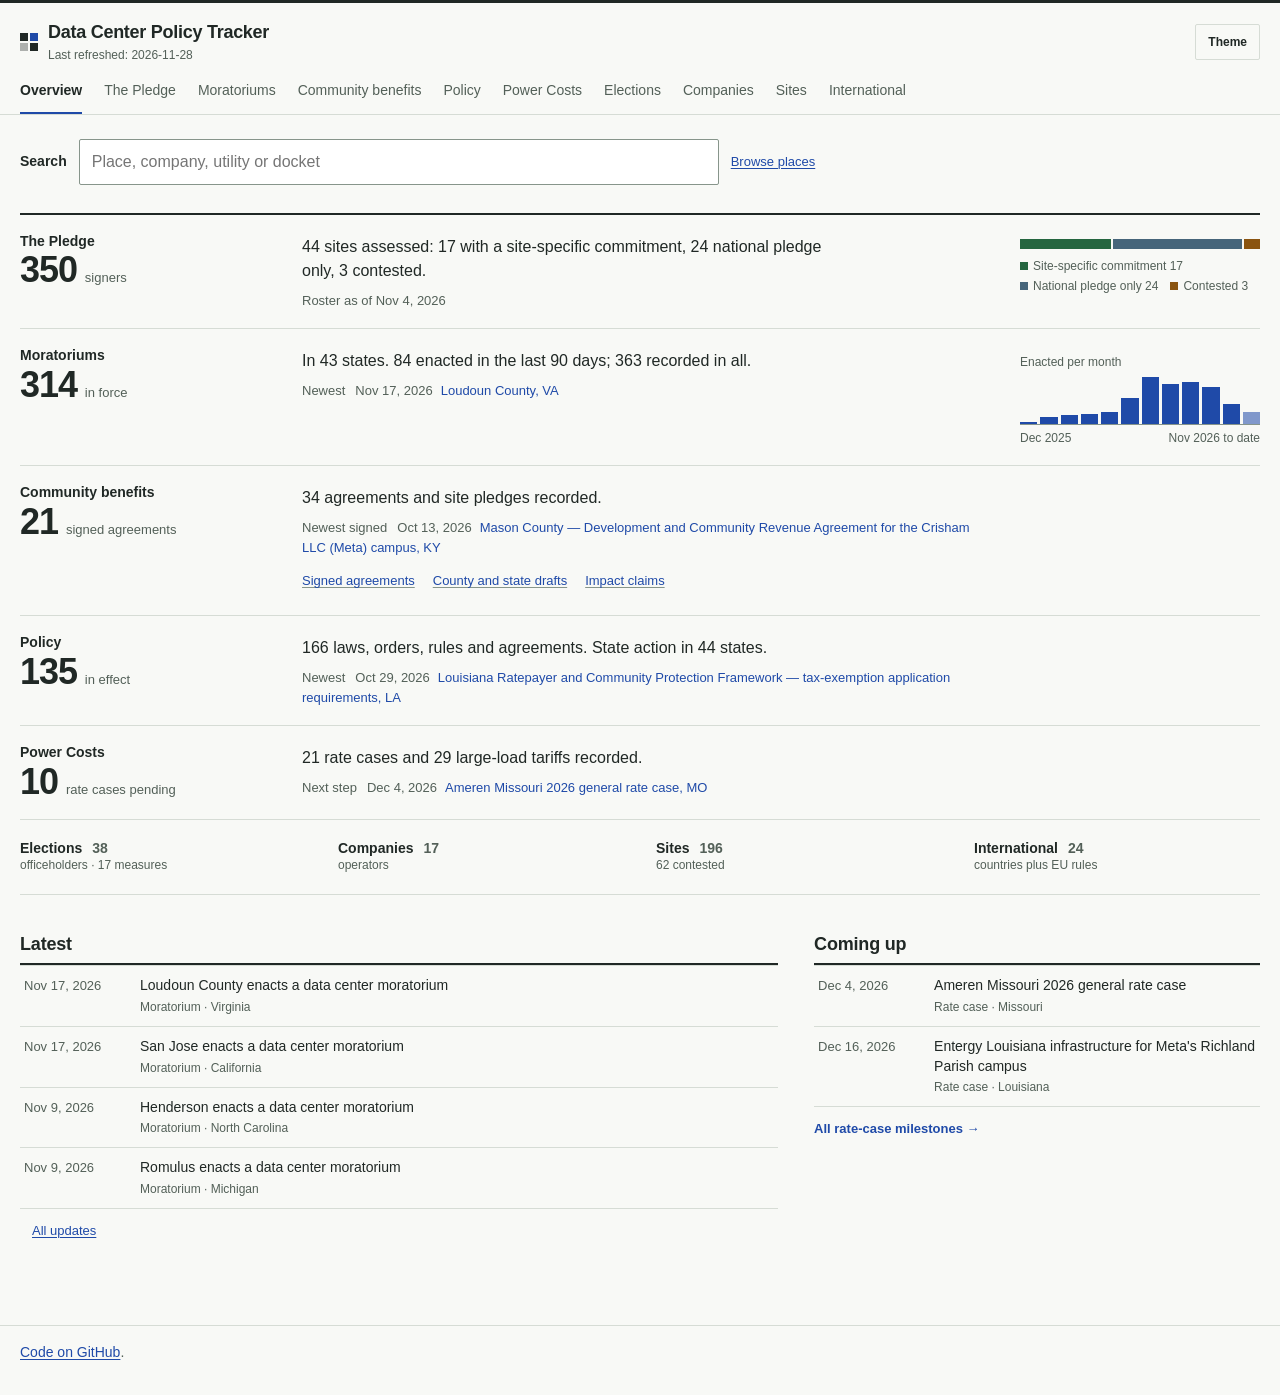
<file: docs/index.html>
<!doctype html>
<html lang="en" data-theme="light">
  <head>
    <meta charset="utf-8" />
    <meta name="viewport" content="width=device-width, initial-scale=1, viewport-fit=cover" />
    <meta name="color-scheme" content="light dark" />
    <meta name="theme-color" content="#f8f9f6" />
    <title>Data Center Policy Tracker: the US and selected countries</title>
    <meta
      name="description"
      content="Data-center moratoriums, state and local policies, community benefit agreements, utility tariffs and rate cases, elections, and operators' commitments at contested sites in the U.S. and selected countries."
    />
    <link rel="canonical" href="https://pranava0x0.github.io/datacenterpolicytracker/" />
    <link rel="alternate" type="text/markdown" title="Plain-text guide for AI agents" href="llms.txt" />
    <meta property="og:type" content="website" />
    <meta property="og:site_name" content="Data Center Policy Tracker" />
    <meta property="og:title" content="Data Center Policy Tracker" />
    <meta property="og:description" content="A sourced record of data-center moratoriums, policies, benefit agreements, tariffs, rate cases, elections and operator commitments in the U.S. and selected countries." />
    <meta property="og:url" content="https://pranava0x0.github.io/datacenterpolicytracker/" />
    <meta name="twitter:card" content="summary" />
    <script type="application/ld+json">
      {
        "@context": "https://schema.org",
        "@type": "Dataset",
        "name": "Data Center Policy Tracker",
        "description": "Data-center moratoriums, policies, benefit agreements, utility tariffs, rate cases, elections, operators' published commitments to host communities and community responses, each linked to its primary source.",
        "url": "https://pranava0x0.github.io/datacenterpolicytracker/",
        "isAccessibleForFree": true,
        "dateModified": "2026-11-28",
        "creator": { "@type": "Person", "name": "pranava0x0", "url": "https://github.com/pranava0x0" },
        "spatialCoverage": "United States and selected countries",
        "distribution": [
          { "@type": "DataDownload", "encodingFormat": "text/markdown", "contentUrl": "https://pranava0x0.github.io/datacenterpolicytracker/llms.txt" }
        ]
      }
    </script>
    <link rel="preload" as="fetch" href="data/companies.json" crossorigin />
    <link rel="stylesheet" href="styles.css?v=20261123-ledger" />
    <!-- html2pdf is lazy-loaded on demand by the moratorium PDF export (see
         loadHtml2Pdf in app.js) so it doesn't block first paint or tests. -->
    <script defer src="app.js?v=20261123-ledger"></script>
  </head>
  <body>
    <a class="skip-link" href="#main">Skip to main content</a>

    <header class="topbar" role="banner">
      <div class="topbar-inner">
        <div class="topbar-title"><span class="identity-mark" aria-hidden="true"><i></i><i></i><i></i><i></i></span><div>
          <h1 aria-label="Data Center Policy Tracker">Data Center Policy Tracker</h1>
          <p class="topbar-sub" id="meta">Loading…</p></div>
        </div>
        <nav class="topbar-controls" aria-label="Toolbar">
          <button id="theme-toggle" type="button" aria-label="Theme: toggle dark mode" title="Toggle theme">Theme</button>
        </nav>
      </div>

      <nav class="primary-nav" aria-label="Main navigation">
        <div class="tabbar nav-tabs" role="tablist" aria-label="Dashboard views">
          <button id="tab-overview" class="tab" role="tab" type="button" aria-selected="true" aria-controls="view-overview">Overview</button>
          <button id="tab-ratepayer" class="tab" aria-label="The Pledge" role="tab" type="button" aria-selected="false" aria-controls="view-ratepayer">The Pledge</button>
          <button id="tab-moratoriums" class="tab" aria-label="Moratoriums" role="tab" type="button" aria-selected="false" aria-controls="view-moratoriums">Moratoriums</button>
          <button id="tab-benefits" class="tab" role="tab" type="button" aria-selected="false" aria-controls="view-benefits">Community benefits</button>
          <button id="tab-policies" class="tab" aria-label="Policy" role="tab" type="button" aria-selected="false" aria-controls="view-policies">Policy</button>
          <button id="tab-tariffs" class="tab" aria-label="Power Costs" role="tab" type="button" aria-selected="false" aria-controls="view-tariffs">Power Costs</button>
          <button id="tab-elections" class="tab" role="tab" type="button" aria-selected="false" aria-controls="view-elections">Elections</button>
          <button id="tab-comparison" class="tab" role="tab" type="button" aria-selected="false" aria-controls="view-comparison">Companies</button>
          <button id="tab-explorer" class="tab" role="tab" type="button" aria-selected="false" aria-controls="view-explorer">Sites</button>
          <button id="tab-world" class="tab" role="tab" type="button" aria-selected="false" aria-controls="view-world" aria-label="International">International</button>
          <button id="tab-updates" class="tab tab-util" role="tab" hidden type="button" aria-selected="false" aria-controls="view-updates">Updates</button>
        </div>
      </nav>
    </header>

    <main id="main" tabindex="-1" role="main">
      <!-- ====================== OVERVIEW VIEW ====================== -->
      <!-- The Home tab, cut to a news-style briefing (v3): a one-line dek, a
           numbers band summarizing the whole record, the soonest docket
           milestones + the change feed, and one card per tab. The shape
           graphics that used to render here (roster bar, commitment meters,
           50-state strip) live with their subjects now — the bar and strip in
           The Pledge tab's Coverage section, the meters superseded by the
           commitment band's own tallies. Stats are computed from the loaded
           data by renderPledgeHero(); nothing here is a hardcoded number. -->
      <section
        id="view-overview"
        class="view"
        role="tabpanel"
        aria-labelledby="tab-overview"
      >
        <div class="home-body">

          <form class="civic-search" id="civic-search" role="search">
            <label for="civic-query">Search</label>
            <input id="civic-query" type="search" autocomplete="off" placeholder="Place, company, utility or docket" />
            <a class="civic-browse" href="?browse=places#overview">Browse places</a>
          </form>
          <div id="civic-search-panel" hidden>
            <div class="civic-controls"><label>Type <select id="civic-kind"><option value="">All records</option><option value="project">Sites</option><option value="policy">Policies</option><option value="agreement">Agreements</option><option value="moratorium">Moratoriums</option><option value="tariff">Tariffs</option><option value="rate_case">Rate cases</option><option value="company">Companies</option></select></label><button id="civic-reset" type="button">Clear</button></div>
            <h2 id="civic-place-heading" hidden></h2><p id="civic-place-scope" class="civic-status" hidden></p>
            <p id="civic-search-status" class="civic-status" role="status" aria-live="polite"></p>
            <button id="civic-retry" class="btn-link" type="button" hidden>Retry</button>
            <ul id="civic-places" class="civic-place-list"></ul>
            <ol id="civic-results" class="civic-results"></ol>
            <button id="civic-more" class="btn-link" type="button" hidden>Show more</button>
          </div>
          <div id="civic-home-content">
          <h2 class="sr-only">Top lines</h2>
          <ol class="ledger" id="home-cards">
            <li class="ledger-row" data-topic="pledge">
              <button class="home-card ledger-head" type="button" data-path-target="pledge">
                <span class="home-card-title">The Pledge</span>
                <span class="home-card-num" data-count-for="pledge">&mdash;</span>
                <span class="home-card-sub" data-sub-for="pledge"></span>
              </button>
              <div class="ledger-body"><p class="ledger-line" data-line-for="pledge"></p><p class="ledger-latest" data-latest-for="pledge"></p></div>
              <div class="ledger-mark" data-mark-for="pledge"></div>
            </li>
            <li class="ledger-row" data-topic="moratoriums">
              <button class="home-card ledger-head" type="button" data-path-target="moratoriums">
                <span class="home-card-title">Moratoriums</span>
                <span class="home-card-num" data-count-for="moratoriums">&mdash;</span>
                <span class="home-card-sub" data-sub-for="moratoriums"></span>
              </button>
              <div class="ledger-body"><p class="ledger-line" data-line-for="moratoriums"></p><p class="ledger-latest" data-latest-for="moratoriums"></p></div>
              <div class="ledger-mark" data-mark-for="moratoriums"></div>
            </li>
            <li class="ledger-row" data-topic="agreements">
              <button class="home-card ledger-head" type="button" data-path-target="benefits">
                <span class="home-card-title">Community benefits</span>
                <span class="home-card-num" data-count-for="agreements">&mdash;</span>
                <span class="home-card-sub" data-sub-for="agreements"></span>
              </button>
              <div class="ledger-body"><p class="ledger-line" data-line-for="agreements"></p><p class="ledger-latest" data-latest-for="agreements"></p>
                <p class="ledger-links home-tasks"><button type="button" data-guide-target="strongest">Signed agreements</button><button type="button" data-guide-target="drafts">County and state drafts</button><button type="button" data-guide-target="evidence">Impact claims</button></p>
              </div>
              <div class="ledger-mark" data-mark-for="agreements"></div>
            </li>
            <li class="ledger-row" data-topic="policies">
              <button class="home-card ledger-head" type="button" data-path-target="policies">
                <span class="home-card-title">Policy</span>
                <span class="home-card-num" data-count-for="policies">&mdash;</span>
                <span class="home-card-sub" data-sub-for="policies"></span>
              </button>
              <div class="ledger-body"><p class="ledger-line" data-line-for="policies"></p><p class="ledger-latest" data-latest-for="policies"></p></div>
              <div class="ledger-mark" data-mark-for="policies"></div>
            </li>
            <li class="ledger-row" data-topic="tariffs">
              <button class="home-card ledger-head" type="button" data-path-target="tariffs">
                <span class="home-card-title">Power Costs</span>
                <span class="home-card-num" data-count-for="tariffs">&mdash;</span>
                <span class="home-card-sub" data-sub-for="tariffs"></span>
              </button>
              <div class="ledger-body"><p class="ledger-line" data-line-for="tariffs"></p><p class="ledger-latest" data-latest-for="tariffs"></p></div>
              <div class="ledger-mark" data-mark-for="tariffs"></div>
            </li>
            <li class="ledger-row ledger-row--more">
              <button class="home-card" type="button" data-path-target="elections"><span class="home-card-title">Elections</span><span class="home-card-num" data-count-for="elections">&mdash;</span><span class="home-card-sub" data-sub-for="elections"></span></button>
              <button class="home-card" type="button" data-path-target="companies"><span class="home-card-title">Companies</span><span class="home-card-num" data-count-for="companies">&mdash;</span><span class="home-card-sub" data-sub-for="companies"></span></button>
              <button class="home-card" type="button" data-path-target="explorer"><span class="home-card-title">Sites</span><span class="home-card-num" data-count-for="sites">&mdash;</span><span class="home-card-sub" data-sub-for="sites"></span></button>
              <button class="home-card" type="button" data-path-target="world"><span class="home-card-title">International</span><span class="home-card-num" data-count-for="world">&mdash;</span><span class="home-card-sub" data-sub-for="world"></span></button>
            </li>
          </ol>
          <div class="home-latest">
            <section class="home-feed" aria-labelledby="home-latest-h">
              <h2 class="home-h" id="home-latest-h">Latest</h2>
              <ol id="home-latest-list" class="feed-list"></ol>
              <button type="button" class="btn-link home-latest-more" id="home-latest-more" hidden></button>
              <a class="home-all-updates" href="#updates">All updates</a>
            </section>
            <section class="whats-next" aria-labelledby="wn-h" id="whats-next">
              <h2 class="home-h" id="wn-h">Coming up</h2>
              <ol id="whats-next-list" class="feed-list"></ol>
              <button id="whats-next-more" class="btn-link" type="button" data-path-target="ratecases">
                All rate-case milestones &rarr;
              </button>
            </section>
          </div>
          </div>
        </div>
      </section>

      <section id="view-updates" class="view" role="tabpanel" aria-labelledby="tab-updates" hidden>
        <div class="hero"><h2 class="hero-title">Updates</h2></div>
        <div class="civic-controls"><label>Show <select id="civic-update-kind"><option value="">All updates</option><option value="record">Record changes</option><option value="action">Dated actions and observations</option></select></label></div>
        <p id="civic-updates-status" class="civic-status" role="status"></p>
        <ol id="civic-updates" class="civic-results"></ol><button id="civic-updates-more" class="btn-link" type="button" hidden>Show more</button>
      </section>
      <!-- ====================== COMPARISON VIEW ====================== -->
      <section
        id="view-comparison"
        class="view"
        role="tabpanel"
        aria-labelledby="tab-comparison"
        hidden
      >
        <div class="hero">

          <h2 class="hero-title">Companies</h2>
        </div>

        <div class="subtabs subtabs--view" role="tablist" aria-label="Companies view">
          <button class="subtab" role="tab" type="button" id="subtab-co-profiles" aria-selected="true" tabindex="0" aria-controls="subpane-co-profiles">
            Profiles <span class="subtab-count" id="co-profiles-count"></span>
          </button>
          <button class="subtab" role="tab" type="button" id="subtab-co-commitments" aria-selected="false" tabindex="-1" aria-controls="subpane-co-commitments">
            Commitments <span class="subtab-count" id="matrix-count"></span>
          </button>
          <button class="subtab" role="tab" type="button" id="subtab-co-footprint" aria-selected="false" tabindex="-1" aria-controls="subpane-co-footprint">
            Footprint <span class="subtab-count" id="agg-company-count"></span>
          </button>
        </div>

        <div class="subtab-panel" id="subpane-co-profiles" role="tabpanel" aria-labelledby="subtab-co-profiles">
          <p class="acc-sub">
            Commitment depth counts the operator&rsquo;s own published statements on each theme.
          </p>
          <ul class="depth-legend" aria-label="Commitment depth legend">
            <li><span class="depth-chip depth-specific">Specific</span> at least one statement with a figure (jobs, dollars, megawatts, gallons)</li>
            <li><span class="depth-chip depth-general">General</span> a written commitment without a figure</li>
            <li><span class="depth-chip depth-none">None found</span> nothing published on the theme</li>
          </ul>
          <ol class="co-cards" id="co-cards" role="list"></ol>
        </div>

        <div class="subtab-panel" id="subpane-co-commitments" role="tabpanel" aria-labelledby="subtab-co-commitments" hidden>
          <div class="matrix-toolbar">
            <p class="matrix-help">
              How specific each operator&rsquo;s published commitments are on each theme, and how many statements back each one.
            </p>
            <span class="export-btns">
              <button id="matrix-csv" type="button" class="btn-ghost matrix-csv" aria-label="Download the company-by-theme matrix as a CSV file">⤓ CSV</button>
              <button id="comparison-pdf-btn" type="button" class="btn-ghost" aria-label="Export comparison view as PDF">⤓ PDF</button>
            </span>
          </div>
          <ul class="depth-legend" aria-label="Cell legend">
            <li><span class="depth-mark depth-specific" aria-hidden="true"></span> Specific: a statement with a figure</li>
            <li><span class="depth-mark depth-general" aria-hidden="true"></span> General: written, no figure</li>
            <li><span class="depth-mark depth-none" aria-hidden="true"></span> None found</li>
            <li class="muted">Number = published statements</li>
          </ul>
        <div class="matrix-wrap" role="region" aria-label="Company × Theme matrix">
          <table id="comparison-matrix" class="matrix">
            <thead>
              <tr id="matrix-head-row"><th class="col-company" scope="col">Company</th></tr>
            </thead>
            <tbody id="matrix-body"></tbody>
          </table>
          <div id="matrix-tooltip" class="matrix-tooltip" hidden role="tooltip" aria-live="off"></div>
        </div>
          <section class="theme-quotes" id="theme-quotes" aria-live="polite">
            <div class="theme-quotes-head">
              <h3 class="theme-quotes-title" id="theme-quotes-title">Read the quotes</h3>
              <div class="theme-picker" id="theme-picker" role="group" aria-label="Theme"></div>
            </div>
            <ol class="theme-quotes-list" id="theme-quotes-list" role="list"></ol>
          </section>
        </div>

        <div class="subtab-panel" id="subpane-co-footprint" role="tabpanel" aria-labelledby="subtab-co-footprint" hidden>
          <div class="table-controls">
            <p class="acc-sub">What each operator has announced across the sites tracked here.</p>
            <span class="export-btns">
              <button id="agg-csv-btn" type="button" class="btn-ghost" title="All totals: by company, state, signatory category and utility">⤓ CSV</button>
              <button id="agg-pdf-btn" type="button" class="btn-ghost" title="All totals: by company, state, signatory category and utility">⤓ PDF</button>
            </span>
          </div>
            <div class="table-scroll">
              <table class="agg-table" id="agg-company-table" aria-label="Company rollup">
                <thead>
                  <tr>
                    <th scope="col" data-sort-key="name" data-sort-table="company" class="sortable">Company <span class="sort-ind" aria-hidden="true"></span></th>
                    <th scope="col" class="num sortable" data-sort-key="projects" data-sort-table="company">Projects <span class="sort-ind" aria-hidden="true"></span></th>
                    <th scope="col" class="num sortable" data-sort-key="power_mw" data-sort-table="company">Power <span class="sort-ind" aria-hidden="true"></span></th>
                    <th scope="col" class="num sortable" data-sort-key="capex" data-sort-table="company">Investment <span class="sort-ind" aria-hidden="true"></span></th>
                    <th scope="col" class="num sortable" data-sort-key="jobs" data-sort-table="company">Jobs <span class="sort-ind" aria-hidden="true"></span></th>
                    <th scope="col" class="num sortable" data-sort-key="claims" data-sort-table="company">Claims <span class="sort-ind" aria-hidden="true"></span></th>
                    <th scope="col" class="num responses-col sortable" data-sort-key="responses" data-sort-table="company" title="Community responses by stance">Responses <span class="sort-ind" aria-hidden="true"></span></th>
                  </tr>
                </thead>
                <tbody id="agg-company-tbody"></tbody>
                <tfoot id="agg-company-tfoot"></tfoot>
              </table>
            </div>
        </div>

        <section
          id="company-detail"
          class="company-detail"
          aria-live="polite"
          hidden
        >
          <button
            id="company-detail-close"
            class="detail-close"
            type="button"
            aria-label="Close company summary"
          >
            ×
          </button>
          <header class="detail-header">
            <p class="detail-kind" id="cd-hq">—</p>
            <h3 id="cd-name">—</h3>
          </header>

          <p id="cd-summary" class="company-summary muted">
            Select a company.
          </p>

          <dl class="kv">
            <dt>Official community page</dt>
            <dd id="cd-page-link">—</dd>
            <dt>Recorded claims</dt>
            <dd id="cd-claim-count">—</dd>
            <dt>Tracked projects</dt>
            <dd id="cd-project-count">—</dd>
            <dt>Last reviewed</dt>
            <dd id="cd-last-reviewed">—</dd>
          </dl>

          <section id="cd-responses-breakdown" class="cd-responses-breakdown" hidden aria-label="Community response breakdown">
            <h4 class="cd-breakdown-heading">Community responses</h4>
            <div id="cd-breakdown-body"></div>
          </section>

          <div class="detail-cta">
            <button
              id="cd-view-projects"
              class="btn-ghost"
              type="button"
            >
              View this company's projects →
            </button>
          </div>
        </section>
      </section>

      <!-- ====================== EXPLORER VIEW ====================== -->
      <section
        id="view-explorer"
        class="view"
        role="tabpanel"
        aria-labelledby="tab-explorer"
        hidden
      >
        <div class="hero">

          <h2 class="hero-title">Sites</h2>
        </div>

        <div class="subtabs subtabs--view" role="tablist" aria-label="Sites view">
          <button class="subtab" role="tab" type="button" id="subtab-sites-map" aria-selected="true" tabindex="0" aria-controls="subpane-sites-map">
            Map &amp; list <span class="subtab-count" id="sites-map-count"></span>
          </button>
          <button class="subtab" role="tab" type="button" id="subtab-sites-contested" aria-selected="false" tabindex="-1" aria-controls="subpane-sites-contested">
            Contested <span class="subtab-count" id="sites-contested-count"></span>
          </button>
          <button class="subtab" role="tab" type="button" id="subtab-sites-states" aria-selected="false" tabindex="-1" aria-controls="subpane-sites-states">
            By state <span class="subtab-count" id="agg-state-count"></span>
          </button>
        </div>

        <div class="subtab-panel" id="subpane-sites-map" role="tabpanel" aria-labelledby="subtab-sites-map">
        <div class="filter-bar" id="explorer-filter-section">
        <div
          class="theme-filter-row"
          id="theme-filter-row"
          role="group"
          aria-label="Filter projects by theme"
        ></div>

        <div class="explorer-filters" role="group" aria-label="Filter projects">
          <label class="filter filter-search">
            <span class="sr-only">Search sites</span>
            <input id="f-q" type="search" placeholder="Search site, city, state or company" autocomplete="off" />
          </label>
          <label class="filter">
            <span class="sr-only">Company</span>
            <select id="f-company">
              <option value="">All companies</option>
            </select>
          </label>
          <label class="filter">
            <span class="sr-only">State</span>
            <select id="f-state">
              <option value="">All states</option>
            </select>
          </label>
          <label class="filter">
            <span class="sr-only">Status</span>
            <select id="f-status">
              <option value="">Any status</option>
              <option value="announced">Announced</option>
              <option value="construction">Under construction</option>
              <option value="operational">Operational</option>
              <option value="withdrawn">Withdrawn</option>
            </select>
          </label>
          <label class="filter">
            <span class="sr-only">Community stance</span>
            <select id="f-stance">
              <option value="">Any community stance</option>
              <option value="positive">Has positive responses</option>
              <option value="mixed">Has mixed responses</option>
              <option value="negative">Has negative responses</option>
            </select>
          </label>
          <label class="filter">
            <span class="sr-only">Constituency</span>
            <select id="f-constituency">
              <option value="">Any constituency</option>
              <option value="residents">Residents</option>
              <option value="local_government">Local government</option>
              <option value="ngo">NGO</option>
              <option value="regulator">Regulator</option>
              <option value="journalist">Journalist</option>
              <option value="academic">Academic</option>
            </select>
          </label>
          <label class="filter">
            <span class="sr-only">Sort by</span>
            <select id="f-sort">
              <option value="composite">Sort: most benefit claimed</option>
              <option value="investment">Sort: investment</option>
              <option value="jobs">Sort: jobs</option>
              <option value="claims">Sort: published statements</option>
            </select>
          </label>
          <button id="f-reset" type="button" class="btn-ghost">Reset</button>
          <span class="export-btns">
            <button id="explorer-csv-btn" type="button" class="btn-ghost">⤓ CSV</button>
            <button id="explorer-pdf-btn" type="button" class="btn-ghost">⤓ PDF</button>
          </span>
        </div>
          <p class="filter-bar-meta" role="status"><span id="explorer-filter-count"></span></p>
        </div>

        <div class="explorer-layout">
          <div id="map" class="map" aria-label="Project map" role="group"></div>
          <aside class="explorer-list" aria-label="Project list">
            <p class="list-meta" id="explorer-meta">Loading projects…</p>
            <ol id="project-list" class="project-list" aria-label="Sites"></ol>
          </aside>
        </div>

        <section
          id="project-detail"
          class="project-detail"
          aria-live="polite"
          hidden
        >
          <button id="detail-close" class="detail-close" type="button" aria-label="Close detail">
            ×
          </button>
          <header class="detail-header">
            <button type="button" class="btn-link" id="d-company" title="Open company profile">—</button>
            <h3 id="d-name">—</h3>
            <p class="detail-sub">
              <span id="d-location">—</span> ·
              <span id="d-status">—</span> ·
              announced <span id="d-year">—</span>
            </p>
          </header>

          <div class="detail-tabs" role="tablist" aria-label="Project detail sections">
            <button
              id="dtab-overview"
              class="dtab"
              role="tab"
              type="button"
              aria-selected="true"
              aria-controls="dpane-overview"
            >
              Overview
            </button>
            <button
              id="dtab-claims"
              class="dtab"
              role="tab"
              type="button"
              aria-selected="false"
              aria-controls="dpane-claims"
            >
              Claims <span class="dtab-count" id="dtab-claims-count" hidden></span>
            </button>
            <button
              id="dtab-responses"
              class="dtab"
              role="tab"
              type="button"
              aria-selected="false"
              aria-controls="dpane-responses"
            >
              On the ground <span class="dtab-count" id="dtab-responses-count" hidden></span>
            </button>
            <button
              id="dtab-timeline"
              class="dtab"
              role="tab"
              type="button"
              aria-selected="false"
              aria-controls="dpane-timeline"
            >
              Timeline <span class="dtab-count" id="dtab-timeline-count" hidden></span>
            </button>
          </div>

          <div
            id="dpane-overview"
            class="dpane"
            role="tabpanel"
            aria-labelledby="dtab-overview"
          >
            <dl class="kv">
              <dt>Claimed investment</dt>
              <dd id="d-investment">—</dd>
              <dt>Claimed jobs</dt>
              <dd id="d-jobs">—</dd>
              <dt>Acreage</dt>
              <dd id="d-acreage">—</dd>
              <dt>Power capacity</dt>
              <dd id="d-power">—</dd>
              <dt>GPU / accelerator count</dt>
              <dd id="d-gpus">—</dd>
              <dt>Offtaker</dt>
              <dd id="d-offtaker">—</dd>
              <dt>Project page</dt>
              <dd id="d-project-page">—</dd>
              <dt>Record source</dt>
              <dd id="d-source">—</dd>
              <dt>Notes</dt>
              <dd id="d-notes">—</dd>
            </dl>

            <section
              id="d-at-a-glance"
              class="at-a-glance"
              aria-labelledby="d-at-a-glance-heading"
              hidden
            >
              <h4 id="d-at-a-glance-heading">At a glance</h4>
              <p class="at-a-glance-sub">
                Summarized from this site's claims. Quotes and sources are on the Claims tab.
              </p>
              <ul id="d-at-a-glance-list" class="at-a-glance-list"></ul>
            </section>
          </div>

          <div
            id="dpane-claims"
            class="dpane"
            role="tabpanel"
            aria-labelledby="dtab-claims"
            hidden
          >
            <ol id="d-claims" class="claims-list compact">
              <li class="muted">No site-specific claims captured yet.</li>
            </ol>
          </div>

          <div
            id="dpane-responses"
            class="dpane"
            role="tabpanel"
            aria-labelledby="dtab-responses"
            hidden
          >
            <p class="response-help">
              What officials, residents, advocates, regulators, and reporters have said about this site.
            </p>
            <ol id="d-responses" class="response-list">
              <li class="muted">No on-the-ground feedback captured for this site yet.</li>
            </ol>
          </div>

          <div
            id="dpane-timeline"
            class="dpane"
            role="tabpanel"
            aria-labelledby="dtab-timeline"
            hidden
          >
            <p class="response-help">
              Hearings, votes, permits, filings and coverage at this site, newest first. Announced future dates lead.
            </p>
            <ol id="d-timeline" class="timeline" role="list"></ol>
          </div>
        </section>
        </div>

        <div class="subtab-panel" id="subpane-sites-contested" role="tabpanel" aria-labelledby="subtab-sites-contested" hidden>
          <p class="acc-sub">
            Sites with documented pushback: a critical community response, disputed ratepayer costs, a disputed promise, or a lawsuit. Each carries a dated local timeline of hearings, votes, permits, filings and coverage.
          </p>
          <div class="filter-bar filter-bar--slim" role="group" aria-label="Filter contested sites">
            <label class="filter">
              <span class="sr-only">State</span>
              <select id="c-state"><option value="">All states</option></select>
            </label>
            <label class="filter">
              <span class="sr-only">Company</span>
              <select id="c-company"><option value="">All companies</option></select>
            </label>
            <label class="filter">
              <span class="sr-only">Sort</span>
              <select id="c-sort">
                <option value="recent">Most recent activity</option>
                <option value="upcoming">Next date first</option>
                <option value="critical">Most critical responses</option>
              </select>
            </label>
            <span class="filter-bar-meta" role="status" id="contested-meta"></span>
          </div>
          <ol class="contested-list" id="contested-list" role="list"></ol>
        </div>

        <div class="subtab-panel" id="subpane-sites-states" role="tabpanel" aria-labelledby="subtab-sites-states" hidden>
          <div id="sites-by-state-section">
            <div class="table-scroll">
              <table class="agg-table" id="agg-state-table" aria-label="State rollup">
                <thead>
                  <tr>
                    <th scope="col" data-sort-key="state" data-sort-table="state" class="sortable">State <span class="sort-ind" aria-hidden="true"></span></th>
                    <th scope="col" class="num sortable" data-sort-key="companies" data-sort-table="state">Companies <span class="sort-ind" aria-hidden="true"></span></th>
                    <th scope="col" class="num sortable" data-sort-key="projects" data-sort-table="state">Projects <span class="sort-ind" aria-hidden="true"></span></th>
                    <th scope="col" class="num sortable" data-sort-key="power_mw" data-sort-table="state">Power <span class="sort-ind" aria-hidden="true"></span></th>
                    <th scope="col" class="num sortable" data-sort-key="capex" data-sort-table="state">Investment <span class="sort-ind" aria-hidden="true"></span></th>
                    <th scope="col" class="num sortable" data-sort-key="jobs" data-sort-table="state">Jobs <span class="sort-ind" aria-hidden="true"></span></th>
                    <th scope="col" class="num responses-col sortable" data-sort-key="responses" data-sort-table="state" title="Community responses by stance">Responses <span class="sort-ind" aria-hidden="true"></span></th>
                  </tr>
                </thead>
                <tbody id="agg-state-tbody"></tbody>
                <tfoot id="agg-state-tfoot"></tfoot>
              </table>
            </div>
          </div>
        </div>
      </section>

      <!-- ================= RATEPAYER PROTECTION PLEDGE VIEW ================= -->
      <section
        id="view-ratepayer"
        class="view"
        role="tabpanel"
        aria-labelledby="tab-ratepayer"
        hidden
      >
        <div class="hero">

          <h2 class="hero-title">The Pledge</h2>
          <p class="hero-dek hero-status"><span id="rp-status"></span> <a id="rp-pledge-link" href="#" target="_blank" rel="noopener noreferrer">White House pledge, <span id="rp-pledge-date">March 4, 2026</span> →</a></p>
        </div>

        <!-- ---------------------------------------------------------------
             1. THE PLEDGE — the five commitments, rendered as the page's
             spine. Each carries a live count of how the assessed sites score
             on that principle, which turns the existing per-principle rubric
             into the thing the page is organized around.

             Collapsed by default: the commitments are reference material a
             returning reader has already read, and the page's live content
             (coverage, scorecard) is what they came back for. Expanding it
             from elsewhere goes through goToPledgeTarget(), which opens the
             panel before scrolling — a smooth-scroll to a collapsed section
             lands on a closed bar and reads as a broken link.
             --------------------------------------------------------------- -->
        <details class="rp-band acc acc--band" id="rp-commitments-section">
          <summary>
            <!-- A real <h3>, not a styled <span>: a collapsed section whose
                 header isn't a heading element drops out of screen-reader
                 heading navigation and the document outline.

                 The kicker lives INSIDE the heading. <summary> takes phrasing
                 content optionally intermixed with heading content, so a
                 wrapping <div> is not conforming (W3C Nu: "Element div not
                 allowed as child of element summary") — but <h3> takes
                 phrasing content, so the kicker nests happily there. -->
            <h3 class="rp-band-title acc-title" id="rp-commitments-heading">
              Five commitments
            </h3>
            <span class="acc-count" id="rp-commitments-count"></span>
            <span class="acc-chevron" aria-hidden="true"></span>
          </summary>
          <div class="acc-body">
            <ol id="rp-commitments" class="rp-commit-list"></ol>
            <p class="rp-band-source">
              Commitment titles and text quoted verbatim from the
              <a
                id="rp-commitments-link"
                href="#"
                target="_blank"
                rel="noopener noreferrer"
                >White House Ratepayer Protection Pledge</a
              >. Counts cover assessed sites only.
            </p>
          </div>
        </details>

        <!-- ---------------------------------------------------------------
             2. ROSTER (collapsed: "did my utility sign?" is one tap away),
                then TRACKED SITES (the tab's own question, open), then
                COVERAGE by category and the state grid.
             --------------------------------------------------------------- -->
        <section id="rp-roster-section">
          <details class="acc" id="rp-roster-details">
            <summary id="rp-roster-summary">
              <h3 class="acc-title" id="rp-roster-heading">Signatory roster</h3>
              <span class="acc-count" id="rp-roster-total"></span>
              <span class="acc-chevron" aria-hidden="true"></span>
            </summary>
            <div class="acc-body">
            <p class="acc-sub" id="rp-roster-sub">
              From the White House roster.
            </p>
            <div class="rp-roster-controls">
              <label class="rp-roster-search" for="rp-roster-q">
                <span class="visually-hidden">Search signatories by name or domain</span>
                <input
                  id="rp-roster-q"
                  type="search"
                  placeholder="Search by name or domain…"
                  autocomplete="off"
                />
              </label>
              <div
                id="rp-roster-filters"
                class="rp-roster-filters"
                role="group"
                aria-label="Filter roster by category"
              ></div>
            </div>
            <p class="rp-roster-count" id="rp-roster-count" role="status"></p>
            <ul id="rp-roster" class="rp-roster"></ul>
            </div>
          </details>
        </section>

        <details class="acc" id="rp-coverage-section">
          <summary>
            <h3 class="acc-title" id="rp-coverage-heading">Coverage</h3>
            <span class="acc-count" id="rp-coverage-count"></span>
            <span class="acc-chevron" aria-hidden="true"></span>
          </summary>
          <div class="acc-body">
            <p class="acc-sub" id="rp-coverage-sub">
              Buyers, utilities, cooperatives, developers, and governors.
            </p>
            <!-- The proportional roster bar (moved here from the Home band in
                 v3): a single count says nothing about the shape of the
                 coalition, and the shape — overwhelmingly rural cooperatives —
                 is the story. -->
            <div id="pledge-coverage-bar" class="pledge-bar"></div>
            <ul id="pledge-coverage-key" class="pledge-bar-key"></ul>
            <p class="rp-drift-note" id="rp-drift-note" hidden></p>

            <h4 class="rp-subhead" id="rp-states-heading">States</h4>
            <p class="rp-section-sub">
              Darker states have more tracked sites, pauses, policies, tariffs and rate cases. ★ = governor signed the addendum.
            </p>
            <div id="pledge-state-strip" class="pledge-state-strip" role="group" aria-labelledby="rp-states-heading"></div>
            <p class="pledge-strip-key" id="pledge-strip-key"></p>
          </div>
        </details>

        <!-- ---------------------------------------------------------------
             TRACKED SITES — one list, four cohorts, as sub-tabs.

             These were four sibling sections; they are four *bucketings of
             the same site list*, and a reader wants one at a time. That is
             the test for a sub-tab group rather than an accordion: sections
             you'd never want on screen together.

             The id stays `rp-scorecard-section` because PLEDGE_TARGETS and
             the Overview "For researchers" pathway card both scroll to it.
             --------------------------------------------------------------- -->
        <details class="acc" id="rp-scorecard-section" open>
          <summary>
            <h3 class="acc-title" id="rp-scorecard-heading">Tracked sites</h3>
            <span class="acc-count" id="rp-sites-count"></span>
            <span class="acc-chevron" aria-hidden="true"></span>
          </summary>
          <div class="acc-body">
            <div class="subtabs" role="tablist" aria-label="Site cohort">
              <button
                class="subtab"
                role="tab"
                type="button"
                id="subtab-rp-sites-assessed"
                aria-selected="true"
                tabindex="0"
                aria-controls="subpane-rp-sites-assessed"
              >
                Assessed <span class="subtab-count" id="rp-scorecard-count"></span>
              </button>
              <button
                class="subtab"
                role="tab"
                type="button"
                id="subtab-rp-sites-unassessed"
                aria-selected="false"
                tabindex="-1"
                aria-controls="subpane-rp-sites-unassessed"
              >
                Awaiting assessment
                <span class="subtab-count" id="rp-unassessed-count"></span>
              </button>
              <button
                class="subtab"
                role="tab"
                type="button"
                id="subtab-rp-sites-pre-pledge"
                aria-selected="false"
                tabindex="-1"
                aria-controls="subpane-rp-sites-pre-pledge"
              >
                Before the pledge
                <span class="subtab-count" id="rp-pre-pledge-count"></span>
              </button>
              <button
                class="subtab"
                role="tab"
                type="button"
                id="subtab-rp-sites-non-signatory"
                aria-selected="false"
                tabindex="-1"
                aria-controls="subpane-rp-sites-non-signatory"
              >
                Never signed
                <span class="subtab-count" id="rp-non-signatory-count"></span>
              </button>
            </div>

            <div
              class="subtab-panel"
              id="subpane-rp-sites-assessed"
              role="tabpanel"
              aria-labelledby="subtab-rp-sites-assessed"
            >
              <p class="acc-sub">
                Sites announced after their operator signed, plus earlier sites with later reporting that confirms the pledge applies.
              </p>
              <div class="rp-scorecard-toolbar">
                <div id="rp-legend" class="rp-legend" role="group" aria-label="Assessment status legend"></div>
                <span class="export-btns">
                  <button id="rp-export-csv" class="btn-ghost" type="button">⤓ CSV</button>
                  <button id="rp-export-pdf" class="btn-ghost" type="button">⤓ PDF</button>
                </span>
              </div>
              <!-- Sticky filter bar. The scorecard is 39 cards and growing; before
                   this the only way to find a site was to scroll all of them. -->
              <div class="rp-filterbar" id="rp-filterbar">
                <label class="rp-filter-search" for="rp-q">
                  <span class="visually-hidden">Search assessed sites</span>
                  <input
                    id="rp-q"
                    type="search"
                    placeholder="Search site, company, or state…"
                    autocomplete="off"
                  />
                </label>
                <div
                  class="rp-filter-chips"
                  id="rp-status-filter"
                  role="group"
                  aria-label="Filter by assessment status"
                ></div>
                <label class="rp-filter-flag">
                  <input type="checkbox" id="rp-only-concerns" />
                  Only sites with a ratepayer concern
                </label>
                <p class="rp-filter-count" id="rp-filter-count" role="status"></p>
              </div>
              <ul id="rp-scorecard" class="rp-scorecard"></ul>
            </div>

            <div
              class="subtab-panel"
              id="subpane-rp-sites-unassessed"
              role="tabpanel"
              aria-labelledby="subtab-rp-sites-unassessed"
              hidden
            >
              <p class="acc-sub">
                Not yet assessed. Each card identifies pledge-era timing or an unpublished signing date.
              </p>
              <ul id="rp-unassessed" class="rp-pre-pledge-list"></ul>
            </div>

            <div
              class="subtab-panel"
              id="subpane-rp-sites-pre-pledge"
              role="tabpanel"
              aria-labelledby="subtab-rp-sites-pre-pledge"
              hidden
            >
              <p class="acc-sub">
                Announced before the operator signed. Covered by the company's national pledge only.
              </p>
              <ul id="rp-pre-pledge" class="rp-pre-pledge-list"></ul>
            </div>

            <!-- Not part of the assessed cohort. This replaced a "Show
                 non-signatory companies" checkbox: a sub-tab is the same
                 opt-in reveal (default is Assessed, you have to choose this)
                 while sitting in the one place a reader compares cohorts.
                 The scope rule is unchanged and enforced elsewhere — no
                 `ratepayer` assessment is ever attached to these sites. -->
            <div
              class="subtab-panel"
              id="subpane-rp-sites-non-signatory"
              role="tabpanel"
              aria-labelledby="subtab-rp-sites-non-signatory"
              hidden
            >
              <p class="acc-sub">
                Companies that have not signed. Shown for comparison; some publish their own ratepayer commitments.
              </p>
              <ul id="rp-non-signatory" class="rp-pre-pledge-list"></ul>
            </div>
          </div>
        </details>

        <details class="acc" id="rp-category-section">
          <summary>
            <h3 class="acc-title">Signer categories</h3>
            <span class="acc-count" id="agg-signatory-count"></span>
            <span class="acc-chevron" aria-hidden="true"></span>
          </summary>
          <div class="acc-body">
            <p class="acc-sub" id="agg-signatory-sub"></p>
            <div class="table-scroll">
              <table
                class="agg-table"
                id="agg-signatory-table"
                aria-label="Rollup by pledge signatory category"
              >
                <thead>
                  <tr>
                    <th scope="col">Category</th>
                    <th scope="col" class="num">Companies</th>
                    <th scope="col" class="num">Sites</th>
                    <th scope="col" class="num">Power</th>
                    <th scope="col" class="num">Investment</th>
                    <th scope="col" class="num">Assessed</th>
                    <th scope="col" class="num">Contested</th>
                  </tr>
                </thead>
                <tbody id="agg-signatory-tbody"></tbody>
              </table>
            </div>
          </div>
        </details>

        <details class="acc" id="rp-utility-section">
          <summary>
            <h3 class="acc-title">Utilities</h3>
            <span class="acc-count" id="agg-utility-count"></span>
            <span class="acc-chevron" aria-hidden="true"></span>
          </summary>
          <div class="acc-body">
            <p class="acc-sub" id="agg-utility-sub"></p>
            <div class="table-scroll">
              <table class="agg-table" id="agg-utility-table" aria-label="Utility rollup">
                <thead>
                  <tr>
                    <th scope="col" data-sort-key="name" data-sort-table="utility" class="sortable">Utility <span class="sort-ind" aria-hidden="true"></span></th>
                    <th scope="col">Pledge</th>
                    <th scope="col">States</th>
                    <th scope="col" class="num sortable" data-sort-key="tariffs" data-sort-table="utility">Tariffs <span class="sort-ind" aria-hidden="true"></span></th>
                    <th scope="col" class="num sortable" data-sort-key="rateCases" data-sort-table="utility">Rate cases <span class="sort-ind" aria-hidden="true"></span></th>
                    <th scope="col" class="num sortable" data-sort-key="sites" data-sort-table="utility">Served sites <span class="sort-ind" aria-hidden="true"></span></th>
                  </tr>
                </thead>
                <tbody id="agg-utility-tbody"></tbody>
              </table>
            </div>
          </div>
        </details>

        <!-- ---------------------------------------------------------------
             3. SIGNATORY ROSTER — searchable, category-filterable. Rendered
             on first expand (300+ rows), not on view load — the id below is
             what that wiring and the e2e suite address.
             --------------------------------------------------------------- -->

        <p class="rp-footnote">
          Assessments are editorial judgments. A site without a site-specific commitment has not failed; the company has not published one for it.
        </p>

        <!-- ================= STATE PANEL MODAL =================
             Follows the tariff/moratorium modal pattern exactly: backdrop
             click, Escape, focus trap, return-focus on close. Deep-linkable
             at #state/TX. Contents are assembled from data already collected
             for other views — no new records back this panel. -->
        <div id="state-modal" class="state-modal" hidden>
          <div class="state-modal__backdrop" data-state-close aria-hidden="true"></div>
          <div
            id="state-detail"
            class="state-detail state-modal__dialog"
            role="dialog"
            aria-modal="true"
            aria-labelledby="sd-name"
          >
            <button
              id="state-detail-close"
              class="detail-close"
              type="button"
              aria-label="Close state details"
            >
              ×
            </button>
            <header class="detail-header">
              <p class="detail-kind" id="sd-kind">State</p>
              <h3 id="sd-name">—</h3>
              <p class="detail-sub" id="sd-governor">—</p>
            </header>
            <div id="sd-body" class="state-detail-body"></div>
          </div>
        </div>
      </section>

      <!-- ====================== MORATORIUMS VIEW ====================== -->
      <section
        id="view-elections"
        class="view"
        role="tabpanel"
        aria-labelledby="tab-elections"
        hidden
      >
        <div id="elections-content"><p class="muted">Loading election records…</p></div>
      </section>

      <!-- ====================== UTILITY TARIFFS VIEW ====================== -->
      <section
        id="view-tariffs"
        class="view"
        role="tabpanel"
        aria-labelledby="tab-tariffs"
        hidden
      >
        <div class="hero">

          <h2 class="hero-title">Power Costs</h2>
          <p class="hero-dek">

            <a
              id="tariff-lbl-link"
              href="https://eta-publications.lbl.gov/sites/default/files/2026-08/rate_designs_large_loads_2026.08.10.pdf"
              target="_blank"
              rel="noopener noreferrer"
              >Berkeley Lab · 2026 rate-design reference</a>
          </p>
        </div>

        <details id="power-brief" class="power-brief" aria-labelledby="power-brief-heading" hidden>
          <summary class="power-brief-head">
            <h3 id="power-brief-heading" class="power-brief-title">Dated briefing</h3>
            <span id="power-brief-asof" class="power-brief-asof"></span>
          </summary>
          <div id="power-brief-body"></div>
        </details>

        <!-- Status overview stats -->
        <ul id="tariff-stats" class="rp-stats" aria-label="Tariff statistics"></ul>

        <div class="subtabs subtabs--view" role="tablist" aria-label="Tariffs and rate cases view">
          <button class="subtab" role="tab" type="button" id="subtab-tar-ratecases" aria-selected="true" tabindex="0" aria-controls="subpane-tar-ratecases">
            Rate cases <span class="subtab-count" id="rate-cases-count"></span>
          </button>
          <button class="subtab" role="tab" type="button" id="subtab-tar-tariffs" aria-selected="false" tabindex="-1" aria-controls="subpane-tar-tariffs">
            Tariffs <span class="subtab-count" id="tariffs-count"></span>
          </button>
          <button class="subtab" role="tab" type="button" id="subtab-tar-elements" aria-selected="false" tabindex="-1" aria-controls="subpane-tar-elements">
            Elements <span class="subtab-count" id="tariff-coverage-count"></span>
          </button>
        </div>

        <div class="subtab-panel" id="subpane-tar-ratecases" role="tabpanel" aria-labelledby="subtab-tar-ratecases">
          <div id="rate-cases-section">
<div class="filter-bar filter-bar--slim" role="group" aria-label="Filter rate cases">
              <label class="filter">
                <span class="sr-only">Status</span>
                <select id="rc-status-filter">
                  <option value="">Any status</option>
                  <option value="pending">Pending</option>
                  <option value="approved">Approved</option>
                  <option value="rejected">Rejected</option>
                </select>
              </label>
              <span class="filter-bar-meta" role="status" id="rc-meta"></span>
            </div>
            <ol id="rate-cases-list" class="rc-list">
              <!-- Populated by app.js -->
            </ol>
          </div>
        </div>

        <div class="subtab-panel" id="subpane-tar-tariffs" role="tabpanel" aria-labelledby="subtab-tar-tariffs" hidden>
          <div id="tariffs-directory">
            <h3 class="sr-only" id="tariffs-table-heading">Tariff directory</h3>
            <div id="tariff-filters" class="filter-bar filter-bar--slim" role="group" aria-label="Filter tariffs">
              <label class="filter">
                <span class="sr-only">Status</span>
                <select id="tariff-status-filter">
                  <option value="">Any status</option>
                  <option value="approved">Approved</option>
                  <option value="proposed">Proposed</option>
                  <option value="rejected">Rejected / Withdrawn</option>
                </select>
              </label>
              <label class="filter">
                <span class="sr-only">State</span>
                <select id="tariff-state-filter">
                  <option value="">All states</option>
                </select>
              </label>
              <label class="filter">
                <span class="sr-only">Rate-design element</span>
                <select id="tariff-element-filter">
                  <option value="">Any rate-design element</option>
                </select>
              </label>
              <span class="export-btns">
                <button id="tariffs-csv-btn" class="btn-ghost" title="Export to CSV">⤓ CSV</button>
                <button id="tariffs-pdf-btn" class="btn-ghost" title="Export to PDF">⤓ PDF</button>
              </span>
              <span class="filter-bar-meta" role="status" id="tariffs-meta"></span>
            </div>
          <div class="table-scroll">
            <table id="tariffs-table" class="moratorium-table tariff-table">
              <thead>
                <tr>
                  <th>Utility</th>
                  <th>State</th>
                  <th>Tariff</th>
                  <th>Status</th>
                  <th class="num">Min load</th>
                  <th>Decision</th>
                </tr>
              </thead>
              <tbody id="tariffs-tbody">
                <!-- Populated by app.js -->
              </tbody>
            </table>
          </div>
          </div>
        </div>

        <div class="subtab-panel" id="subpane-tar-elements" role="tabpanel" aria-labelledby="subtab-tar-elements" hidden>
          <div id="tariff-coverage-section">
            <p class="acc-sub">
              The 18 elements in Berkeley Lab's August 2026 update, grouped the way it groups them: established, stable, emerging and declining practice. Each card shows how many tariffs tracked here include the element, and how many of the 55 tariffs in LBL's sample do.
            </p>
            <div id="tariff-coverage-grid" class="tariff-coverage-grid">
              <!-- Populated by app.js -->
            </div>
            <div id="tariff-coverage-popout" class="tariff-coverage-popout"></div>
          </div>
        </div>

        <p class="rp-footnote">
          Many states have no data-center tariff yet. Element counts measure a tariff&rsquo;s text, not its results. The
          <strong>federal</strong> FERC co-location case (<span class="badge badge-tariff-federal">FED</span>) is left out of state counts.
        </p>

        <!-- ================= TARIFF DETAIL MODAL ================= -->
        <div id="tariff-modal" class="tariff-modal" hidden>
          <div class="tariff-modal__backdrop" data-tariff-close aria-hidden="true"></div>
          <div id="tariff-detail" class="moratorium-detail tariff-detail tariff-modal__dialog" role="dialog" aria-modal="true" aria-labelledby="td-name" aria-live="polite">
          <button id="tariff-detail-close" class="detail-close" type="button" aria-label="Close tariff details">
            ×
          </button>
          <header class="detail-header">
            <p class="detail-kind" id="td-utility">—</p>
            <h3 id="td-name">—</h3>
            <p class="detail-sub">
              <span id="td-status" class="badge">—</span> ·
              <span id="td-state">—</span>
            </p>
          </header>

          <dl class="kv">
            <dt>Utility</dt>
            <dd id="td-utility-detail">—</dd>
            <dt>Regulator</dt>
            <dd id="td-regulator">—</dd>
            <dt>Docket / case</dt>
            <dd id="td-docket">—</dd>
            <dt>Status</dt>
            <dd id="td-status-detail">—</dd>
            <dt>Decision date</dt>
            <dd id="td-decision">—</dd>
            <dt>Minimum load</dt>
            <dd id="td-minload">—</dd>
            <dt>Large-load customers</dt>
            <dd id="td-customers">—</dd>
          </dl>

          <div id="td-summary" class="moratorium-summary"></div>

          <section id="td-params" class="tariff-params" aria-labelledby="td-params-heading">
            <h4 id="td-params-heading">Rate-design elements</h4>
            <div id="td-params-body"><!-- Populated by app.js --></div>
          </section>

          <section id="td-additional" class="tariff-additional" aria-labelledby="td-additional-heading" hidden>
            <h4 id="td-additional-heading">Other terms</h4>
            <ul id="td-additional-list" class="tariff-additional-list"></ul>
          </section>

          <section id="td-legislation" class="tariff-legislation" aria-labelledby="td-legislation-heading" hidden>
            <h4 id="td-legislation-heading">Related legislation</h4>
            <ul id="td-legislation-list" class="tariff-legislation-list"></ul>
          </section>

          <section id="td-related" class="tariff-legislation" aria-labelledby="td-related-heading" hidden>
            <h4 id="td-related-heading">Related records</h4>
            <ul id="td-related-list" class="tariff-legislation-list"></ul>
          </section>
          <section id="td-resources" class="moratorium-resources" aria-labelledby="td-resources-heading">
            <h4 id="td-resources-heading">Sources & Resources</h4>
            <ul id="td-resources-list" class="resources-list"></ul>
          </section>

          <p class="record-permalink-row"><a id="td-permalink" class="record-permalink" href="#">Link to this record</a></p>

          <p id="td-captured" class="muted" style="font-size: 0.85rem; margin-top: 1rem;"></p>
          </div>
        </div>
      </section>

      <!-- ================= LOCAL POLICY FRAMEWORKS VIEW ================= -->
      <!-- The instruments between a moratorium (a pause) and a tariff (who
           pays for power): orders, laws and ordinances that set conditions,
           the benefit agreements signed at specific sites, and companies'
           own community plans. One Policy record type; see
           notes/specs/SPEC_POLICIES_TAB.md. Lazy-loads its own payload. -->
      <section
        id="view-policies"
        class="view"
        role="tabpanel"
        aria-labelledby="tab-policies"
        hidden
      >
        <div class="hero">

          <h2 class="hero-title">Policy</h2>
        </div>
        <ul id="policy-stats" class="rp-stats" aria-label="Policy statistics"></ul>


        <div class="subtabs subtabs--view" role="tablist" aria-label="Policy view">
          <button class="subtab" role="tab" type="button" id="subtab-pol-principles" aria-selected="true" tabindex="0" aria-controls="subpane-pol-principles">
            Topics <span class="subtab-count" id="policy-principles-count"></span>
          </button>
          <button class="subtab" role="tab" type="button" id="subtab-pol-latest" aria-selected="false" tabindex="-1" aria-controls="subpane-pol-latest">
            Latest <span class="subtab-count" id="policy-actions-count"></span>
          </button>
          <button class="subtab" role="tab" type="button" id="subtab-pol-rules" aria-selected="false" tabindex="-1" aria-controls="subpane-pol-rules">
            Rules <span class="subtab-count" id="policies-count"></span>
          </button>
        </div>

        <div id="policy-pane-error" hidden><span id="policy-error-message" role="status"></span> <button type="button" class="linkish" id="policy-retry">Retry</button></div>
        <div class="subtab-panel" id="subpane-pol-principles" role="tabpanel" aria-labelledby="subtab-pol-principles">
          <div id="policy-principles-section">
            <ul id="policy-principles" class="pb-principles" aria-label="US policy topics"></ul>
            <button id="policy-heat-abroad" class="linkish" type="button">Waste heat reuse abroad →</button>
            <p class="pb-crosslinks"><a href="#moratoriums/map">Jurisdiction map</a> · <a href="#tariffs/tariffs">Utility tariffs</a></p>
          </div>
        </div>

        <div class="subtab-panel" id="subpane-pol-latest" role="tabpanel" aria-labelledby="subtab-pol-latest" hidden>
          <div id="policy-actions-section">
            <ol id="policy-actions" class="pb-actions"></ol>
          </div>
        </div>

        <div class="subtab-panel" id="subpane-pol-rules" role="tabpanel" aria-labelledby="subtab-pol-rules" hidden>
          <div id="policies-directory">
          <aside id="policy-moratorium-callout" class="mor-callout" aria-labelledby="pmc-heading" hidden>
            <h3 id="pmc-heading" class="mor-callout-title">Moratoriums</h3>
            <p id="pmc-counts" class="mor-callout-counts"></p>
            <p class="mor-callout-sub">Latest:</p>
            <ul id="pmc-latest" class="mor-callout-latest"></ul>
            <p class="mor-callout-more"><a href="#moratoriums">Map, trends and every moratorium on the Moratoriums tab →</a></p>
          </aside>
            <h3 class="sr-only" id="policies-table-heading">All frameworks</h3>
            <div id="policy-filters" class="filter-bar filter-bar--slim directory-filters" role="group" aria-label="Filter policies">
            <label class="filter"><span class="filter-name">Type</span>
                <select id="policy-instrument-filter">
                  <option value="">All types</option>
                </select>
              </label>
            <label class="filter"><span class="filter-name">Status</span>
                <select id="policy-status-filter">
                  <option value="">Any status</option>
                </select>
              </label>
            <label class="filter"><span class="filter-name">State</span>
                <select id="policy-state-filter">
                  <option value="">All states</option>
                </select>
              </label>
            <label class="rp-filter-flag">
                <input type="checkbox" id="policy-cbf-filter" />
                Community benefits only
              </label>
            <details class="directory-more-filters"><summary>More filters</summary><div class="filter-bar filter-bar--slim"><label class="filter"><span class="filter-name">Level</span>
                <select id="policy-scope-filter">
                  <option value="">All levels</option>
                </select>
              </label>
            <label class="filter"><span class="filter-name">Topic</span>
                <select id="policy-principle-filter">
                  <option value="">All principles</option>
                </select>
              </label>
            </div></details>
            <span class="export-btns">
                <button id="policies-csv-btn" class="btn-ghost" title="Export to CSV">⤓ CSV</button>
                <button id="policies-pdf-btn" class="btn-ghost" title="Export to PDF">⤓ PDF</button>
              </span>
            </div>
            <div class="table-scroll">
              <table id="policies-table" class="moratorium-table policy-table">
                <thead>
                  <tr>
                    <th>Title</th>
                    <th>Type</th>
                    <th>Where</th>
                    <th>Status</th>
                    <th>Date</th>
                    <th>Topics</th>
                  </tr>
                </thead>
                <tbody id="policies-tbody">
                  <tr><td colspan="6" class="muted">Loading…</td></tr>
                </tbody>
              </table>
            </div>
          </div>
        </div>




      </section>

      <!-- ====================== COMMUNITY BENEFITS ====================== -->
      <section id="view-benefits" class="view" role="tabpanel" aria-labelledby="tab-benefits" hidden>
        <div class="hero"><h2 class="hero-title">Community benefits</h2></div>
        <ul id="cba-stats" class="rp-stats" aria-label="Agreement statistics"></ul>
        <p id="ben-load-error" class="load-error" role="alert" hidden>Couldn't load agreements. <button id="ben-retry" class="btn-link" type="button">Retry</button></p>
        <div class="subtabs subtabs--view" role="tablist" aria-label="Community benefits view">
          <button class="subtab" role="tab" type="button" id="subtab-ben-agreements" aria-selected="true" tabindex="0" aria-controls="subpane-ben-agreements">Agreements <span class="subtab-count" id="policy-agreements-count"></span></button>
          <button class="subtab" role="tab" type="button" id="subtab-ben-plans" aria-selected="false" tabindex="-1" aria-controls="subpane-ben-plans">Plans</button>
          <button class="subtab" role="tab" type="button" id="subtab-ben-compare" aria-selected="false" tabindex="-1" aria-controls="subpane-ben-compare">Compare</button>
        </div>
        <div id="subpane-ben-agreements" class="subtab-panel" role="tabpanel" aria-labelledby="subtab-ben-agreements">


        <div class="subtabs subtabs--inner" role="tablist" aria-label="Agreements">
          <button class="subtab" role="tab" type="button" id="subtab-cba-strongest" aria-selected="true" tabindex="0" aria-controls="subpane-cba-strongest">
            Most documented <span class="subtab-count" id="cba-strongest-count"></span>
          </button>
          <button class="subtab" role="tab" type="button" id="subtab-cba-all" aria-selected="false" tabindex="-1" aria-controls="subpane-cba-all">
            All <span class="subtab-count" id="cba-all-count"></span>
          </button>
          <button class="subtab" role="tab" type="button" id="subtab-cba-features" aria-selected="false" tabindex="-1" aria-controls="subpane-cba-features">
            Terms
          </button>
          <button class="subtab" role="tab" type="button" id="subtab-cba-drafts" aria-selected="false" tabindex="-1" aria-controls="subpane-cba-drafts">Draft plans</button>
          <button class="subtab" role="tab" type="button" id="subtab-cba-evidence" aria-selected="false" tabindex="-1" aria-controls="subpane-cba-evidence">Evidence</button>
        </div>

        <div class="subtab-panel" id="subpane-cba-strongest" role="tabpanel" aria-labelledby="subtab-cba-strongest">
          <p class="cba-note">Ranked by how many of the nine terms each signed agreement puts in writing. Enforcement and delivery are not scored.</p>
          <ol id="cba-strongest" class="cba-list" role="list"></ol>
        </div>

        <div class="subtab-panel" id="subpane-cba-all" role="tabpanel" aria-labelledby="subtab-cba-all" hidden>
          <div class="filter-bar filter-bar--slim" role="group" aria-label="Filter agreements">
            <label class="filter">
              <span class="sr-only">Status</span>
              <select id="cba-status-filter">
                <option value="">Any status</option>
                <option value="in_effect">Signed</option>
                <option value="proposed">Proposed</option>
                <option value="failed">Rejected or withdrawn</option>
              </select>
            </label>
            <label class="filter">
              <span class="sr-only">State</span>
              <select id="cba-state-filter">
                <option value="">All states</option>
              </select>
            </label>
            <label class="filter">
              <span class="sr-only">Kind</span>
              <select id="cba-kind-filter">
                <option value="">Agreements and company pledges</option>
                <option value="benefit_agreement">Agreements only</option>
                <option value="company_plan">Company pledges to one community</option>
              </select>
            </label>
            <span class="filter-bar-meta" role="status" id="cba-meta"></span>
          </div>
          <ol id="cba-all" class="cba-list cba-list--compact" role="list"></ol>
        </div>

        <div class="subtab-panel" id="subpane-cba-features" role="tabpanel" aria-labelledby="subtab-cba-features" hidden>
          <div id="cba-provisions" class="cba-provisions"></div>
          <p class="cba-note">
            Nine terms a strong agreement puts in writing, from the
            <a href="https://naacp.org/sites/default/files/documents/NAACP%20CBA%20Template%202026.pdf" target="_blank" rel="noopener noreferrer">NAACP 2026 template</a>
            and signed agreements.
          </p>
          <ol id="cba-features" class="cba-features" role="list"></ol>
        </div>
        <div class="subtab-panel planning-guide" id="subpane-cba-drafts" role="tabpanel" aria-labelledby="subtab-cba-drafts" hidden>
          <p>Loading draft plans…</p>
        </div>
        <div class="subtab-panel planning-guide" id="subpane-cba-evidence" role="tabpanel" aria-labelledby="subtab-cba-evidence" hidden>
          <p>Loading evidence guide…</p>
        </div>
                </div>
        <div id="subpane-ben-plans" class="subtab-panel" role="tabpanel" aria-labelledby="subtab-ben-plans" hidden>
          <p class="ben-plans-page"><a href="community-benefits.html">Open as a page</a></p>
          <div id="ben-plans" class="ben-plans"><p class="muted">Loading plans…</p></div>
        </div>
        <div id="subpane-ben-compare" class="subtab-panel" role="tabpanel" aria-labelledby="subtab-ben-compare" hidden>
        <div class="civic-controls"><label>Compare <select id="civic-compare-kind"><option value="agreement">Agreements</option><option value="tariff">Tariffs</option></select></label><a id="civic-choose" href="?kind=agreement#overview">Choose records</a><button id="civic-compare-clear" type="button">Clear selection</button></div>
        <p id="civic-compare-status" class="civic-status" role="status"></p>
        <div id="civic-compare-grid" class="civic-compare-grid"></div>
        </div>
      </section>
      <section id="view-moratoriums" class="view" role="tabpanel" aria-labelledby="tab-moratoriums" hidden>
        <div class="hero"><h2 class="hero-title">Moratoriums</h2></div>
          <ul id="moratorium-stats" class="rp-stats" aria-label="Pause statistics"></ul>
        <div class="subtabs subtabs--view" role="tablist" aria-label="Moratoriums view">
          <button class="subtab" role="tab" type="button" id="subtab-mor-directory" aria-selected="true" tabindex="0" aria-controls="subpane-mor-directory">
            Directory <span class="subtab-count" id="moratoriums-count"></span>
          </button>
          <button class="subtab" role="tab" type="button" id="subtab-mor-map" aria-selected="false" tabindex="-1" aria-controls="subpane-mor-map">Map</button>
          <button class="subtab" role="tab" type="button" id="subtab-mor-trends" aria-selected="false" tabindex="-1" aria-controls="subpane-mor-trends">
            Trends <span class="subtab-count" id="moratorium-themes-count"></span>
          </button>
        </div>
        <div id="mor-load-error" hidden>Could not load moratoriums. <button id="mor-retry" type="button" class="linkish">Retry</button></div>
        <div class="subtab-panel" id="subpane-mor-directory" role="tabpanel" aria-labelledby="subtab-mor-directory">
          <div id="moratoriums-directory">
          <h3 class="sr-only" id="moratoriums-table-heading">Moratoriums directory</h3>
          <div id="moratorium-filters" class="filter-bar filter-bar--slim directory-filters" role="group" aria-label="Filter moratoriums">
            <label class="filter filter-search"><span class="filter-name">Search</span>
              <input id="moratorium-q" type="search" placeholder="Place, state or bill" autocomplete="off" />
            </label>
            <label class="filter"><span class="filter-name">Status</span>
              <select id="moratorium-status-filter">
                <option value="">Any status</option>
                <option value="enacted">Enacted</option>
                <option value="proposed">Proposed</option>
                <option value="failed">Failed</option>
                <option value="lifted">Lifted</option>
              </select>
            </label>
            <label class="filter"><span class="filter-name">Level</span>
              <select id="moratorium-type-filter">
                <option value="">Any level</option>
                <option value="federal">Federal</option>
                <option value="state">State</option>
                <option value="county">County</option>
                <option value="city">City</option>
              </select>
            </label>
            <span class="export-btns">
              <button id="moratoriums-csv-btn" class="btn-ghost" title="Export to CSV">⤓ CSV</button>
              <button id="moratoriums-pdf-btn" class="btn-ghost" title="Export to PDF">⤓ PDF</button>
            </span>
            <span class="filter-bar-meta" role="status" id="moratoriums-meta"></span>
          </div>
          <div class="table-scroll">
            <table id="moratoriums-table" class="moratorium-table">
              <thead>
                <tr>
                  <th aria-sort="none">Jurisdiction</th>
                  <th aria-sort="none">Date</th>
                  <th aria-sort="none" class="mor-col-type">Type</th>
                  <th aria-sort="none">Status</th>
                  <th aria-sort="none">Duration</th>
                  <th aria-sort="none" class="mor-col-reasons">Key Reasons</th>
                </tr>
              </thead>
              <tbody id="moratoriums-tbody">
                <!-- Populated by app.js -->
              </tbody>
            </table>
          </div>
          </div>
        </div>

        <div class="subtab-panel" id="subpane-mor-map" role="tabpanel" aria-labelledby="subtab-mor-map" hidden>
          <div id="jurisdiction-map-content"><p class="muted">Loading map…</p></div>
        </div>

        <div class="subtab-panel" id="subpane-mor-trends" role="tabpanel" aria-labelledby="subtab-mor-trends" hidden>
        <!-- Summary Charts (status split, jurisdiction level, reasons, timeline) -->
        <section
          id="moratorium-charts"
          class="mor-charts"
          aria-label="Moratorium summary charts"
        >
          <!-- Populated by app.js -->
        </section>

          <div id="moratorium-themes">
            <h3 class="theme-quotes-title">Concerns cited</h3>
            <p class="acc-sub">How many moratoriums cite each concern.</p>
            <div id="reason-breakdown" class="reason-grid">
              <!-- Populated by app.js -->
            </div>
          </div>
        </div>

      </section>

        <!-- ================= MORATORIUM DETAIL MODAL ================= -->
        <div id="moratorium-modal" class="moratorium-modal" hidden>
          <div class="moratorium-modal__backdrop" data-moratorium-close aria-hidden="true"></div>
          <div id="moratorium-detail" class="moratorium-detail moratorium-modal__dialog" role="dialog" aria-modal="true" aria-labelledby="md-jurisdiction" aria-live="polite">
          <button id="moratorium-detail-close" class="detail-close" type="button" aria-label="Close moratorium details">
            ×
          </button>
          <header class="detail-header">
            <p class="detail-kind" id="md-jurisdiction-type">—</p>
            <h3 id="md-jurisdiction">—</h3>
            <p class="detail-sub">
              <span id="md-status" class="badge">—</span> ·
              <span id="md-duration">—</span>
            </p>
          </header>

          <dl class="kv">
            <dt>Status</dt>
            <dd id="md-status-detail">—</dd>
            <dt id="md-enacted-dt">Enacted date</dt>
            <dd id="md-enacted">—</dd>
            <dt id="md-effective-dt" hidden>Effective date</dt>
            <dd id="md-effective" hidden>—</dd>
            <dt>Duration</dt>
            <dd id="md-duration-detail">—</dd>
            <dt>Power threshold</dt>
            <dd id="md-threshold">—</dd>
            <dt>Key reasons</dt>
            <dd id="md-reasons">—</dd>
            <dt id="md-policy-type-dt" hidden>Policy type</dt>
            <dd id="md-policy-type" hidden>—</dd>
            <dt id="md-bill-dt" hidden>Bill / Resolution</dt>
            <dd id="md-bill-number" hidden>—</dd>
            <dt id="md-sponsors-dt" hidden>Introduced by</dt>
            <dd id="md-sponsors" hidden>—</dd>
            <dt id="md-enacted-by-dt" hidden>Signed / enacted by</dt>
            <dd id="md-enacted-by" hidden>—</dd>
            <dt id="md-votes-dt" hidden>Vote</dt>
            <dd id="md-votes" hidden>—</dd>
            <dt id="md-session-dt" hidden>Session</dt>
            <dd id="md-session" hidden>—</dd>
            <dt id="md-failure-reason-dt" hidden>Failure reason</dt>
            <dd id="md-failure-reason" hidden>—</dd>
          </dl>

          <div id="md-summary" class="moratorium-summary"></div>

          <section id="md-stakeholders" class="moratorium-stakeholders" aria-labelledby="md-stakeholders-heading" hidden>
            <h4 id="md-stakeholders-heading">Key stakeholders</h4>
            <div id="md-stakeholders-body"></div>
          </section>

          <section id="md-related" class="tariff-legislation" aria-labelledby="md-related-heading" hidden>
            <h4 id="md-related-heading">Related records</h4>
            <ul id="md-related-list" class="tariff-legislation-list"></ul>
          </section>
          <section id="md-resources" class="moratorium-resources" aria-labelledby="md-resources-heading">
            <h4 id="md-resources-heading">Sources &amp; Resources</h4>
            <ul id="md-resources-list" class="resources-list"></ul>
          </section>

          <p class="record-permalink-row"><a id="md-permalink" class="record-permalink" href="#">Link to this record</a></p>

          <p id="md-captured" class="muted" style="font-size: 0.85rem; margin-top: 1rem;"></p>
          </div>
        </div>

      <!-- ================== INTERNATIONAL VIEW (v6) ================== -->
      <!-- notes/specs/SPEC_INTERNATIONAL.md. One lazy payload
           (data/international.json); no US view reads it. Country pages are a
           panel INSIDE this view, never a modal over another view. -->
      <section id="view-world" class="view" role="tabpanel" aria-labelledby="tab-world" hidden>
        <div class="hero">

          <h2 class="hero-title">International</h2>
        </div>

        <p id="world-error" role="status" hidden>Could not load international records. <button type="button" class="btn-link" id="world-retry">Retry</button></p>

        <div id="world-country" class="world-country" hidden>
          <p><button type="button" id="world-country-back" class="btn-link">← All countries</button></p>
          <div id="world-country-body"></div>
        </div>

        <div id="world-panes">
          <div class="subtabs subtabs--view" role="tablist" aria-label="International view">
            <button class="subtab" role="tab" type="button" id="subtab-world-countries" aria-selected="true" tabindex="0" aria-controls="subpane-world-countries">
              Countries <span class="subtab-count" id="world-countries-count"></span>
            </button>
            <button class="subtab" role="tab" type="button" id="subtab-world-instruments" aria-selected="false" tabindex="-1" aria-controls="subpane-world-instruments">
              Rules <span class="subtab-count" id="world-instruments-count"></span>
            </button>
            <button class="subtab" role="tab" type="button" id="subtab-world-sites" aria-selected="false" tabindex="-1" aria-controls="subpane-world-sites">
              Sites <span class="subtab-count" id="world-sites-count"></span>
            </button>
          </div>

          <div class="subtab-panel" id="subpane-world-countries" role="tabpanel" aria-labelledby="subtab-world-countries">
            <div class="filter-bar"><label class="filter">Find a country or the EU <input type="search" id="world-search" autocomplete="off" /></label><span role="status" id="world-search-status"></span></div>
            <ol id="world-country-list" class="world-cards" role="list"></ol>
          </div>

          <div class="subtab-panel" id="subpane-world-instruments" role="tabpanel" aria-labelledby="subtab-world-instruments" hidden>
            <div class="filter-bar filter-bar--slim" role="group" aria-label="Filter international rules">
              <label class="filter"><span class="sr-only">Country</span>
                <select id="world-country-filter"><option value="">All countries</option></select>
              </label>
              <label class="filter"><span class="sr-only">Principle</span>
                <select id="world-principle-filter"><option value="">All principles</option></select>
              </label>
              <label class="filter"><span class="sr-only">Status</span>
                <select id="world-status-filter">
                  <option value="">Any status</option>
                  <option value="in_effect">In effect / enacted</option>
                  <option value="proposed">Proposed</option>
                  <option value="ended">Ended or failed</option>
                </select>
              </label>
              <span class="filter-bar-meta" role="status" id="world-instruments-meta"></span>
            </div>
            <ol id="world-instrument-list" class="world-records" role="list"></ol>
          </div>

          <div class="subtab-panel" id="subpane-world-sites" role="tabpanel" aria-labelledby="subtab-world-sites" hidden>
            <ol id="world-site-list" class="world-records" role="list"></ol>
          </div>
        </div>

        <ul id="world-stats" class="rp-stats" aria-label="International statistics"></ul>
        <p class="muted world-note">Amounts are shown as each source states them. The "≈ US$" figure uses the Federal Reserve's 2025 annual-average rate (G.5A) and is approximate; nothing is summed across currencies. Quotes stay in their original language, followed by a labelled English translation.</p>
      </section>
    </main>

    <!-- Opened from Policy and Community benefits alike, so it lives outside both views. -->
        <div id="policy-modal" class="tariff-modal" hidden>
          <div class="tariff-modal__backdrop" data-policy-close aria-hidden="true"></div>
          <div id="policy-detail" class="moratorium-detail tariff-detail tariff-modal__dialog" role="dialog" aria-modal="true" aria-labelledby="pd-title">
            <button id="policy-detail-close" class="detail-close" type="button" aria-label="Close policy details">×</button>
            <header class="detail-header">
              <p class="detail-kind" id="pd-instrument">—</p>
              <h3 id="pd-title">—</h3>
              <p class="detail-sub">
                <span id="pd-status" class="badge">—</span> ·
                <span id="pd-where">—</span>
              </p>
            </header>
            <dl class="kv">
              <dt>Identifier</dt>
              <dd id="pd-identifier">—</dd>
              <dt>Date</dt>
              <dd id="pd-date">—</dd>
              <dt>Parties</dt>
              <dd id="pd-parties">—</dd>
              <dt>Stated value</dt>
              <dd id="pd-value">—</dd>
              <dt>Topics</dt>
              <dd id="pd-principles">—</dd>
              <dt>Themes</dt>
              <dd id="pd-themes">—</dd>
            </dl>
            <div id="pd-summary" class="moratorium-summary"></div>
            <div id="pd-delivered" hidden></div>
            <section class="tariff-additional" aria-labelledby="pd-terms-heading">
              <h4 id="pd-terms-heading">Key terms</h4>
              <ul id="pd-terms" class="tariff-additional-list"></ul>
            </section>
            <section id="pd-related" class="tariff-legislation" aria-labelledby="pd-related-heading" hidden>
              <h4 id="pd-related-heading">Related records</h4>
              <ul id="pd-related-list" class="tariff-legislation-list"></ul>
            </section>
            <section class="moratorium-resources" aria-labelledby="pd-resources-heading">
              <h4 id="pd-resources-heading">Sources &amp; Resources</h4>
              <ul id="pd-resources-list" class="resources-list"></ul>
            </section>
            <section class="pd-next" aria-labelledby="pd-next-heading">
              <h4 id="pd-next-heading">Next step</h4>
              <p><button type="button" id="pd-draft-btn" class="btn-link"></button></p>
              <p class="muted pd-next-note">The draft uses invented example numbers; it does not say this rule applies elsewhere.</p>
            </section>
            <p class="record-permalink-row"><a id="pd-permalink" class="record-permalink" href="#">Link to this record</a></p>
            <p id="pd-captured" class="muted policy-captured"></p>
          </div>
        </div>

    <div id="civic-compare-tray" class="civic-compare-tray" hidden><span id="civic-compare-count"></span><a href="#benefits/compare">Compare</a><button id="civic-tray-clear" class="btn-link" type="button">Clear</button></div>
    <footer class="site-footer">
      <p>
        <a href="https://github.com/pranava0x0/datacenterpolicytracker">Code on GitHub</a>.
      </p>
    </footer>
  </body>
</html>
</file>
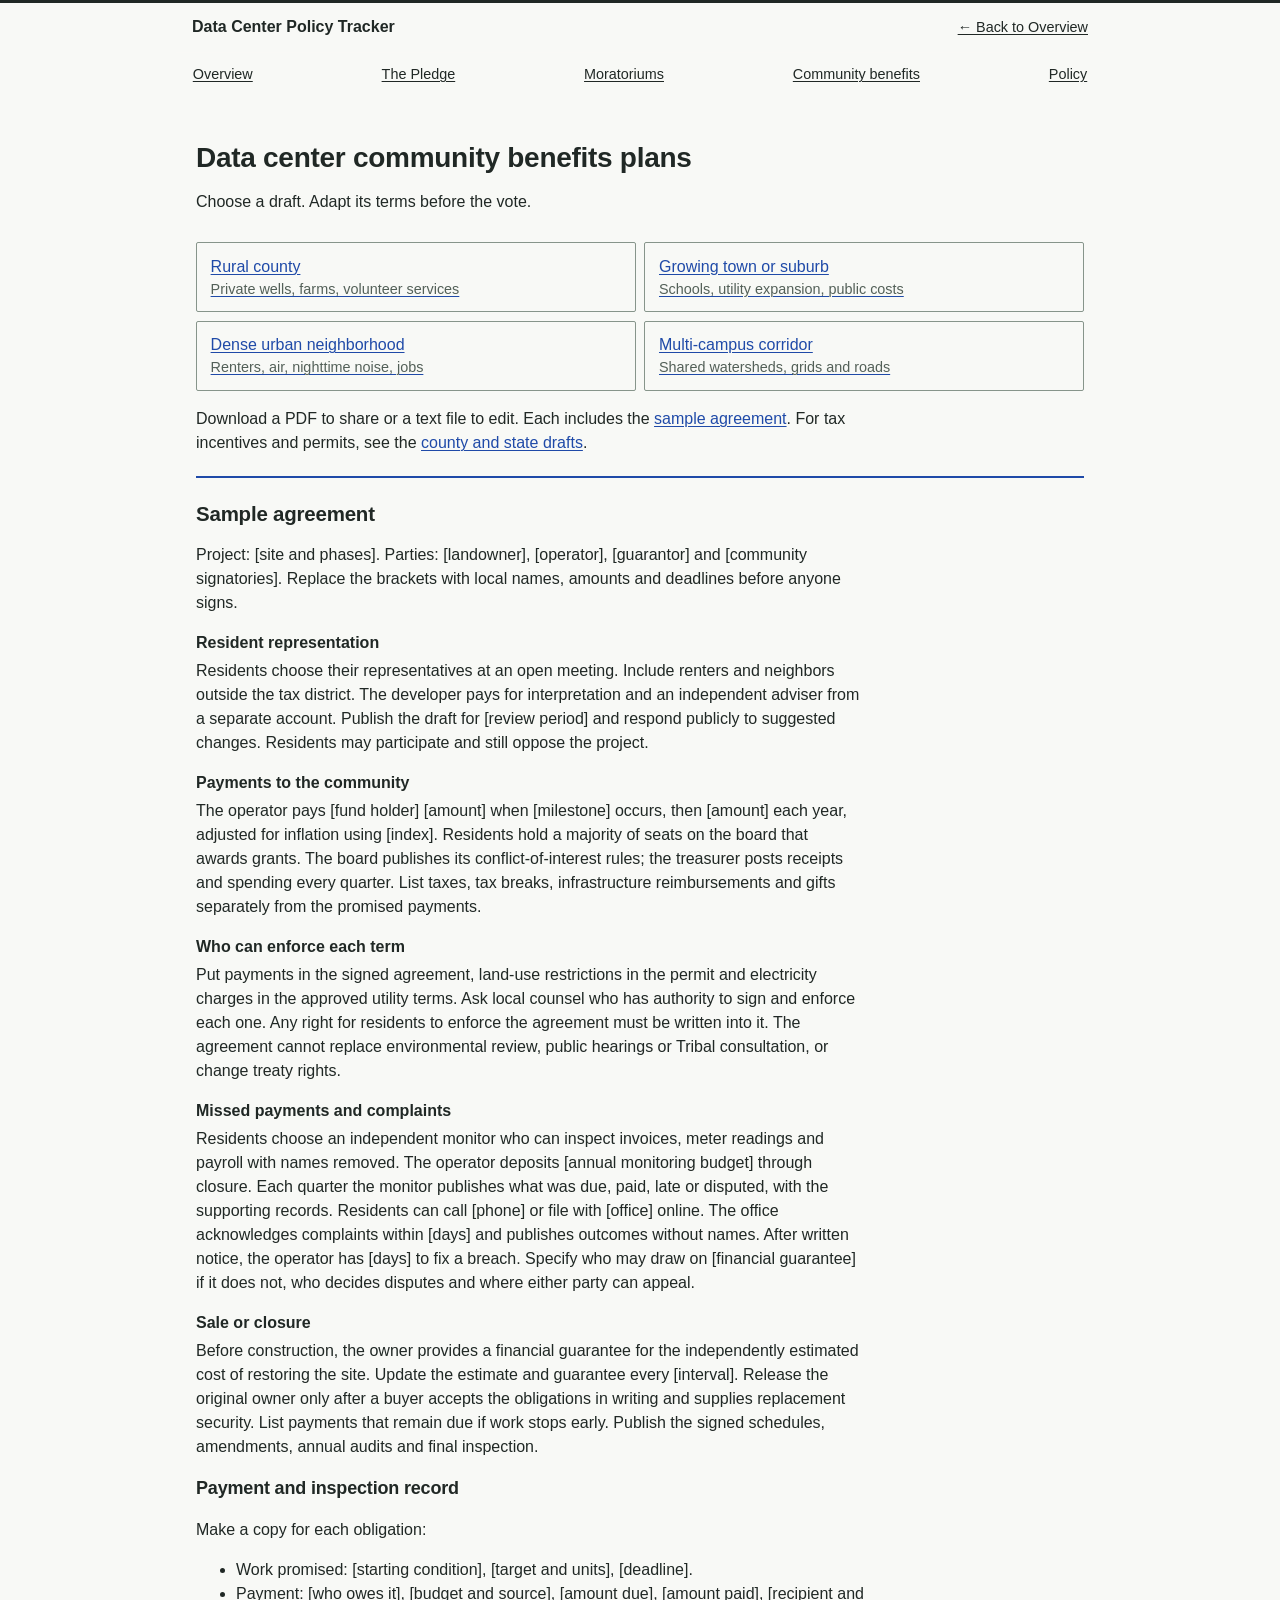
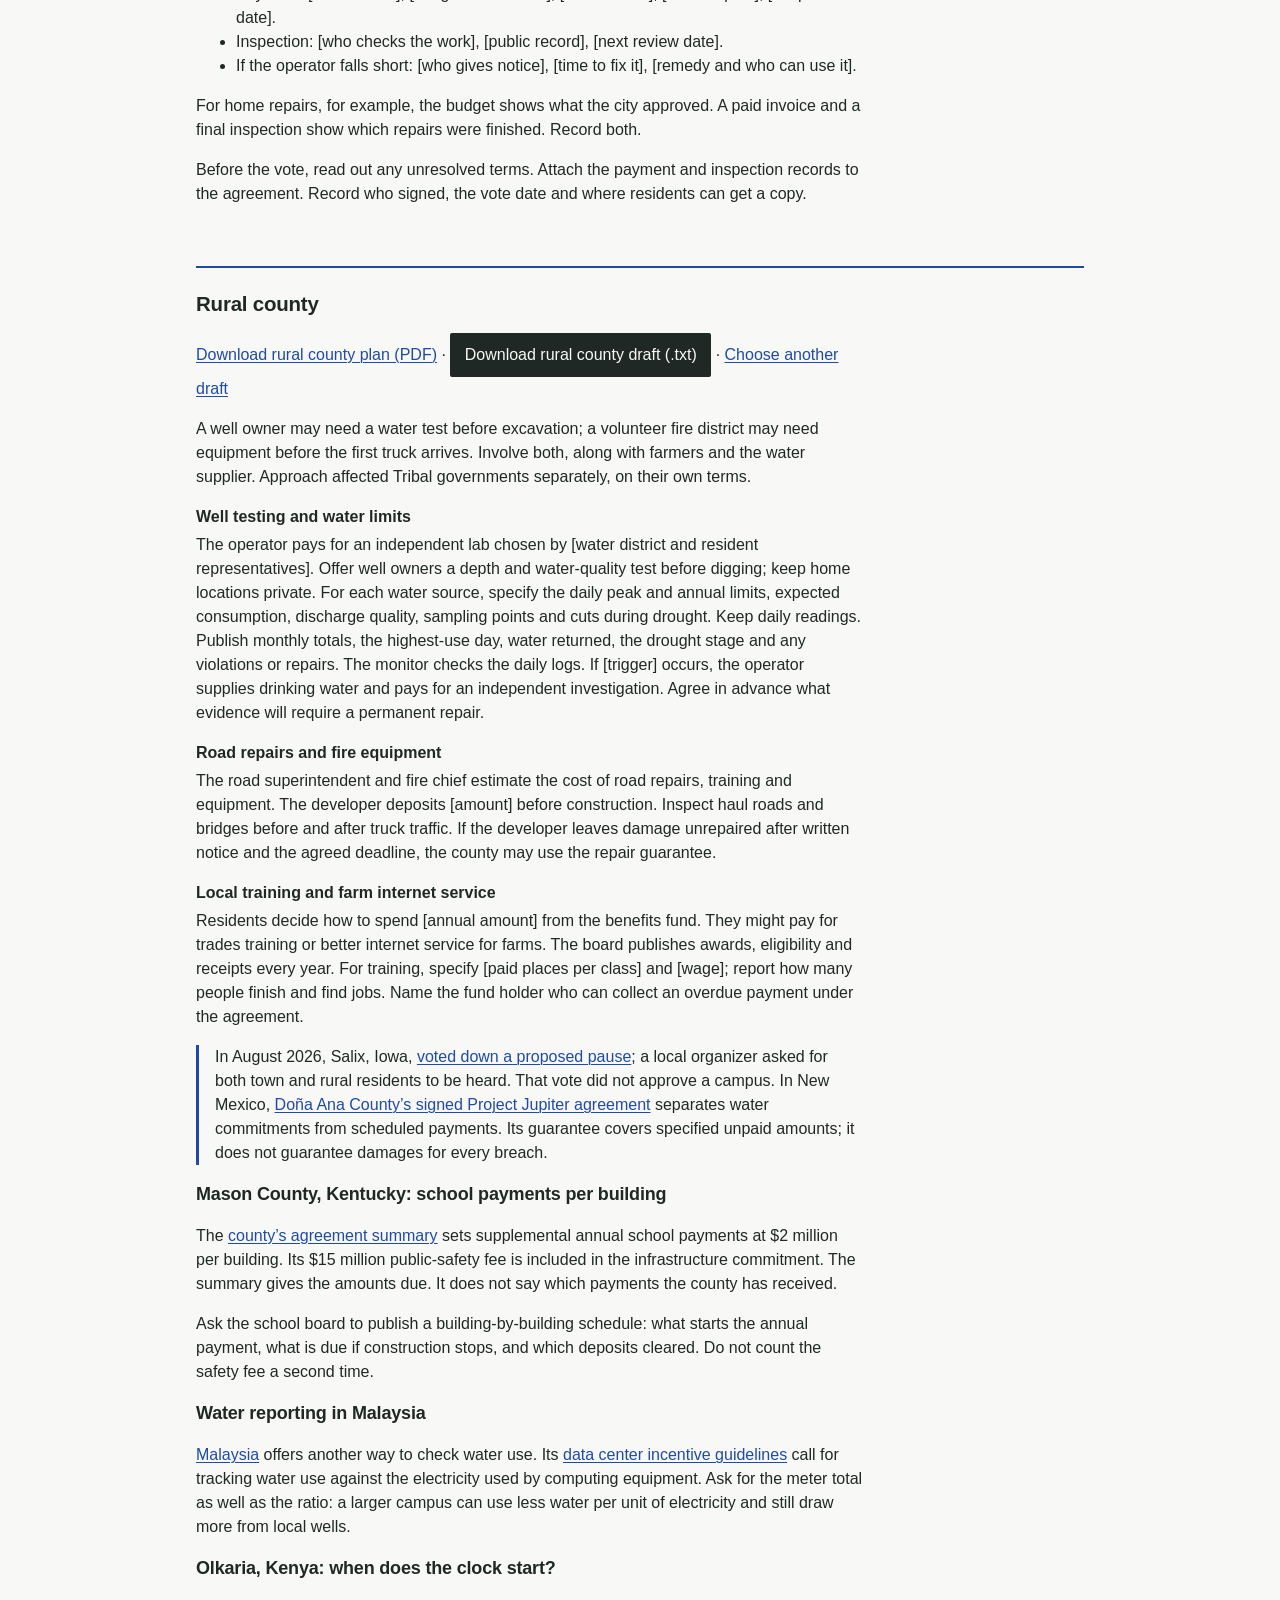
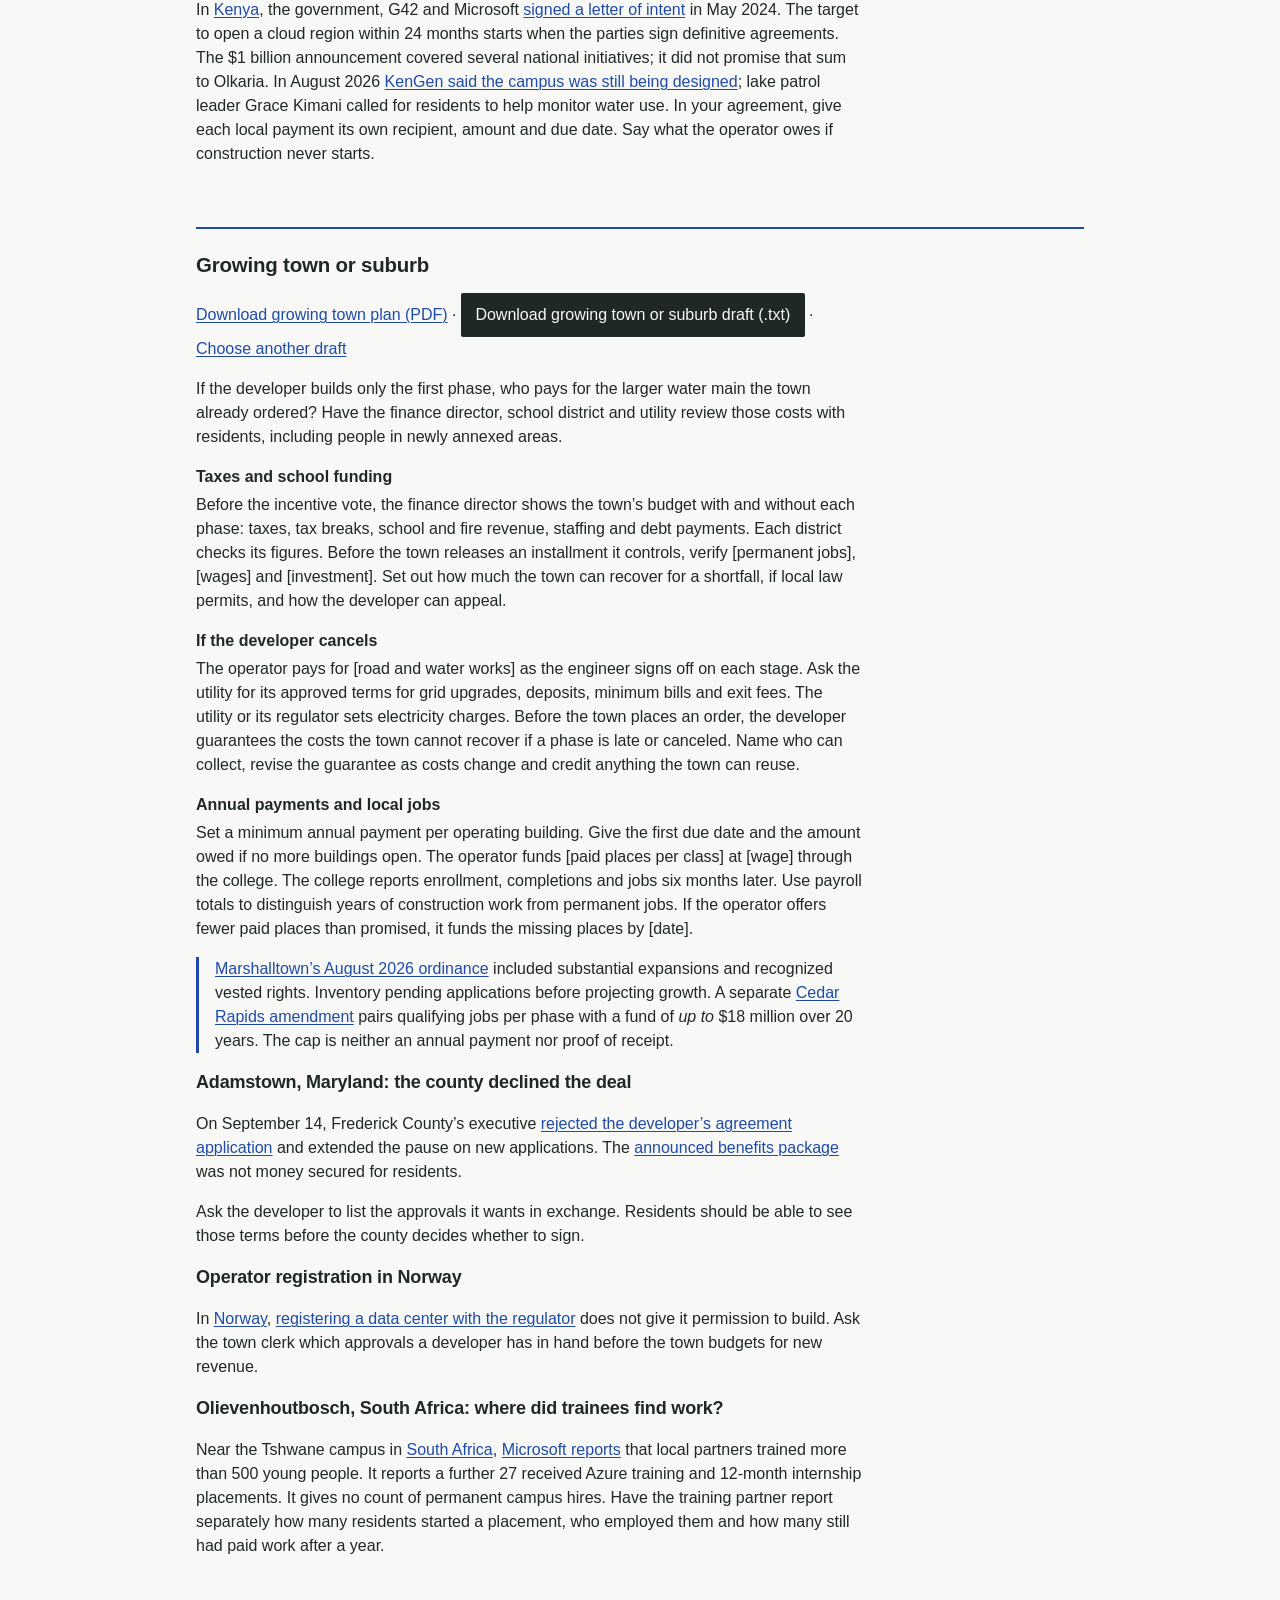
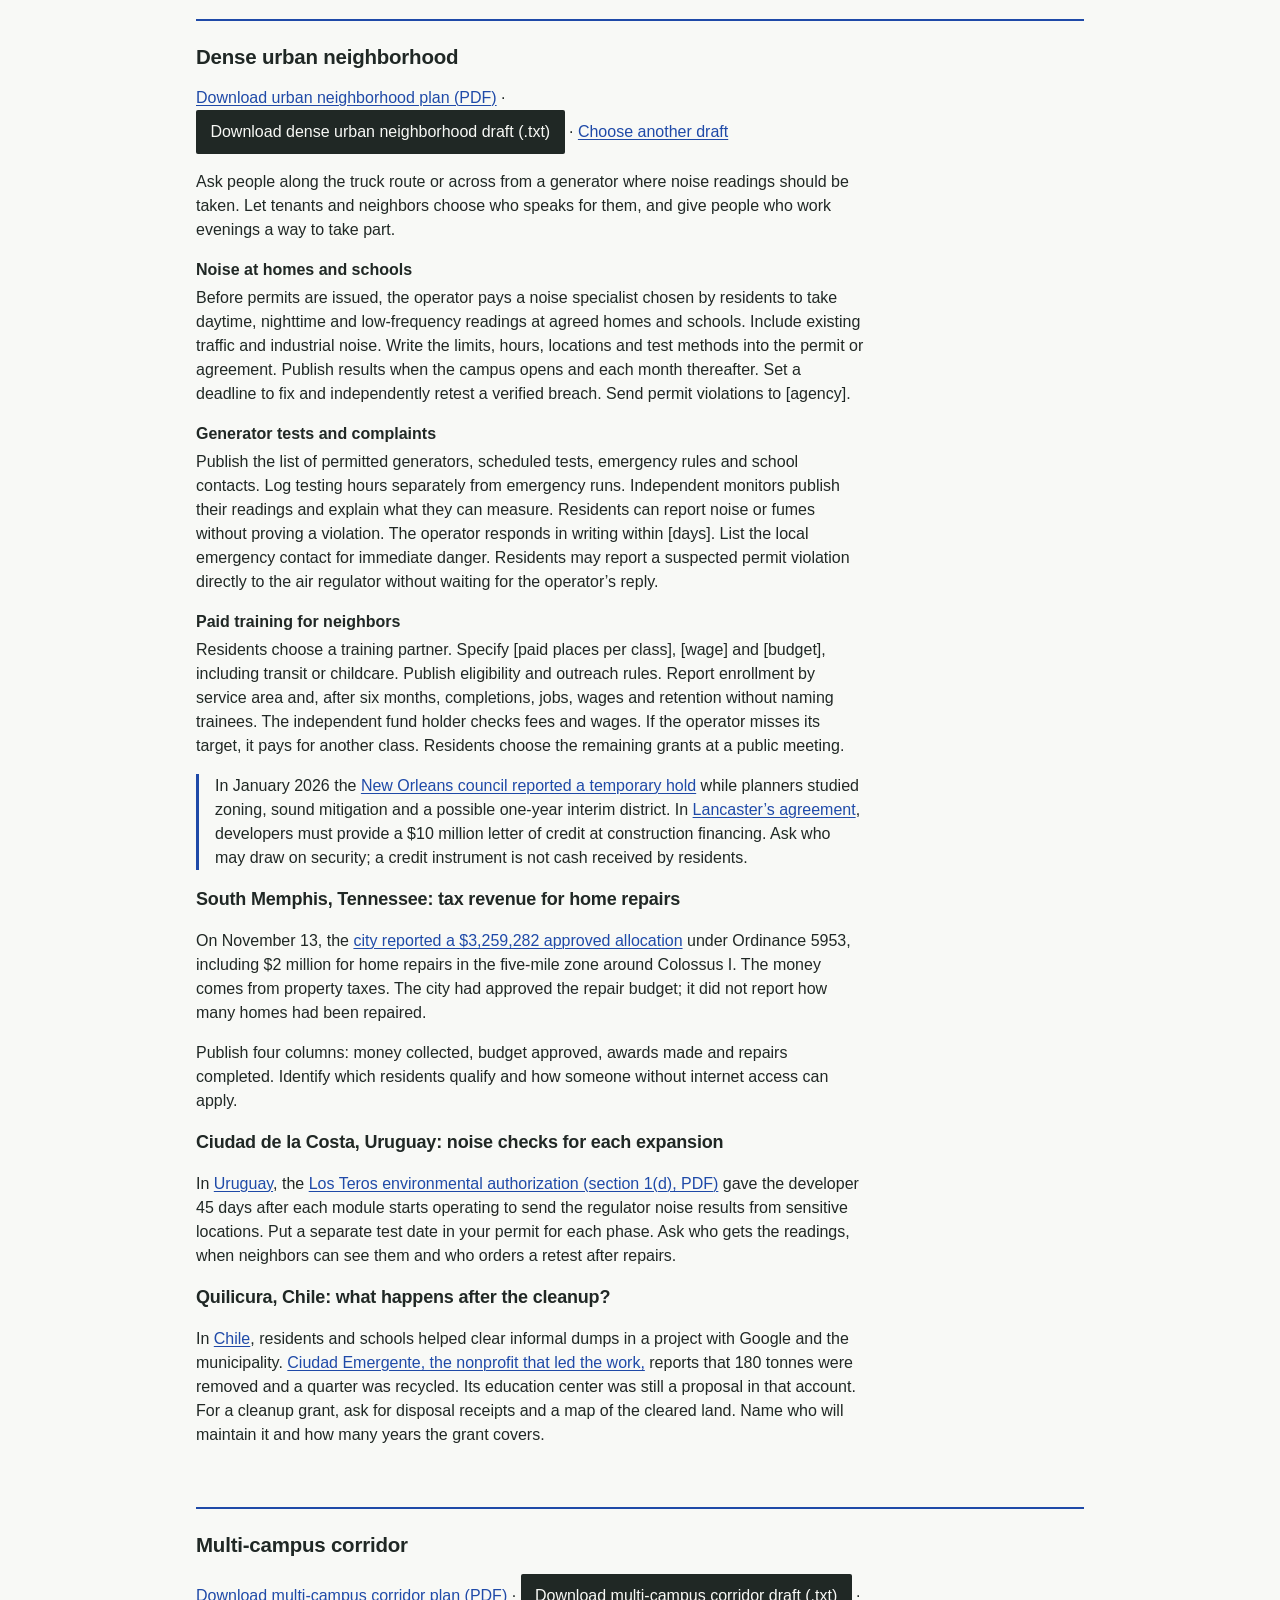
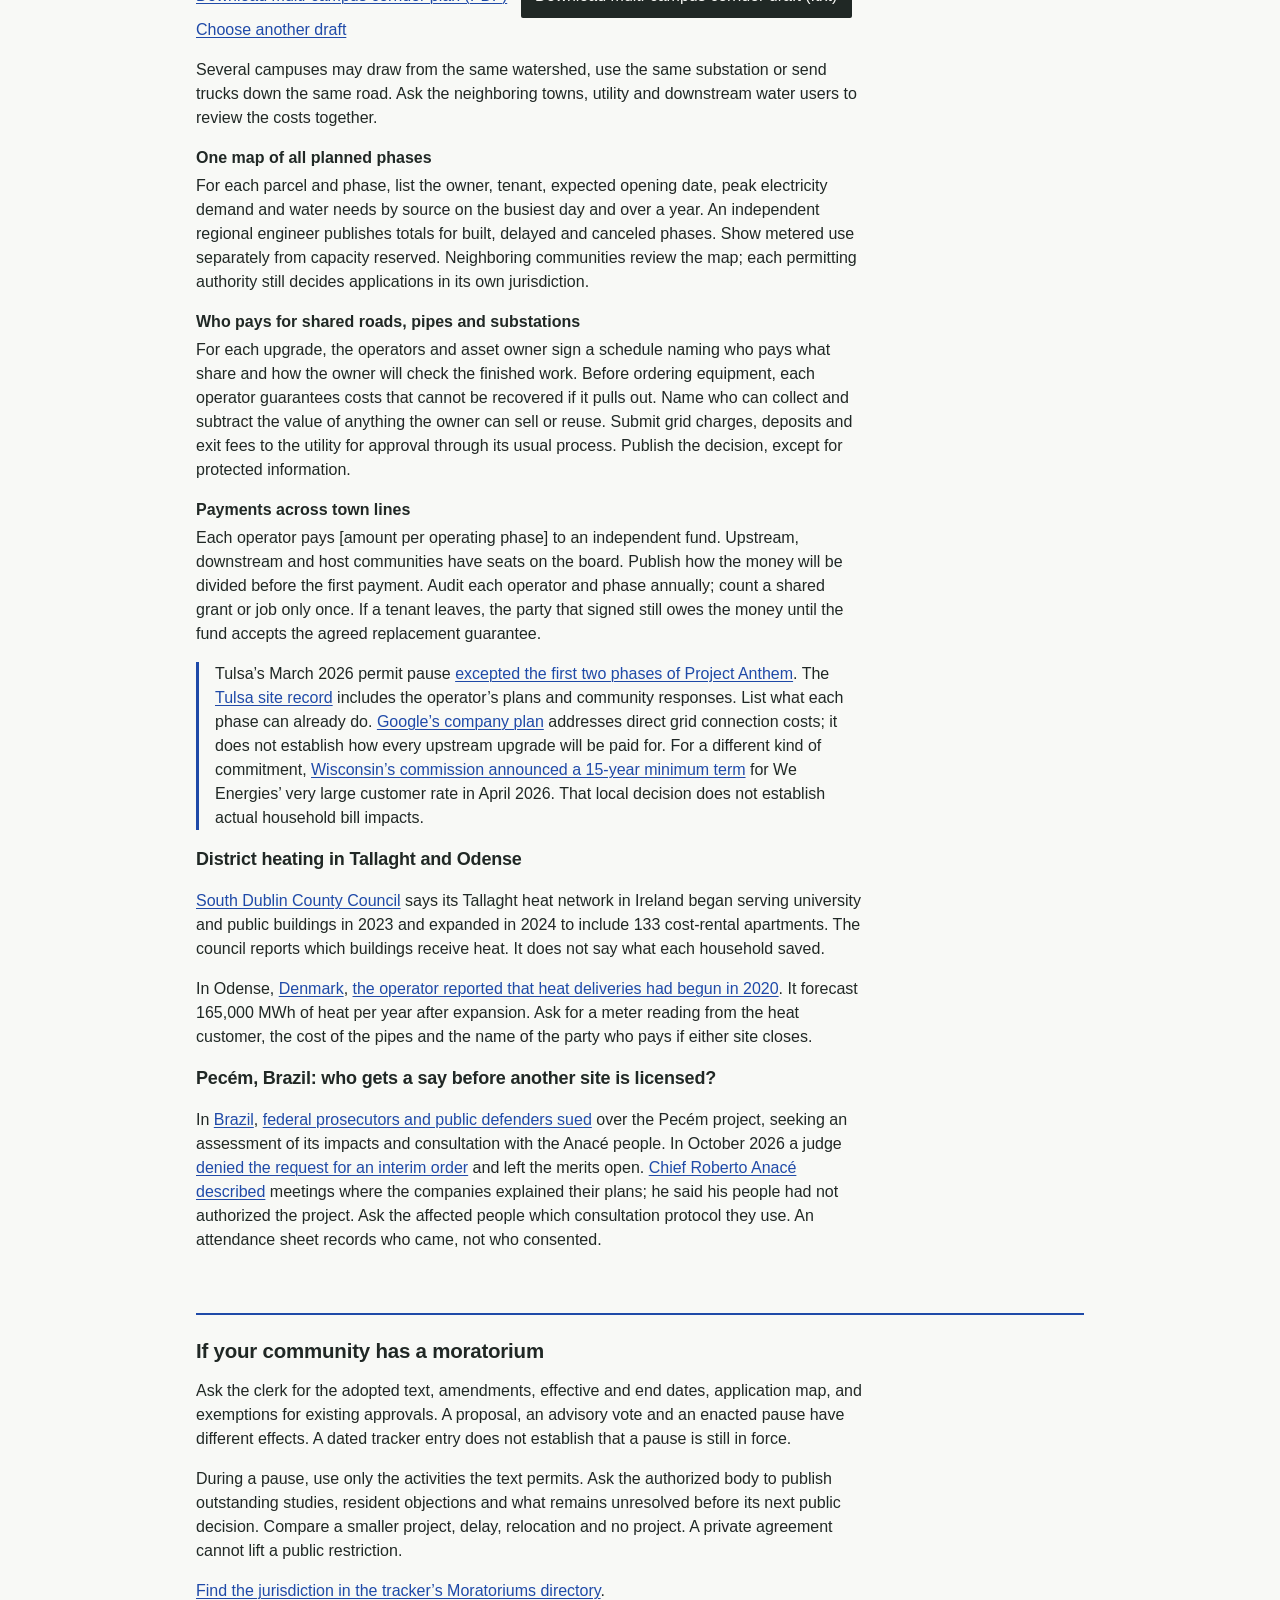
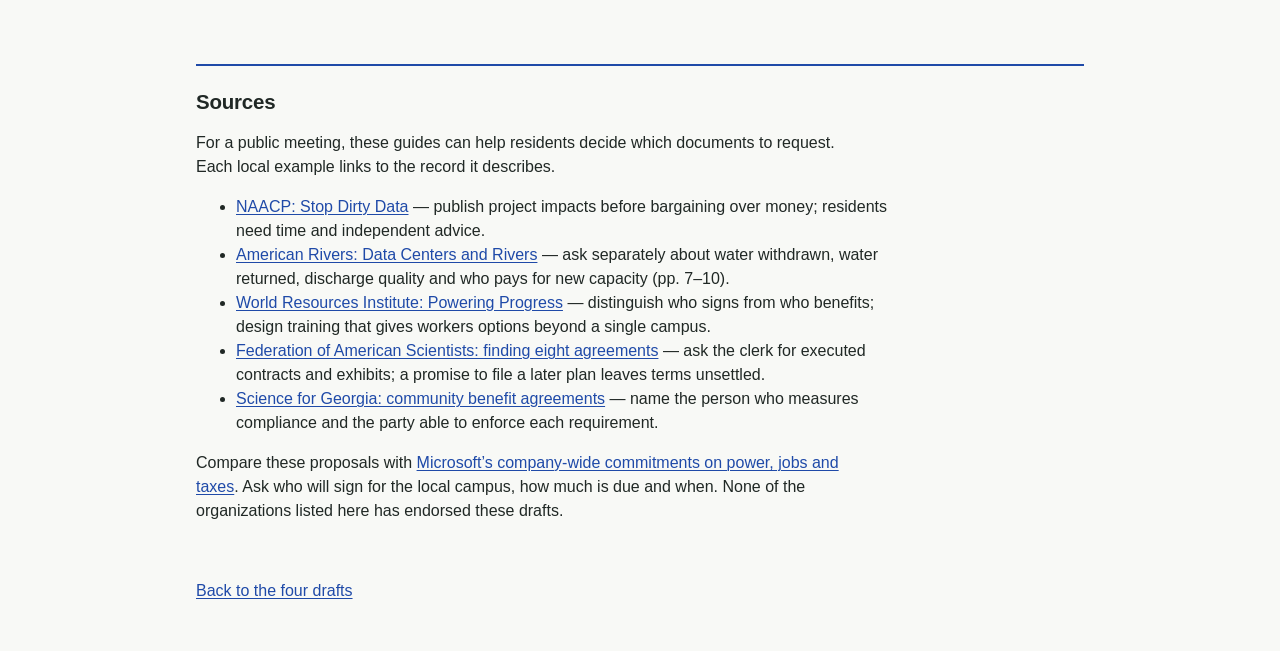
<file: docs/community-benefits.html>
<!doctype html>
<html lang="en">
<head>
  <meta charset="utf-8">
  <meta name="viewport" content="width=device-width, initial-scale=1">
  <title>Data center community benefits plans | Data Center Policy Tracker</title>
  <meta name="description" content="Four editable draft plans for negotiating a data center: a rural county, a growing town, an urban neighborhood and a corridor with several campuses.">
  <link rel="canonical" href="https://pranava0x0.github.io/datacenterpolicytracker/community-benefits.html">
  <meta property="og:title" content="Data center community benefits plans">
  <meta property="og:description" content="Pick a community, download its draft, and bring specific terms to the next meeting.">
  <link rel="stylesheet" href="styles.css?v=20261123-ledger">
  <style>
    html { scroll-padding-top: var(--bp-header-height, 9rem); }
    main, .bp-bar > div, .bp-nav { max-width: 58rem; margin: auto; }
    .bp-bar { position: sticky; top: 0; z-index: 10; background: var(--bg); color: var(--text); }
    .bp-bar > div { display: flex; justify-content: space-between; align-items: center; gap: .75rem; padding: .15rem 1rem; }
    .bp-bar > div span { font-family: var(--font-serif); font-weight: 600; }
    .bp-bar a { display: inline-flex; align-items: center; justify-content: center; min-height: 44px; }
    #bp-back { flex: none; font-size: .9rem; }
    .bp-bar a:focus-visible { outline: 2px solid var(--band-accent); outline-offset: -2px; }
    .bp-nav { display: flex; flex-wrap: wrap; justify-content: space-between; padding: 0 .6rem; border-top: 1px solid var(--band-hairline); }
    .bp-nav a { padding: 0 .45rem; font-size: .9rem; }
    @media (max-width: 42rem) {
      .bp-nav { justify-content: center; }
      .bp-nav a { padding: 0 .45rem; font-size: .8rem; white-space: nowrap; }
    }
    @media (max-height: 28rem) { .bp-bar { position: static; } html { scroll-padding-top: 0; } }
    .bp-bar a { color: inherit; }
    .bp-intro { padding: 1.25rem 0 .75rem; }
    h1 { font-size: var(--fs-3xl); max-width: 32ch; }
    h2 { font-size: var(--fs-xl); }
    p, dd, li { max-width: 75ch; }
    .bp-picker { display:grid; grid-template-columns: repeat(2, minmax(0,1fr)); gap:.55rem; }
    .bp-picker a { display:block; padding:.7rem .85rem; border:1px solid var(--border-strong); border-radius:var(--radius-sm); }
    .bp-picker span { display:block; color:var(--text-muted); font-size:.9rem; }
    article, .bp-block { border-top:2px solid var(--accent); padding:1.5rem 0; margin-top:1.3rem; scroll-margin-top:.5rem; }
    dt { font-weight:700; margin-top:1rem; }
    dd { margin:.25rem 0; }
    .bp-note { border-left:3px solid var(--accent); padding-left:1rem; }
    button { font:inherit; padding:.55rem .9rem; min-height:44px; color:var(--band-text); background:var(--band-bg); border:0; border-radius:var(--radius-sm); cursor:pointer; }
    a:focus-visible, button:focus-visible { outline:3px solid var(--link); outline-offset:2px; }
    @media(pointer:coarse) { .bp-actions a, .bp-bar a {display:inline-flex;align-items:center;min-height:44px;} }
    @media(max-width:32rem) { main {padding-inline:1rem;} .bp-picker a {padding:.55rem;} }
    @media print { .bp-picker,.bp-actions,.bp-bar,.bp-return {display:none;} article {break-before:page;} a[href]::after {overflow-wrap:anywhere;} }
  </style>
</head>
<body>
<a class="skip-link" href="#main">Skip to plans</a>
<header class="bp-bar">
  <div><span>Data Center Policy Tracker</span><a id="bp-back" href="index.html#overview">← Back to Overview</a></div>
  <nav class="bp-nav" aria-label="Main navigation">
    <a href="index.html#overview">Overview</a>
    <a href="index.html#ratepayer">The Pledge</a>
    <a href="index.html#moratoriums">Moratoriums</a>
    <a href="index.html#benefits" aria-current="page">Community benefits</a>
    <a href="index.html#policies">Policy</a>
  </nav>
</header>
<main id="main">
  <header class="bp-intro">
    <h1>Data center community benefits plans</h1>
    <p>Choose a draft. Adapt its terms before the vote.</p>
  </header>
  <nav aria-label="Choose your draft" class="bp-picker" id="choose">
    <a href="#rural">Rural county<span>Private wells, farms, volunteer services</span></a>
    <a href="#town">Growing town or suburb<span>Schools, utility expansion, public costs</span></a>
    <a href="#urban">Dense urban neighborhood<span>Renters, air, nighttime noise, jobs</span></a>
    <a href="#corridor">Multi-campus corridor<span>Shared watersheds, grids and roads</span></a>
  </nav>
  <p>Download a PDF to share or a text file to edit. Each includes the <a href="#common">sample agreement</a>. For tax incentives and permits, see the <a href="index.html#benefits/drafts">county and state drafts</a>.</p>
  <section id="common" class="bp-block">
    <h2>Sample agreement</h2>
    <p>Project: [site and phases]. Parties: [landowner], [operator], [guarantor] and [community signatories]. Replace the brackets with local names, amounts and deadlines before anyone signs.</p>
    <dl>
      <dt>Resident representation</dt><dd>Residents choose their representatives at an open meeting. Include renters and neighbors outside the tax district. The developer pays for interpretation and an independent adviser from a separate account. Publish the draft for [review period] and respond publicly to suggested changes. Residents may participate and still oppose the project.</dd>
      <dt>Payments to the community</dt><dd>The operator pays [fund holder] [amount] when [milestone] occurs, then [amount] each year, adjusted for inflation using [index]. Residents hold a majority of seats on the board that awards grants. The board publishes its conflict-of-interest rules; the treasurer posts receipts and spending every quarter. List taxes, tax breaks, infrastructure reimbursements and gifts separately from the promised payments.</dd>
      <dt>Who can enforce each term</dt><dd>Put payments in the signed agreement, land-use restrictions in the permit and electricity charges in the approved utility terms. Ask local counsel who has authority to sign and enforce each one. Any right for residents to enforce the agreement must be written into it. The agreement cannot replace environmental review, public hearings or Tribal consultation, or change treaty rights.</dd>
      <dt>Missed payments and complaints</dt><dd>Residents choose an independent monitor who can inspect invoices, meter readings and payroll with names removed. The operator deposits [annual monitoring budget] through closure. Each quarter the monitor publishes what was due, paid, late or disputed, with the supporting records. Residents can call [phone] or file with [office] online. The office acknowledges complaints within [days] and publishes outcomes without names. After written notice, the operator has [days] to fix a breach. Specify who may draw on [financial guarantee] if it does not, who decides disputes and where either party can appeal.</dd>
      <dt>Sale or closure</dt><dd>Before construction, the owner provides a financial guarantee for the independently estimated cost of restoring the site. Update the estimate and guarantee every [interval]. Release the original owner only after a buyer accepts the obligations in writing and supplies replacement security. List payments that remain due if work stops early. Publish the signed schedules, amendments, annual audits and final inspection.</dd>
    </dl>
    <h3>Payment and inspection record</h3>
    <p>Make a copy for each obligation:</p>
    <ul>
      <li>Work promised: [starting condition], [target and units], [deadline].</li>
      <li>Payment: [who owes it], [budget and source], [amount due], [amount paid], [recipient and date].</li>
      <li>Inspection: [who checks the work], [public record], [next review date].</li>
      <li>If the operator falls short: [who gives notice], [time to fix it], [remedy and who can use it].</li>
    </ul>
    <p>For home repairs, for example, the budget shows what the city approved. A paid invoice and a final inspection show which repairs were finished. Record both.</p>
    <p>Before the vote, read out any unresolved terms. Attach the payment and inspection records to the agreement. Record who signed, the vote date and where residents can get a copy.</p>
  </section>
  <article id="rural" aria-labelledby="rural-title">
    <h2 id="rural-title">Rural county</h2>
    <p>A well owner may need a water test before excavation; a volunteer fire district may need equipment before the first truck arrives. Involve both, along with farmers and the water supplier. Approach affected Tribal governments separately, on their own terms.</p>
    <dl>
      <dt>Well testing and water limits</dt><dd>The operator pays for an independent lab chosen by [water district and resident representatives]. Offer well owners a depth and water-quality test before digging; keep home locations private. For each water source, specify the daily peak and annual limits, expected consumption, discharge quality, sampling points and cuts during drought. Keep daily readings. Publish monthly totals, the highest-use day, water returned, the drought stage and any violations or repairs. The monitor checks the daily logs. If [trigger] occurs, the operator supplies drinking water and pays for an independent investigation. Agree in advance what evidence will require a permanent repair.</dd>
      <dt>Road repairs and fire equipment</dt><dd>The road superintendent and fire chief estimate the cost of road repairs, training and equipment. The developer deposits [amount] before construction. Inspect haul roads and bridges before and after truck traffic. If the developer leaves damage unrepaired after written notice and the agreed deadline, the county may use the repair guarantee.</dd>
      <dt>Local training and farm internet service</dt><dd>Residents decide how to spend [annual amount] from the benefits fund. They might pay for trades training or better internet service for farms. The board publishes awards, eligibility and receipts every year. For training, specify [paid places per class] and [wage]; report how many people finish and find jobs. Name the fund holder who can collect an overdue payment under the agreement.</dd>
    </dl>
    <p class="bp-note">In August 2026, Salix, Iowa, <a href="https://www.iowapublicradio.org/ipr-news/2026-08-21/salix-data-center-moratorium-fails">voted down a proposed pause</a>; a local organizer asked for both town and rural residents to be heard. That vote did not approve a campus. In New Mexico, <a href="index.html?policy=dona-ana-county-nm-project-jupiter-cba-2025#policies">Doña Ana County’s signed Project Jupiter agreement</a> separates water commitments from scheduled payments. Its guarantee covers specified unpaid amounts; it does not guarantee damages for every breach.</p>
    <h3>Mason County, Kentucky: school payments per building</h3>
    <p>The <a href="index.html?policy=mason-county-ky-meta-development-agreement-2026#policies">county’s agreement summary</a> sets supplemental annual school payments at $2 million per building. Its $15 million public-safety fee is included in the infrastructure commitment. The summary gives the amounts due. It does not say which payments the county has received.</p>
    <p>Ask the school board to publish a building-by-building schedule: what starts the annual payment, what is due if construction stops, and which deposits cleared. Do not count the safety fee a second time.</p>
    <h3>Water reporting in Malaysia</h3>
    <p><a href="index.html#country/MY">Malaysia</a> offers another way to check water use. Its <a href="https://www.mida.gov.my/wp-content/uploads/2024/12/Guideline-for-Sustainable-Development-of-Data-Centre.pdf">data center incentive guidelines</a> call for tracking water use against the electricity used by computing equipment. Ask for the meter total as well as the ratio: a larger campus can use less water per unit of electricity and still draw more from local wells.</p>
    <h3>Olkaria, Kenya: when does the clock start?</h3>
    <p>In <a href="index.html#country/KE">Kenya</a>, the government, G42 and Microsoft <a href="https://www.kenyanews.go.ke/kenya-g42-microsoft-sign-letter-of-intent/">signed a letter of intent</a> in May 2024. The target to open a cloud region within 24 months starts when the parties sign definitive agreements. The $1 billion announcement covered several national initiatives; it did not promise that sum to Olkaria. In August 2026 <a href="https://www.aljazeera.com/economy/2026/8/24/can-kenyas-ai-ambitions-coexist-with-naivashas-water-needs">KenGen said the campus was still being designed</a>; lake patrol leader Grace Kimani called for residents to help monitor water use. In your agreement, give each local payment its own recipient, amount and due date. Say what the operator owes if construction never starts.</p>
    <p class="bp-pdf"><a href="plans/rural-community-benefits.pdf" download>Download rural county plan (PDF)</a></p>
  </article>
  <article id="town" aria-labelledby="town-title">
    <h2 id="town-title">Growing town or suburb</h2>
    <p>If the developer builds only the first phase, who pays for the larger water main the town already ordered? Have the finance director, school district and utility review those costs with residents, including people in newly annexed areas.</p>
    <dl>
      <dt>Taxes and school funding</dt><dd>Before the incentive vote, the finance director shows the town’s budget with and without each phase: taxes, tax breaks, school and fire revenue, staffing and debt payments. Each district checks its figures. Before the town releases an installment it controls, verify [permanent jobs], [wages] and [investment]. Set out how much the town can recover for a shortfall, if local law permits, and how the developer can appeal.</dd>
      <dt>If the developer cancels</dt><dd>The operator pays for [road and water works] as the engineer signs off on each stage. Ask the utility for its approved terms for grid upgrades, deposits, minimum bills and exit fees. The utility or its regulator sets electricity charges. Before the town places an order, the developer guarantees the costs the town cannot recover if a phase is late or canceled. Name who can collect, revise the guarantee as costs change and credit anything the town can reuse.</dd>
      <dt>Annual payments and local jobs</dt><dd>Set a minimum annual payment per operating building. Give the first due date and the amount owed if no more buildings open. The operator funds [paid places per class] at [wage] through the college. The college reports enrollment, completions and jobs six months later. Use payroll totals to distinguish years of construction work from permanent jobs. If the operator offers fewer paid places than promised, it funds the missing places by [date].</dd>
    </dl>
    <p class="bp-note"><a href="https://www.marshalltown-ia.gov/DocumentCenter/View/12040/2026-08-24_ORD-15123_SIGNED-Temporary_Data_Center_Moratorium">Marshalltown’s August 2026 ordinance</a> included substantial expansions and recognized vested rights. Inventory pending applications before projecting growth. A separate <a href="index.html?policy=cedar-rapids-ia-qts-amended-development-agreement-2025#policies">Cedar Rapids amendment</a> pairs qualifying jobs per phase with a fund of <em>up to</em> $18 million over 20 years. The cap is neither an annual payment nor proof of receipt.</p>
    <h3>Adamstown, Maryland: the county declined the deal</h3>
    <p>On September 14, Frederick County’s executive <a href="https://frederickcountymd.gov/m/newsflash/home/detail/5885">rejected the developer’s agreement application</a> and extended the pause on new applications. The <a href="index.html?policy=frederick-county-md-quantum-cba-rejected-2026#policies">announced benefits package</a> was not money secured for residents.</p>
    <p>Ask the developer to list the approvals it wants in exchange. Residents should be able to see those terms before the county decides whether to sign.</p>
    <h3>Operator registration in Norway</h3>
    <p>In <a href="index.html#country/NO">Norway</a>, <a href="https://nkom.no/datasenter/registreringsplikt">registering a data center with the regulator</a> does not give it permission to build. Ask the town clerk which approvals a developer has in hand before the town budgets for new revenue.</p>
    <h3>Olievenhoutbosch, South Africa: where did trainees find work?</h3>
    <p>Near the Tshwane campus in <a href="index.html#country/ZA">South Africa</a>, <a href="https://local.microsoft.com/blog/opening-doors-to-opportunity-in-olievenhoutbosch/">Microsoft reports</a> that local partners trained more than 500 young people. It reports a further 27 received Azure training and 12-month internship placements. It gives no count of permanent campus hires. Have the training partner report separately how many residents started a placement, who employed them and how many still had paid work after a year.</p>
    <p class="bp-pdf"><a href="plans/town-community-benefits.pdf" download>Download growing town plan (PDF)</a></p>
  </article>
  <article id="urban" aria-labelledby="urban-title">
    <h2 id="urban-title">Dense urban neighborhood</h2>
    <p>Ask people along the truck route or across from a generator where noise readings should be taken. Let tenants and neighbors choose who speaks for them, and give people who work evenings a way to take part.</p>
    <dl>
      <dt>Noise at homes and schools</dt><dd>Before permits are issued, the operator pays a noise specialist chosen by residents to take daytime, nighttime and low-frequency readings at agreed homes and schools. Include existing traffic and industrial noise. Write the limits, hours, locations and test methods into the permit or agreement. Publish results when the campus opens and each month thereafter. Set a deadline to fix and independently retest a verified breach. Send permit violations to [agency].</dd>
      <dt>Generator tests and complaints</dt><dd>Publish the list of permitted generators, scheduled tests, emergency rules and school contacts. Log testing hours separately from emergency runs. Independent monitors publish their readings and explain what they can measure. Residents can report noise or fumes without proving a violation. The operator responds in writing within [days]. List the local emergency contact for immediate danger. Residents may report a suspected permit violation directly to the air regulator without waiting for the operator’s reply.</dd>
      <dt>Paid training for neighbors</dt><dd>Residents choose a training partner. Specify [paid places per class], [wage] and [budget], including transit or childcare. Publish eligibility and outreach rules. Report enrollment by service area and, after six months, completions, jobs, wages and retention without naming trainees. The independent fund holder checks fees and wages. If the operator misses its target, it pays for another class. Residents choose the remaining grants at a public meeting.</dd>
    </dl>
    <p class="bp-note">In January 2026 the <a href="https://council.nola.gov/news/january-2026/new-orleans-city-council-approves-motions-to-study/">New Orleans council reported a temporary hold</a> while planners studied zoning, sound mitigation and a possible one-year interim district. In <a href="index.html?policy=lancaster-pa-coreweave-cba-2025#policies">Lancaster’s agreement</a>, developers must provide a $10 million letter of credit at construction financing. Ask who may draw on security; a credit instrument is not cash received by residents.</p>
    <h3>South Memphis, Tennessee: tax revenue for home repairs</h3>
    <p>On November 13, the <a href="https://memphistn.gov/city-of-memphis-directs-3-26-million-in-data-center-revenue-back-to-south-memphis-neighborhoods/">city reported a $3,259,282 approved allocation</a> under Ordinance 5953, including $2 million for home repairs in the five-mile zone around Colossus I. The money comes from property taxes. The city had approved the repair budget; it did not report how many homes had been repaired.</p>
    <p>Publish four columns: money collected, budget approved, awards made and repairs completed. Identify which residents qualify and how someone without internet access can apply.</p>
    <h3>Ciudad de la Costa, Uruguay: noise checks for each expansion</h3>
    <p>In <a href="index.html#country/UY">Uruguay</a>, the <a href="https://www.ambiente.gub.uy/oan/wp-content/uploads/2023/11/Resolucion-Ministerial-644-2024.pdf">Los Teros environmental authorization (section 1(d), PDF)</a> gave the developer 45 days after each module starts operating to send the regulator noise results from sensitive locations. Put a separate test date in your permit for each phase. Ask who gets the readings, when neighbors can see them and who orders a retest after repairs.</p>
    <h3>Quilicura, Chile: what happens after the cleanup?</h3>
    <p>In <a href="index.html#country/CL">Chile</a>, residents and schools helped clear informal dumps in a project with Google and the municipality. <a href="https://ciudademergente.org/quilicura-limpia-y-segura">Ciudad Emergente, the nonprofit that led the work,</a> reports that 180 tonnes were removed and a quarter was recycled. Its education center was still a proposal in that account. For a cleanup grant, ask for disposal receipts and a map of the cleared land. Name who will maintain it and how many years the grant covers.</p>
    <p class="bp-pdf"><a href="plans/urban-community-benefits.pdf" download>Download urban neighborhood plan (PDF)</a></p>
  </article>
  <article id="corridor" aria-labelledby="corridor-title">
    <h2 id="corridor-title">Multi-campus corridor</h2>
    <p>Several campuses may draw from the same watershed, use the same substation or send trucks down the same road. Ask the neighboring towns, utility and downstream water users to review the costs together.</p>
    <dl>
      <dt>One map of all planned phases</dt><dd>For each parcel and phase, list the owner, tenant, expected opening date, peak electricity demand and water needs by source on the busiest day and over a year. An independent regional engineer publishes totals for built, delayed and canceled phases. Show metered use separately from capacity reserved. Neighboring communities review the map; each permitting authority still decides applications in its own jurisdiction.</dd>
      <dt>Who pays for shared roads, pipes and substations</dt><dd>For each upgrade, the operators and asset owner sign a schedule naming who pays what share and how the owner will check the finished work. Before ordering equipment, each operator guarantees costs that cannot be recovered if it pulls out. Name who can collect and subtract the value of anything the owner can sell or reuse. Submit grid charges, deposits and exit fees to the utility for approval through its usual process. Publish the decision, except for protected information.</dd>
      <dt>Payments across town lines</dt><dd>Each operator pays [amount per operating phase] to an independent fund. Upstream, downstream and host communities have seats on the board. Publish how the money will be divided before the first payment. Audit each operator and phase annually; count a shared grant or job only once. If a tenant leaves, the party that signed still owes the money until the fund accepts the agreed replacement guarantee.</dd>
    </dl>
    <p class="bp-note">Tulsa’s March 2026 permit pause <a href="https://ktul.com/news/local/tulsa-city-council-oks-temporary-halt-on-new-data-center-construction-through-2026">excepted the first two phases of Project Anthem</a>. The <a href="index.html?project=meta-tulsa-ok#explorer">Tulsa site record</a> includes the operator’s plans and community responses. List what each phase can already do. <a href="index.html?policy=google-company-plan-responsible-growth-2026#policies">Google’s company plan</a> addresses direct grid connection costs; it does not establish how every upstream upgrade will be paid for. For a different kind of commitment, <a href="https://psc.wi.gov/Documents/PressReleases/04.24.2026PressRelease.PDF">Wisconsin’s commission announced a 15-year minimum term</a> for We Energies’ very large customer rate in April 2026. That local decision does not establish actual household bill impacts.</p>
    <h3>District heating in Tallaght and Odense</h3>
    <p><a href="https://www.sdcc.ie/en/climate-action/spotlight-tallaght-district-heating-scheme/tallaght-district-heating-scheme.html">South Dublin County Council</a> says its Tallaght heat network in Ireland began serving university and public buildings in 2023 and expanded in 2024 to include 133 cost-rental apartments. The council reports which buildings receive heat. It does not say what each household saved.</p>
    <p>In Odense, <a href="index.html#country/DK">Denmark</a>, <a href="https://datacenters.atmeta.com/2020/10/we-are-expanding-facebooks-odense-data-center/">the operator reported that heat deliveries had begun in 2020</a>. It forecast 165,000 MWh of heat per year after expansion. Ask for a meter reading from the heat customer, the cost of the pipes and the name of the party who pays if either site closes.</p>
    <h3>Pecém, Brazil: who gets a say before another site is licensed?</h3>
    <p>In <a href="index.html#country/BR">Brazil</a>, <a href="https://www.mpf.mp.br/o-mpf/unidades/pr-ce/noticias/mpf-e-dpu-vao-a-justica-para-impedir-operacao-de-data-center-no-complexo-do-pecem-em-caucaia-ce">federal prosecutors and public defenders sued</a> over the Pecém project, seeking an assessment of its impacts and consultation with the Anacé people. In October 2026 a judge <a href="https://diovanefranco.com.br/jurisprudencia-ambiental/data-center-no-pecem-justica-federal-nega-liminar-por-eiarima-e-consulta-previa/">denied the request for an interim order</a> and left the merits open. <a href="https://cimi.org.br/2026/09/povo-anace-data-centers/">Chief Roberto Anacé described</a> meetings where the companies explained their plans; he said his people had not authorized the project. Ask the affected people which consultation protocol they use. An attendance sheet records who came, not who consented.</p>
    <p class="bp-pdf"><a href="plans/corridor-community-benefits.pdf" download>Download multi-campus corridor plan (PDF)</a></p>
  </article>
  <section id="pause" class="bp-block">
    <h2>If your community has a moratorium</h2>
    <p>Ask the clerk for the adopted text, amendments, effective and end dates, application map, and exemptions for existing approvals. A proposal, an advisory vote and an enacted pause have different effects. A dated tracker entry does not establish that a pause is still in force.</p>
    <p>During a pause, use only the activities the text permits. Ask the authorized body to publish outstanding studies, resident objections and what remains unresolved before its next public decision. Compare a smaller project, delay, relocation and no project. A private agreement cannot lift a public restriction.</p>
    <p><a href="index.html#moratoriums">Find the jurisdiction in the tracker’s Moratoriums directory</a>.</p>
  </section>
  <section id="sources" class="bp-block">
    <h2>Sources</h2>
    <p>For a public meeting, these guides can help residents decide which documents to request. Each local example links to the record it describes.</p>
    <ul>
      <li><a href="https://naacp.org/sites/default/files/documents/NAACP%20Stop%20Dirty%20Data%20How%20to%20Negotiate%20on%20CBAs%20and%20CAB%20template%20-%20Final.pdf">NAACP: Stop Dirty Data</a> — publish project impacts before bargaining over money; residents need time and independent advice.</li>
      <li><a href="https://www.americanrivers.org/wp-content/uploads/2026/05/AR_DataCenterToolkit_Final_Digital.pdf">American Rivers: Data Centers and Rivers</a> — ask separately about water withdrawn, water returned, discharge quality and who pays for new capacity (pp. 7–10).</li>
      <li><a href="https://www.wri.org/technical-perspectives/community-benefits-agreements-data-centers">World Resources Institute: Powering Progress</a> — distinguish who signs from who benefits; design training that gives workers options beyond a single campus.</li>
      <li><a href="https://fas.org/publication/data-center-community-benefit-agreements/">Federation of American Scientists: finding eight agreements</a> — ask the clerk for executed contracts and exhibits; a promise to file a later plan leaves terms unsettled.</li>
      <li><a href="https://scienceforgeorgia.org/knowledge-base1/community-benefit-agreements-for-data-centers/">Science for Georgia: community benefit agreements</a> — name the person who measures compliance and the party able to enforce each requirement.</li>
    </ul>
    <p>Compare these proposals with <a href="index.html?policy=microsoft-company-plan-community-first-2026#policies">Microsoft’s company-wide commitments on power, jobs and taxes</a>. Ask who will sign for the local campus, how much is due and when. None of the organizations listed here has endorsed these drafts.</p>
  </section>
  <p class="bp-return"><a href="#choose">Back to the four drafts</a></p>
</main>
<script>
  const preference = window.matchMedia('(prefers-color-scheme: dark)').matches ? 'dark' : 'light';
  let theme = preference;
  try { theme = localStorage.getItem('dcb-theme') || preference; } catch { /* Some file previews disable storage. */ }
  document.documentElement.dataset.theme = theme;
  const bar = document.querySelector('.bp-bar');
  function sizeHeader() {
    document.documentElement.style.setProperty('--bp-header-height', bar.offsetHeight + 'px');
  }
  sizeHeader();
  new ResizeObserver(sizeHeader).observe(bar);

  // Consume the handoff once. Only a reload reuses the active return route;
  // a newly opened shared draft starts at Home even in the same browser tab.
  try {
    const key = 'dcb-plans-entry';
    const pending = sessionStorage.getItem(key);
    const reload = performance.getEntriesByType('navigation')[0]?.type === 'reload';
    const entry = JSON.parse(pending || (reload && sessionStorage.getItem('dcb-plans-return')) || 'null');
    sessionStorage.removeItem(key);
    sessionStorage.removeItem('dcb-plans-return');
    if (entry) {
      const from = new URL(entry.url);
      const dashboard = new URL('index.html', location.href);
      const referral = document.referrer ? new URL(document.referrer) : null;
      const sameDashboard = from.protocol === dashboard.protocol && from.origin === dashboard.origin &&
        [dashboard.pathname, new URL('./', dashboard).pathname].includes(from.pathname);
      // File previews omit the referrer; the pending handoff is tab-local.
      if (sameDashboard && ((!pending && reload) || location.protocol === 'file:' ||
          (referral && from.origin === referral.origin && from.pathname === referral.pathname && from.search === referral.search))) {
        const back = document.getElementById('bp-back');
        back.href = from.href;
        back.textContent = '← Back to ' + entry.label;
        sessionStorage.setItem('dcb-plans-return', JSON.stringify(entry));
      }
    }
  } catch { /* Storage is optional; the static Home link remains usable. */ }
  const publicPage = document.querySelector('link[rel="canonical"]').href;
  function draftText(section) {
    return Array.from(section.querySelectorAll('h2, h3, p:not(.bp-actions), dt, dd, li'), el => {
      const copy = el.cloneNode(true);
      for (const a of copy.querySelectorAll('a')) {
        a.append(' (' + new URL(a.getAttribute('href'), publicPage).href + ')');
      }
      return copy.textContent.trim();
    }).join('\n\n');
  }
  for (const article of document.querySelectorAll('article')) {
    const actions = document.createElement('p');
    actions.className = 'bp-actions';
    const button = document.createElement('button');
    button.type = 'button';
    const setting = article.querySelector('h2').textContent;
    button.textContent = 'Download ' + setting.toLowerCase() + ' draft (.txt)';
    button.addEventListener('click', () => {
      const sections = [article, ...['common','pause','sources'].map(id => document.getElementById(id))];
      const text = 'Data center community benefits plans\n' + publicPage + '#' + article.id + '\n\n' + sections.map(draftText).join('\n\n');
      const url = URL.createObjectURL(new Blob([text], {type:'text/plain;charset=utf-8'}));
      const a = document.createElement('a');
      a.href = url; a.download = article.id + '-community-benefits-draft.txt';
      document.body.append(a); a.click(); a.remove();
      setTimeout(() => URL.revokeObjectURL(url), 1000);
    });
    const pdf = article.querySelector('.bp-pdf a');
    actions.append(pdf, ' · ', button, ' · ');
    article.querySelector('.bp-pdf').remove();
    const back = document.createElement('a');
    back.href = '#choose'; back.textContent = 'Choose another draft';
    actions.append(back);
    article.querySelector('h2').after(actions);
  }
</script>
</body>
</html>
</file>
<file: docs/styles.css>
/* ==========================================================================
   Data Center Policy Tracker — styles.css
   ==========================================================================
   Color tokens live on :root + [data-theme="dark"]. Per CLAUDE.md, never
   hard-code colors elsewhere — read CSS vars via getComputedStyle in JS.
   ========================================================================== */

/* Independent civic index: paper, graphite and one blue accent.
   Status and evidence colors retain their editorial meanings. */
:root {
  --bg: #f8f9f6;
  --surface: #ffffff;
  --surface-2: #edf0eb;
  --text: #202825;
  --text-muted: #536058;
  --border: #d6dcd5;
  --border-strong: #87958b;
  --accent: #1f4aa8;
  --accent-soft: #e7edf9;
  --link: #1f4aa8;
  --band-bg: #202825;
  --band-text: #f8f9f6;
  --band-text-muted: #c1ccc3;
  --band-accent: #a5c3ff;
  --band-hairline: rgba(248, 249, 246, 0.2);
  --hairline: rgba(32, 40, 37, 0.16);

  /* Per-stance colors (community responses) */
  --stance-positive: #25663f;
  --stance-positive-soft: #d8eadd;
  --stance-mixed: #8a5410;
  --stance-mixed-soft: #f0e2c9;
  --stance-negative: #a3372f;
  --stance-negative-soft: #f0d4d1;

  /* Delivered-vs-promised palette (v1.13). Mirrors stance hues so that
     "delivered ↔ positive", "shortfall ↔ negative", "partial / contested ↔
     mixed" read consistently across the dashboard. */
  --delivered-delivered: #25663f;
  --delivered-delivered-soft: #e2f0e7;
  --delivered-partial: #46657a;
  --delivered-partial-soft: #e0e8ee;
  --delivered-contested: #8a5410;
  --delivered-contested-soft: #f0e2c9;
  --delivered-shortfall: #a3372f;
  --delivered-shortfall-soft: #f0d4d1;

  /* Ratepayer Protection Pledge palette (v1.15). affirmed ↔ delivered green,
     pledge_only ↔ neutral blue-grey, contested ↔ amber — consistent with the
     delivered/stance signal language. */
  --ratepayer-affirmed: #25663f;
  --ratepayer-affirmed-soft: #e2f0e7;
  --ratepayer-pledge_only: #46657a;
  --ratepayer-pledge_only-soft: #e0e8ee;
  --ratepayer-contested: #8a5410;
  --ratepayer-contested-soft: #f0e2c9;

  /* Tariff status + coverage colors (v1.17). Light values here; dark overrides
     in the [data-theme="dark"] block below — same pattern as --stance /
     --delivered (DESIGN.md: colors live in tokens with dark-mode overrides, not
     hard-coded per rule). approved↔positive, proposed↔mixed, rejected↔negative;
     included↔positive, partial↔mixed. */
  --tariff-approved: #25663f;
  --tariff-approved-soft: #d8eadd;
  --tariff-proposed: #8a5410;
  --tariff-proposed-soft: #f0e2c9;
  --tariff-rejected: #a3372f;
  --tariff-rejected-soft: #f0d4d1;
  --tariff-included: #25663f;
  --tariff-included-soft: #d8eadd;
  --tariff-partial: #8a5410;
  --tariff-partial-soft: #f0e2c9;
  --tariff-federal: #2f5d8a;
  --tariff-federal-soft: #f1f0ea;

  /* Moratorium status — three-state hue language shared with tariffs/stance:
     enacted↔in-effect (green), proposed↔pending (amber), failed↔struck (red).
     Literal values in BOTH :root blocks per DESIGN.md 12.12 (a var() alias in
     :root only won't inherit the dark override to descendants). */
  --moratorium-enacted: #25663f;
  --moratorium-enacted-soft: #d8eadd;
  --moratorium-proposed: #8a5410;
  --moratorium-proposed-soft: #f0e2c9;
  --moratorium-failed: #a3372f;
  --moratorium-failed-soft: #f0d4d1;
  --moratorium-lifted: #4b5563;
  --moratorium-lifted-soft: #e5e7eb;

  /* Per-company subtle accent (NOT brand colors — neutral palette so we
     don't imply endorsement). Used for left borders / chips, not fills. */
  --co-meta: #4a6b8e;
  --co-google: #7a6233;
  --co-microsoft: #3d6b50;
  --co-amazon: #8a5a2c;
  --co-openai: #4a4a4a;
  --co-anthropic: #8e6a4a;
  --co-xai: #2c2c2c;
  --co-oracle: #6b3838;
  --co-wonder-valley: #6b4a8e;
  --co-qts: #2f6e7a;
  --co-crusoe: #8e6b4a;
  --co-coreweave: #5b4a8e;
  --co-prologis: #7a5a3a;
  --co-nscale: #4a5d7a;
  --co-segro: #6b5a7a;
  --co-goodman: #5a7a5f;
  --co-softbank-corp: #5a6a8a;
  --co-nextdc: #6a5a4a;
  --co-xtx-markets: #4a6a6a;
  --co-naver: #3a7a4a;
  --co-mitsui-fudosan: #6a4a7a;
  --co-colt-dcs: #4a7a8a;
  --co-sesterce: #8a5a3a;
  --co-kakao: #8a7a1a;
  --co-lg-uplus: #a02a5a;
  --co-ecodatacenter: #2a7a5a;
  --co-cloudhq: #3a5a9a;
  --co-pampa-energia: #9a5a2a;
  --co-adaniconnex: #3a6a8a;
  --co-reliance: #7a4a5a;
  --co-nxtra: #8a6a3a;
  --co-sb-energy: #8e4a6b;
  --co-brookfield: #5a6b3a;

  /* Per-theme accent (used as left border on theme chips + matrix headers) */
  --theme-jobs: #2f5d8a;
  --theme-tax_revenue: #6b4a8a;
  --theme-energy: #8a6a2f;
  --theme-water: #2f7a8a;
  --theme-community_grants: #25663f;
  --theme-infrastructure: #5b6471;
  --theme-education: #8a4a5b;
  --theme-engagement: #4a8a6b;

  --font-sans: -apple-system, BlinkMacSystemFont, "Segoe UI", Roboto, "Helvetica Neue", Arial, sans-serif;
  /* Compatibility for the existing print/export templates. */
  --font-serif: var(--font-sans);

  /* Type scale (2026-09-23). Every font-size in this sheet is one of these;
     a new size is a design decision, not a styling one. */
  --fs-2xs: 0.6875rem; /* 11px: uppercase labels, pills */
  --fs-xs: 0.75rem; /* 12px: meta, notes, table headers */
  --fs-sm: 0.8125rem; /* 13px: secondary text, card body */
  --fs-base: 0.875rem; /* 14px: tables, lists, body UI */
  --fs-md: 1rem; /* 16px: deks, reading text */
  --fs-lg: 1.125rem; /* 18px: card titles */
  --fs-xl: 1.28rem; /* section headings */
  --fs-2xl: 1.4rem; /* view headings */
  --fs-3xl: 1.75rem; /* masthead, stat numerals */
  --fs-display: 2.25rem; /* Home top-line figures */

  /* Spacing scale (2026-10-19): the rhythm every card, section and pill gap
     draws from. */
  --sp-1: 4px;
  --sp-2: 8px;
  --sp-3: 12px;
  --sp-4: 16px;
  --sp-5: 24px;
  --sp-6: 32px;
  --sp-7: 48px;

  /* Civic document: square-cornered hairline boxes, no drop shadows. */
  --radius-sm: 2px;
  --radius: 2px;
  --shadow-sm: none;
  --shadow: 0 4px 16px rgba(17, 21, 28, 0.1);
}

[data-theme="dark"] {
  --bg: #161c19;
  --surface: #1d2520;
  --surface-2: #28332c;
  --text: #eef2ec;
  --text-muted: #b0beb3;
  --border: #39483e;
  --border-strong: #809888;
  --accent: #a5c3ff;
  --accent-soft: #25344f;
  --link: #a5c3ff;
  --band-bg: #111713;
  --band-text: #eef2ec;
  --band-text-muted: #b0beb3;
  --band-accent: #a5c3ff;
  --band-hairline: rgba(238, 242, 236, 0.2);
  --hairline: rgba(238, 242, 236, 0.18);

  --stance-positive: #6cc18a;
  --stance-positive-soft: #1d3a28;
  --stance-mixed: #d6a44c;
  --stance-mixed-soft: #3a2e15;
  --stance-negative: #e07a72;
  --stance-negative-soft: #3a1f1c;

  --delivered-delivered: #6cc18a;
  --delivered-delivered-soft: #1d3a28;
  --delivered-partial: #9bb4cc;
  --delivered-partial-soft: #1f2a36;
  --delivered-contested: #d6a44c;
  --delivered-contested-soft: #3a2e15;
  --delivered-shortfall: #e07a72;
  --delivered-shortfall-soft: #3a1f1c;

  --ratepayer-affirmed: #6cc18a;
  --ratepayer-affirmed-soft: #1d3a28;
  --ratepayer-pledge_only: #9bb4cc;
  --ratepayer-pledge_only-soft: #1f2a36;
  --ratepayer-contested: #d6a44c;
  --ratepayer-contested-soft: #3a2e15;

  /* Tariff status + coverage colors — dark overrides (mirror --stance dark). */
  --tariff-approved: #6cc18a;
  --tariff-approved-soft: #1d3a28;
  --tariff-proposed: #d6a44c;
  --tariff-proposed-soft: #3a2e15;
  --tariff-rejected: #e07a72;
  --tariff-rejected-soft: #3a1f1c;
  --tariff-included: #6cc18a;
  --tariff-included-soft: #1d3a28;
  --tariff-partial: #d6a44c;
  --tariff-partial-soft: #3a2e15;
  --tariff-federal: #7eb6e8;
  --tariff-federal-soft: #1f2630;
  --moratorium-lifted: #a3a8b3;
  --moratorium-lifted-soft: #2a2f3a;

  --co-meta: #7eb6e8;
  --co-google: #d6b86a;
  --co-microsoft: #6cc18a;
  --co-amazon: #d6a060;
  --co-openai: #b8b8b8;
  --co-anthropic: #d6b08a;
  --co-xai: #888888;
  --co-oracle: #d68a8a;
  --co-wonder-valley: #b48ad8;
  --co-qts: #7ec1cf;
  --co-crusoe: #d6b08a;
  --co-coreweave: #a896d8;
  --co-prologis: #c89a6a;
  --co-nscale: #8fa6c8;
  --co-segro: #b29cc8;
  --co-goodman: #9cc8a2;
  --co-softbank-corp: #9aaac8;
  --co-nextdc: #c8b09a;
  --co-xtx-markets: #9ac8c8;
  --co-naver: #8cc89a;
  --co-mitsui-fudosan: #b49ac8;
  --co-colt-dcs: #9ac4d4;
  --co-sesterce: #d4aa8a;
  --co-kakao: #e0d26a;
  --co-lg-uplus: #e08ab0;
  --co-ecodatacenter: #7ad0aa;
  --co-cloudhq: #8aaae0;
  --co-pampa-energia: #e0aa7a;
  --co-adaniconnex: #8ab4d4;
  --co-reliance: #cc9aaa;
  --co-nxtra: #d4b47a;
  --co-sb-energy: #d68ab0;
  --co-brookfield: #a8c47a;

  --theme-jobs: #7eb6e8;
  --theme-tax_revenue: #b48ad8;
  --theme-energy: #d6b86a;
  --theme-water: #7ec1d8;
  --theme-community_grants: #6cc18a;
  --theme-infrastructure: #a3adba;
  --theme-education: #d68aa3;
  --theme-engagement: #8acfb0;
}

/* ==========================================================================
   Reset / base
   ========================================================================== */

*,
*::before,
*::after {
  box-sizing: border-box;
}

html,
body {
  margin: 0;
  padding: 0;
}

body {
  background: var(--bg);
  color: var(--text);
  font-family: var(--font-sans);
  font-size: var(--fs-md);
  line-height: 1.5;
  -webkit-tap-highlight-color: transparent;
  -webkit-font-smoothing: antialiased;
  -moz-osx-font-smoothing: grayscale;
}

h1,
h2,
h3,
h4 {
  font-family: var(--font-sans);
  font-weight: 600;
  letter-spacing: -0.01em;
  margin: 0;
}

/* Content headings can outrank the compact site identity. */
h1 {
  font-size: var(--fs-3xl);
  line-height: 1.2;
}

h2 {
  font-size: var(--fs-2xl);
  line-height: 1.2;
}

h3 {
  font-size: var(--fs-lg);
}

h4 {
  font-size: var(--fs-md);
  font-family: var(--font-sans);
  font-weight: 600;
  color: var(--text-muted);
}

a {
  color: var(--link);
  text-decoration: underline;
  text-decoration-thickness: 1px;
  text-underline-offset: 2px;
}

a:hover,
a:focus-visible {
  text-decoration-thickness: 2px;
}

button {
  font: inherit;
  cursor: pointer;
  touch-action: manipulation;
}

button:focus-visible,
select:focus-visible,
[role="tab"]:focus-visible,
[tabindex]:focus-visible {
  outline: 2px solid var(--accent);
  outline-offset: 2px;
}

[hidden] {
  display: none !important;
}

.muted {
  color: var(--text-muted);
  font-style: italic;
}

/* ==========================================================================
   Draft banner — thin strip above the topbar
   ========================================================================== */

/* draft-banner removed v1.16 — last-refresh date moved to topbar sub-heading */

/* ==========================================================================
   Skip link (accessibility)
   ========================================================================== */

.skip-link {
  position: absolute;
  top: -40px;
  left: 8px;
  background: var(--accent);
  color: #fff;
  padding: 6px 10px;
  border-radius: var(--radius-sm);
  z-index: 1000;
  text-decoration: none;
}

.skip-link:focus {
  top: 8px;
}

/* In dark mode --accent is amber (#ffbd00) — white text on it is ~1.68:1,
   the failing ratio the palette comment documents for amber-on-white. This
   is the first thing a keyboard/AT user focuses, so it needs real contrast:
   --band-bg is near-black navy, ~10.9:1 on the amber background. */
[data-theme="dark"] .skip-link {
  color: var(--band-bg);
}

/* ==========================================================================
   Topbar
   ========================================================================== */

/* The header is just the title row + tab bar (v2.1): the pledge landing band
   used to live here too, which pushed the tabs below the fold on load. It now
   renders as the "Overview" tab's content inside <main> instead, so the whole
   header is short enough that every tab is reachable without scrolling. The
   tab bar keeps its own sticky wrapper (.tabbar-sticky below) so it stays
   reachable once a tall view (e.g. Overview itself) scrolls past the header. */
.topbar {
  background: var(--surface);
  border-bottom: 1px solid var(--border);
}

.topbar-inner {
  max-width: 1280px;
  margin: 0 auto;
  padding: 12px 20px 8px;
  display: flex;
  align-items: flex-start;
  gap: 16px;
}

.topbar-title {
  flex: 1;
  min-width: 0;
}

.topbar-sub {
  margin: 4px 0 0;
  font-size: var(--fs-md);
  color: var(--text-muted);
}

.topbar-controls {
  display: flex;
  gap: 8px;
}

#theme-toggle {
  background: var(--surface-2);
  color: var(--text);
  border: 1px solid var(--border);
  border-radius: var(--radius-sm);
  width: 36px;
  height: 36px;
  font-size: var(--fs-lg);
  display: inline-flex;
  align-items: center;
  justify-content: center;
}

.tabbar {
  display: flex;
  gap: 0;
  justify-content: space-between;
  max-width: 1280px;
  margin: 0 auto;
  padding: 0 20px;
  overflow-x: auto;
  scrollbar-width: none; /* Firefox */
  -ms-overflow-style: none;
}

/* Sticky wrapper so the tab bar survives the hero scrolling past. The
   background lives here rather than on .tabbar because the sticky element must
   be opaque edge-to-edge, not just under the 1280px content column. */


/* ==========================================================================
   Home briefing (v3)
   ==========================================================================
   The site's front door, using the SAME .hero block every other tab opens
   with (2026-08-24: the old oversized display hero + mono kicker made Home
   speak a different language from its own tabs, and outranked the masthead).
   Numbers are rendered from data by renderPledgeHero() — never baked into
   the markup, because the roster is a moving target. */

/* --- stat quartet ------------------------------------------------------- */

/* Same boxed tile language as every other tab's stat row (.rp-stat) —
   Home was the one view with its own open-band, serif-numeral tile style,
   which is exactly the cross-tab inconsistency the 2026-08-24 pass killed. */

/* Stats that deep-link are buttons; the rest are plain <li>. Only the
   interactive ones get affordances. */

/* --- the briefing: what's next beside what changed ---------------------- */

.home-latest {
  display: grid;
  grid-template-columns: minmax(0, 1.7fr) minmax(0, 1fr);
  gap: 16px;
  align-items: start;
  margin-bottom: 16px;
}



@media (max-width: 1100px) {

  /* An odd last card spans the row instead of sitting alone in a column. */
  .home-card:last-child:nth-child(odd) {
    grid-column: 1 / -1;
  }
}



.home-card {
  display: grid;
  grid-template-columns: minmax(0, 1fr) auto;
  grid-template-areas: "title num" "sub num";
  align-items: center;
  gap: 3px;
  text-align: left;
  padding: 8px 12px;
  background: var(--surface);
  border: 1px solid var(--border);
  border-radius: var(--radius-sm);
  cursor: pointer;
  transition:
    border-color 0.15s ease,
    transform 0.15s ease;
}

.home-card:hover {
  border-color: var(--accent);
  transform: translateY(-1px);
}

.home-card-title {
  grid-area: title;
  font-family: var(--font-sans);
  font-size: var(--fs-lg);
  line-height: 1.2;
  color: var(--text);
}


.home-card-num {
  grid-area: num;
  font-family: var(--font-sans);
  font-size: var(--fs-xl);
  font-weight: 700;
  line-height: 1.05;
  color: var(--accent);
  font-variant-numeric: tabular-nums;
}

.home-card-sub {
  grid-area: sub;
  font-size: var(--fs-xs);
  color: var(--text);
  font-weight: 600;
  min-height: 1em;
}

.home-card-title {
  order: -1;
}

@media (max-width: 880px) {
  .home-latest {
    grid-template-columns: 1fr;
    gap: 8px;
  }
}

@media (prefers-reduced-motion: reduce) {
  .home-card {
    transition: none;
  }
  .home-card:hover {
    transform: none;
  }
}

.tabbar::-webkit-scrollbar {
  display: none;
}

.tab {
  background: transparent;
  border: none;
  border-bottom: 2px solid transparent;
  padding: 8px 12px;
  color: var(--text-muted);
  font-size: var(--fs-md);
  font-weight: 500;
  white-space: nowrap;
  flex-shrink: 0;
}

.tab[aria-selected="true"] {
  color: var(--text);
  border-bottom-color: var(--accent);
}

.tab:hover {
  color: var(--text);
}

/* ==========================================================================
   Main / hero
   ========================================================================== */

main {
  max-width: 1280px;
  margin: 0 auto;
  padding: 16px 20px 32px;
}

.hero {
  margin: 16px 0 24px;
  max-width: 720px;
}

/* A record's kind is metadata: it sits under the title, never above it. */
.detail-header { display: flex; flex-direction: column; }
.detail-header .detail-kind { order: 1; display: block; font-size: var(--fs-sm); color: var(--text-muted); margin: 4px 0 0; font-weight: 400; }
.detail-header .detail-sub { order: 2; }

.hero-title {
  margin: 0 0 8px;
}

.hero-dek {
  margin: 0;
  color: var(--text-muted);
  font-size: var(--fs-md);
  line-height: 1.5;
}

/* ==========================================================================
   Theme legend
   ========================================================================== */

/* ==========================================================================
   Comparison matrix
   ========================================================================== */

.matrix-wrap {
  overflow-x: auto;
  border: 1px solid var(--border);
  border-radius: var(--radius);
  background: var(--surface);
  box-shadow: var(--shadow-sm);
  margin-bottom: 24px;
}

.matrix {
  width: 100%;
  border-collapse: collapse;
  font-size: var(--fs-base);
}

.matrix th,
.matrix td {
  padding: 10px 12px;
  text-align: left;
  border-bottom: 1px solid var(--border);
  border-right: 1px solid var(--border);
  vertical-align: middle;
}

.matrix th:last-child,
.matrix td:last-child {
  border-right: none;
}

.matrix tbody tr:last-child td {
  border-bottom: none;
}

.matrix thead th {
  background: var(--surface-2);
  font-weight: 600;
  font-size: var(--fs-xs);
  color: var(--text-muted);
  position: sticky;
  top: 0;
  z-index: 1;
}

.matrix .col-company {
  width: 160px;
  font-weight: 600;
  background: var(--surface);
}

.matrix .col-theme-head {
  border-bottom: 3px solid var(--theme-color, var(--accent));
  text-align: center;
  min-width: 88px;
}

.matrix .cell {
  text-align: center;
  cursor: pointer;
  transition: background 100ms ease;
}

.matrix .cell:hover,
.matrix .cell:focus-visible {
  background: var(--accent-soft);
}

.matrix .cell.empty {
  color: var(--text-muted);
  font-style: italic;
  cursor: default;
}

.matrix .cell.empty:hover {
  background: transparent;
}

.matrix .cell.active {
  background: var(--accent-soft);
  font-weight: 600;
}

.matrix .count {
  display: inline-block;
  min-width: 24px;
  font-variant-numeric: tabular-nums;
  font-weight: 600;
}

.company-name {
  display: flex;
  align-items: center;
  gap: 8px;
}

.company-dot {
  display: inline-block;
  width: 10px;
  height: 10px;
  border-radius: 2px;
  background: var(--co-color, var(--accent));
  flex-shrink: 0;
}

.claims-list {
  list-style: none;
  margin: 0;
  padding: 0;
  display: grid;
  gap: 12px;
}

.claim-card {
  background: var(--surface);
  border: 1px solid var(--border);
  border-left: 3px solid var(--co-color, var(--accent));
  border-radius: var(--radius);
  padding: 10px 14px;
  box-shadow: var(--shadow-sm);
  font-size: var(--fs-base);
}

/* Compact variant — used inside the project detail pane (and anywhere
   claim cards appear as supporting context rather than the headline read).
   Reduces font, padding, and drops the box-shadow so density goes up. */
.claims-list.compact {
  gap: 6px;
}

.claims-list.compact .claim-card {
  padding: 8px 12px;
  font-size: var(--fs-base);
  box-shadow: none;
}

.claim-meta {
  display: flex;
  flex-wrap: wrap;
  gap: 6px 10px;
  align-items: center;
  font-size: var(--fs-xs);
  color: var(--text-muted);
  margin-bottom: 4px;
  line-height: 1.3;
}

.claim-company {
  font-weight: 600;
  color: var(--text);
}

.claim-theme {
  display: inline-flex;
  align-items: center;
  gap: 4px;
  padding: 0 7px;
  background: var(--surface-2);
  border-radius: 999px;
  font-size: var(--fs-2xs);
  color: var(--text-muted);
  line-height: 1.6;
  font-weight: 600;
}

.claim-theme::before {
  content: "";
  display: inline-block;
  width: 6px;
  height: 6px;
  border-radius: 50%;
  background: var(--theme-color, var(--accent));
}

.claim-quote {
  font-family: var(--font-sans);
  font-size: var(--fs-md);
  line-height: 1.4;
  margin: 0 0 4px;
  color: var(--text);
}

.claim-quote::before {
  content: "\201C";
  margin-right: 1px;
  color: var(--text-muted);
}

.claim-quote::after {
  content: "\201D";
  margin-left: 1px;
  color: var(--text-muted);
}

.claims-list.compact .claim-quote {
  font-size: var(--fs-base);
  line-height: 1.35;
}

.claim-source {
  font-size: var(--fs-xs);
  margin: 0;
}

.claims-list.compact .claim-source {
  font-size: var(--fs-2xs);
}

.claim-source a {
  color: var(--text-muted);
}

.claim-source a:hover {
  color: var(--link);
}

.claim-metric {
  display: inline-block;
  margin-left: 8px;
  padding: 1px 6px;
  background: var(--accent-soft);
  border-radius: var(--radius-sm);
  font-family: var(--font-sans);
  font-size: var(--fs-xs);
  color: var(--text);
}

/* Delivered-vs-promised panel attached to claim cards (v1.13). The panel
   uses CSS-var-driven hues so dark mode and per-status palettes stay in
   sync with the existing stance palette. */
.claim-delivered {
  margin-top: 10px;
  padding: 8px 10px;
  border-radius: var(--radius-sm);
  border-left: 3px solid currentColor;
  background: var(--surface-2);
  font-size: var(--fs-xs);
  color: var(--text);
}

.claims-list.compact .claim-delivered {
  font-size: var(--fs-xs);
  padding: 6px 8px;
  margin-top: 8px;
}

.claim-delivered.delivered-delivered {
  color: var(--delivered-delivered);
  background: var(--delivered-delivered-soft);
}
.claim-delivered.delivered-partial {
  color: var(--delivered-partial);
  background: var(--delivered-partial-soft);
}
.claim-delivered.delivered-contested {
  color: var(--delivered-contested);
  background: var(--delivered-contested-soft);
}
.claim-delivered.delivered-shortfall {
  color: var(--delivered-shortfall);
  background: var(--delivered-shortfall-soft);
}

.delivered-header {
  display: flex;
  align-items: baseline;
  gap: 10px;
  flex-wrap: wrap;
  margin-bottom: 4px;
}

.delivered-badge {
  display: inline-block;
  padding: 1px 8px;
  background: currentColor;
  color: var(--surface);
  border-radius: 999px;
  font-size: var(--fs-2xs);
  font-weight: 600;
  letter-spacing: normal;
  text-transform: none;
  /* Dark-mode bump: when currentColor is a light token (delivered/positive
     etc), the contrast against --surface needs the surface to be the *light*
     surface variant; matching what the soft backgrounds already do. */
}

[data-theme="dark"] .delivered-badge {
  color: var(--bg);
}

.delivered-label {
  font-size: var(--fs-2xs);
  color: var(--text-muted);
  font-weight: 600;
}

.delivered-date {
  margin-left: auto;
  font-size: var(--fs-2xs);
  color: var(--text-muted);
  font-family: var(--font-sans);
}

.delivered-summary {
  margin: 0;
  color: var(--text);
  line-height: 1.4;
}

.delivered-source {
  margin: 6px 0 0;
  font-size: var(--fs-2xs);
  color: var(--text-muted);
}

.delivered-source a {
  color: inherit;
  text-decoration: underline;
  text-decoration-color: currentColor;
}

.delivered-source a:hover {
  color: var(--link);
}

/* ==========================================================================
   Explorer view
   ========================================================================== */

.explorer-filters {
  display: flex;
  flex-wrap: wrap;
  gap: 12px;
  align-items: end;
  padding: 12px 16px;
  background: var(--surface);
  border: 1px solid var(--border);
  border-radius: var(--radius);
  margin-bottom: 16px;
}

.filter {
  display: flex;
  flex-direction: column;
  gap: 4px;
  font-size: var(--fs-base);
}

.filter span {
  color: var(--text-muted);
  font-size: var(--fs-xs);
  font-weight: 600;
}

.filter-search {
  flex: 1 1 260px;
}

.filter-search input {
  width: 100%;
  background: var(--surface-2);
  color: var(--text);
  border: 1px solid var(--border);
  border-radius: var(--radius-sm);
  padding: 6px 10px;
  font: inherit;
}

.filter select {
  background: var(--surface-2);
  color: var(--text);
  border: 1px solid var(--border);
  border-radius: var(--radius-sm);
  padding: 6px 8px;
  min-width: 160px;
}

.btn-ghost {
  background: var(--surface-2);
  color: var(--text);
  border: 1px solid var(--border);
  border-radius: var(--radius-sm);
  padding: 7px 12px;
  font-size: var(--fs-base);
}

.btn-ghost:hover {
  background: var(--accent-soft);
}

.explorer-layout {
  display: grid;
  grid-template-columns: minmax(0, 1.3fr) minmax(280px, 1fr);
  gap: 16px;
  min-height: 480px;
}

.map {
  width: 100%;
  height: 520px;
  background: var(--surface-2);
  border: 1px solid var(--border);
  border-radius: var(--radius);
  position: relative;
}

.map-empty {
  position: absolute;
  inset: 0;
  display: flex;
  align-items: center;
  justify-content: center;
  color: var(--text-muted);
  font-style: italic;
}

/* Map legend (Leaflet control) */
.map-legend {
  background: var(--surface);
  border: 1px solid var(--border);
  border-radius: 6px;
  padding: 8px 10px;
  font-size: var(--fs-xs);
  box-shadow: 0 2px 4px rgba(0, 0, 0, 0.1);
}

.map-legend h3 {
  margin: 0 0 4px;
  font-family: var(--font-sans);
  font-size: var(--fs-xs);
  font-weight: 600;
  color: var(--text);
}

.legend-content {
  color: var(--text);
}

.legend-section {
  margin-bottom: 8px;
}

.legend-section strong {
  display: block;
  font-size: var(--fs-xs);
  color: var(--text-muted);
  margin: 6px 0 4px;
  font-weight: 600;
}

.legend-item {
  display: flex;
  align-items: center;
  gap: 6px;
  padding: 2px 0;
  color: var(--text);
}

.legend-dot {
  display: inline-block;
  background: var(--accent);
  border-radius: 50%;
  flex-shrink: 0;
}

.legend-item-opacity-40 {
  color: var(--accent);
  opacity: 0.4;
  font-size: var(--fs-lg);
}

.legend-item-opacity-65 {
  color: var(--accent);
  opacity: 0.65;
  font-size: var(--fs-lg);
}

.legend-item-opacity-90 {
  color: var(--accent);
  opacity: 0.9;
  font-size: var(--fs-lg);
}

.legend-item-opacity-12 {
  color: var(--accent);
  opacity: 0.12;
  font-size: var(--fs-lg);
}

.explorer-list {
  background: var(--surface);
  border: 1px solid var(--border);
  border-radius: var(--radius);
  padding: 12px 16px;
  max-height: 520px;
  overflow-y: auto;
}

.list-meta {
  font-size: var(--fs-base);
  color: var(--text-muted);
  margin: 0 0 8px;
}

.project-list {
  list-style: none;
  margin: 0;
  padding: 0;
  display: grid;
  gap: 8px;
}

.project-card {
  position: relative;
  background: var(--surface-2);
  border: 1px solid var(--border);
  border-left: 3px solid var(--co-color, var(--accent));
  border-radius: var(--radius);
  padding: 10px 12px;
  cursor: pointer;
  transition: background 100ms ease;
}

.project-card:hover,
.project-card:focus-within {
  background: var(--accent-soft);
}

.project-card.active {
  background: var(--accent-soft);
}

.project-card-btn {
  all: unset;
  cursor: pointer;
}
.project-card-btn::after {
  content: "";
  position: absolute;
  inset: 0;
}
.project-card-btn:focus-visible {
  outline: none;
}
.project-card:has(.project-card-btn:focus-visible) {
  outline: 2px solid var(--accent);
  outline-offset: 2px;
}

.project-name {
  font-weight: 600;
  margin: 0 0 2px;
  font-size: var(--fs-md);
}

.project-meta {
  font-size: var(--fs-xs);
  color: var(--text-muted);
  display: flex;
  flex-wrap: wrap;
  gap: 6px 10px;
}

/* ==========================================================================
   Comparison view: matrix help line + company-detail pop-out
   ========================================================================== */

.matrix-help {
  margin: 0 0 12px;
  color: var(--text-muted);
  font-size: var(--fs-base);
  line-height: 1.45;
  max-width: 720px;
}

.company-detail {
  margin-top: 20px;
  background: var(--surface);
  border: 1px solid var(--border);
  border-top: 4px solid var(--co-color, var(--accent));
  border-radius: var(--radius);
  padding: 20px 24px;
  position: relative;
  box-shadow: var(--shadow);
  animation: fadein 180ms ease-out;
  max-width: 760px;
}

.company-summary {
  margin: 0 0 16px;
  font-family: var(--font-sans);
  font-size: var(--fs-md);
  line-height: 1.55;
  color: var(--text);
}

.company-summary.muted {
  color: var(--text-muted);
  font-style: italic;
  font-size: var(--fs-md);
}

.detail-cta {
  margin-top: 16px;
  display: flex;
  gap: 8px;
  flex-wrap: wrap;
}

/* ==========================================================================
   Project detail — At-a-glance per-theme summary block
   ========================================================================== */

.at-a-glance {
  margin-top: 20px;
  padding-top: 16px;
  border-top: 1px dashed var(--border);
}

.at-a-glance h4 {
  margin: 0 0 4px;
}

.at-a-glance-sub {
  margin: 0 0 10px;
  color: var(--text-muted);
  font-size: var(--fs-xs);
  line-height: 1.4;
}

.at-a-glance-list {
  list-style: none;
  margin: 0;
  padding: 0;
  display: grid;
  gap: 6px;
}

.at-a-glance-row {
  display: grid;
  grid-template-columns: 130px 1fr;
  gap: 12px;
  padding: 6px 0;
  border-bottom: 1px solid var(--border);
  align-items: baseline;
  font-size: var(--fs-base);
}

.at-a-glance-row:last-child {
  border-bottom: none;
}

.at-a-glance-theme {
  display: inline-flex;
  align-items: center;
  gap: 6px;
  font-size: var(--fs-xs);
  color: var(--text-muted);
  font-weight: 600;
}

.at-a-glance-theme::before {
  content: "";
  display: inline-block;
  width: 6px;
  height: 6px;
  border-radius: 50%;
  background: var(--theme-color, var(--accent));
  flex-shrink: 0;
}

.at-a-glance-text {
  color: var(--text);
  line-height: 1.4;
}

.at-a-glance-text.curator-override::after {
  content: "";
}

@media (max-width: 640px) {
  .at-a-glance-row {
    grid-template-columns: 1fr;
    gap: 2px;
    padding: 8px 0;
  }
}

/* ==========================================================================
   Project detail
   ========================================================================== */

.project-detail,
.moratorium-detail {
  margin-top: 16px;
  background: var(--surface);
  border: 1px solid var(--border);
  border-top: 4px solid var(--co-color, var(--accent));
  border-radius: var(--radius);
  padding: 20px 24px;
  position: relative;
  box-shadow: var(--shadow);
}

.detail-close {
  position: absolute;
  top: 8px;
  right: 8px;
  background: transparent;
  border: 1px solid transparent;
  border-radius: var(--radius-sm);
  width: 32px;
  height: 32px;
  font-size: var(--fs-2xl);
  line-height: 1;
  color: var(--text-muted);
}

.detail-close:hover {
  background: var(--surface-2);
  border-color: var(--border);
  color: var(--text);
}

.detail-header {
  margin-bottom: 8px;
  padding-right: 36px;
}

.detail-sub {
  color: var(--text-muted);
  font-size: var(--fs-base);
  margin: 4px 0 0;
}

/* Detail-panel tab strip — same visual language as the top-level tabs but
   one tier smaller. Per CLAUDE.md "[hidden] trap": .dpane[hidden] needs an
   explicit display:none rule (we have a global one in the reset) plus the
   transition is intentionally instant — content swaps, no fade competing
   with the panel's own fade-in. */
.detail-tabs {
  display: flex;
  gap: 0;
  border-bottom: 1px solid var(--border);
  margin: 12px 0 16px;
}

.dtab {
  background: transparent;
  border: none;
  border-bottom: 2px solid transparent;
  padding: 8px 14px 9px;
  margin-bottom: -1px;
  color: var(--text-muted);
  font-size: var(--fs-base);
  font-weight: 500;
  display: inline-flex;
  align-items: center;
  gap: 6px;
}

.dtab[aria-selected="true"] {
  color: var(--text);
  border-bottom-color: var(--accent);
}

.dtab:hover {
  color: var(--text);
}

.dtab-count {
  display: inline-block;
  background: var(--surface-2);
  color: var(--text-muted);
  border-radius: 999px;
  padding: 0 7px;
  font-size: var(--fs-xs);
  font-variant-numeric: tabular-nums;
  line-height: 1.6;
}

.dtab[aria-selected="true"] .dtab-count {
  background: var(--accent-soft);
  color: var(--text);
}

.dpane {
  animation: fadein 150ms ease-out;
}

.kv {
  display: grid;
  grid-template-columns: 160px 1fr;
  gap: 6px 16px;
  margin: 0;
  font-size: var(--fs-base);
}

.kv dt {
  color: var(--text-muted);
  font-weight: 500;
}

.kv dd {
  margin: 0;
  color: var(--text);
}

.kv dd.muted-cell {
  color: var(--text-muted);
  font-style: italic;
}

.response-help {
  margin: 0 0 12px;
  font-size: var(--fs-sm);
  color: var(--text-muted);
  line-height: 1.45;
}

.response-list {
  list-style: none;
  margin: 0;
  padding: 0;
  display: grid;
  gap: 10px;
}

.response-card {
  border-left: 4px solid var(--stance-color, var(--text-muted));
  background: var(--stance-soft, var(--surface-2));
  border-radius: var(--radius-sm);
  padding: 10px 14px;
  font-size: var(--fs-base);
}

.response-card.positive {
  --stance-color: var(--stance-positive);
  --stance-soft: var(--stance-positive-soft);
}

.response-card.mixed {
  --stance-color: var(--stance-mixed);
  --stance-soft: var(--stance-mixed-soft);
}

.response-card.negative {
  --stance-color: var(--stance-negative);
  --stance-soft: var(--stance-negative-soft);
}

.response-meta {
  display: flex;
  flex-wrap: wrap;
  align-items: center;
  gap: 6px 10px;
  font-size: var(--fs-xs);
  color: var(--text-muted);
  margin-bottom: 6px;
}

.response-stance {
  font-weight: 600;
  color: var(--stance-color, var(--text));
}

.response-summary {
  margin: 0 0 6px;
  color: var(--text);
  line-height: 1.4;
}

.response-source {
  font-size: var(--fs-sm);
}

.response-source a {
  color: var(--text-muted);
}

.badge-single-source {
  display: inline-block;
  padding: 0 6px;
  font-size: var(--fs-2xs);
  text-transform: none;
  letter-spacing: normal;
  color: var(--text-muted);
  border: 1px solid var(--border-strong);
  border-radius: 999px;
  font-weight: 600;
}

/* ==========================================================================
   Footer
   ========================================================================== */

.site-footer {
  max-width: 1280px;
  margin: 24px auto 0;
  padding: 16px 20px 32px;
  border-top: 1px solid var(--border);
  color: var(--text-muted);
  font-size: var(--fs-base);
}

.site-footer p {
  margin: 0;
}

/* ==========================================================================
   Toast
   ========================================================================== */

#toast {
  position: fixed;
  bottom: 24px;
  left: 50%;
  transform: translateX(-50%);
  background: var(--text);
  color: var(--bg);
  padding: 10px 16px;
  border-radius: var(--radius);
  font-size: var(--fs-base);
  opacity: 0;
  pointer-events: none;
  transition: opacity 200ms ease;
  z-index: 100;
}

#toast.visible {
  opacity: 1;
}

/* ==========================================================================
   Responsive: tablet
   ========================================================================== */

@media (max-width: 1100px) {
  .tabbar {
    display: grid;
    /* Columns size to their longest label so a one-word name
       ("International") never breaks mid-word; two-word names wrap. */
    grid-template-columns: repeat(5, auto);
    justify-content: space-between;
    overflow-x: visible;
  }
  /* Full names at every width (one name per tab): two-word labels wrap
     inside their cell instead of overflowing into the next one. */
  .tab { min-width: 0; padding-inline: 4px; white-space: normal; line-height: 1.1; text-align: center; }
}

@media (max-width: 960px) {

  .explorer-layout {
    grid-template-columns: 1fr;
  }

  .map {
    height: 360px;
  }

  .explorer-list {
    max-height: 360px;
  }
}

/* ==========================================================================
   Responsive: mobile
   ========================================================================== */

@media (max-width: 640px) {
  main {
    padding: 12px 14px 32px;
  }

  .topbar-inner {
    padding: 10px 14px 6px;
  }

  /* Every tab visible, no sideways scrolling. The interaction-cost UAT
     (tools/interaction_cost.py) counted one to two side-swipes to reach
     Moratoriums or Sites when the bar scrolled. Two rows of short labels
     cost ~44px of sticky height and remove them. */
  .tabbar {
    flex-wrap: wrap;
    overflow-x: visible;
    display: grid;
    grid-template-columns: repeat(5, minmax(0, 1fr));
    gap: 0;
    padding: 0 8px;
  }

  .tab {
    min-height: 44px;
    padding: 4px 2px;
    font-size: var(--fs-xs);
    min-width: 0;
  }

  /* Sites: the list is what a phone reader scrolls for; the map follows it.
     Theme chips stay one swipeable row instead of three wrapped rows. */
  .explorer-list {
    order: -1;
    max-height: none;
  }

  .map {
    height: 300px;
  }

  #theme-filter-row {
    flex-wrap: nowrap;
    overflow-x: auto;
    scrollbar-width: thin;
    padding-bottom: 4px;
  }

  .theme-filter-chip {
    flex-shrink: 0;
  }

  h2 {
    font-size: var(--fs-2xl);
  }

  .hero {
    margin: 8px 0 16px;
  }

  .matrix {
    font-size: var(--fs-xs);
  }

  .matrix th,
  .matrix td {
    padding: 8px 6px;
  }

  .matrix .col-company {
    width: 110px;
  }

  .matrix .col-theme-head {
    min-width: 56px;
  }

  .kv {
    grid-template-columns: 120px 1fr;
  }

  .filter select {
    min-width: 0;
    width: 100%;
  }

  .explorer-filters .filter {
    flex: 1 1 calc(50% - 6px);
  }
}

/* ==========================================================================
   Ratepayer Protection Pledge view (v1.15)
   ========================================================================== */

/* Stat tiles */
/* Tiles size to their content and wrap, rather than stretching a row of
   four numbers across the full page width. */
.rp-stats {
  list-style: none;
  margin: 4px 0 12px;
  padding: 0 0 6px;
  display: flex;
  flex-wrap: wrap;
  gap: 6px 18px;
  border-bottom: 1px solid var(--border);
}

.rp-stat {
  --rp-color: var(--accent);
  flex: 0 1 auto;
  min-width: 0;
  max-width: none;
  background: none;
  border: 0;
  border-radius: 0;
  padding: 4px 0;
  display: grid;
  grid-template-columns: auto minmax(0, 1fr);
  align-items: baseline;
  gap: 2px 6px;
}
.rp-stat-value { font-size: var(--fs-lg); font-weight: 700; line-height: 1.2; color: var(--rp-color); }
.rp-stat-label { font-size: var(--fs-sm); color: var(--text); line-height: 1.3; }

/* ================= MORATORIUM SUMMARY CHARTS ================= */
/* Pure CSS/DOM charts (no library). Colors are CSS custom properties so they
   re-theme automatically on the dark swap. */
.mor-charts {
  margin: 0 0 1.75rem;
  display: flex;
  flex-direction: column;
  gap: 1rem;
}

.mor-chart {
  margin: 0;
  background: var(--surface);
  border: 1px solid var(--border);
  border-radius: 10px;
  padding: 1rem 1.15rem 0.85rem;
  box-shadow: 0 1px 2px rgba(0, 0, 0, 0.06);
}

.mor-chart-title {
  font-family: var(--font-sans);
  font-size: var(--fs-md);
  font-weight: 600;
  color: var(--text);
  margin-bottom: 0.85rem;
  display: flex;
  align-items: baseline;
  gap: 0.55rem;
  flex-wrap: wrap;
}

.mor-chart-sub {
  font-family: var(--font-sans);
  font-size: var(--fs-xs);
  font-weight: 400;
  color: var(--text-muted);
}

.mor-chart-row {
  display: grid;
  grid-template-columns: 1fr 1fr;
  gap: 1rem;
}

@media (max-width: 720px) {
  .mor-chart-row {
    grid-template-columns: 1fr;
  }
}

/* ---- Legend (shared) ---- */
.mor-legend {
  display: flex;
  flex-wrap: wrap;
  gap: 0.35rem 1rem;
  margin-top: 0.8rem;
}

.mor-legend-item {
  display: inline-flex;
  align-items: center;
  gap: 0.35rem;
  font-size: var(--fs-xs);
  color: var(--text-muted);
}

.mor-legend-dot {
  width: 10px;
  height: 10px;
  border-radius: 3px;
  flex-shrink: 0;
}

/* ---- Timeline (stacked columns by quarter) ---- */
.mtl-plot {
  display: flex;
  align-items: flex-end;
  /* Gap BETWEEN quarters is wider than the gap within a pair, so the two
     parallel bars read as one group. */
  gap: 0.4rem;
  min-height: calc(var(--plot-h, 150px) + 34px);
  padding-top: 4px;
  /* Two bars per quarter doubles the width, so narrow viewports overflow. Keep
     the scrollbar VISIBLE (a hidden one silently clips data — see the auto-scroll
     in renderMoratoriumCharts, which parks the view on the most recent quarters). */
  overflow-x: auto;
  scrollbar-width: thin;
  scrollbar-color: var(--border) transparent;
}

.mtl-plot::-webkit-scrollbar {
  height: 6px;
}

.mtl-plot::-webkit-scrollbar-thumb {
  background: var(--border);
  border-radius: 999px;
}

.mtl-col {
  flex: 1 1 0;
  min-width: 26px;
  display: flex;
  flex-direction: column;
  align-items: center;
  justify-content: flex-end;
}

@media (max-width: 560px) {
  .mtl-plot {
    gap: 0.25rem;
  }
  .mtl-col {
    min-width: 20px;
  }
  .mtl-label {
    font-size: 0.58rem;
  }
}

.mtl-total {
  font-size: var(--fs-2xs);
  font-weight: 600;
  color: var(--text-muted);
  font-feature-settings: "tnum" 1;
  min-height: 0.9rem;
  line-height: 1;
  margin-bottom: 3px;
}

.mtl-bar {
  width: 68%;
  min-width: 14px;
  display: flex;
  flex-direction: column-reverse; /* first child (enacted) sits at the base */
  border-radius: 3px 3px 0 0;
  overflow: hidden;
}

.mtl-seg {
  width: 100%;
  transition: height 200ms ease;
}

/* Chart header: title on the left, level toggle on the right. */
.mor-chart-head {
  display: flex;
  align-items: center;
  justify-content: space-between;
  gap: 0.75rem;
  flex-wrap: wrap;
  margin-bottom: 0.85rem;
}

.mor-chart-head .mor-chart-title {
  margin-bottom: 0;
}

/* Segmented control — jurisdiction level is a FILTER, not a visual encoding. */
.mor-toggle {
  display: inline-flex;
  flex-wrap: wrap;
  max-width: 100%;
  gap: 2px;
  padding: 2px;
  background: var(--surface-2);
  border: 1px solid var(--border);
  border-radius: var(--radius-sm);
}

.mor-toggle-btn {
  display: inline-flex;
  align-items: center;
  gap: 0.3rem;
  border: 0;
  background: transparent;
  color: var(--text-muted);
  font: inherit;
  font-size: var(--fs-xs);
  font-weight: 600;
  line-height: 1.4;
  padding: 0.18rem 0.6rem;
  border-radius: 999px;
  cursor: pointer;
  white-space: nowrap;
  transition: background 120ms ease, color 120ms ease;
}

.mor-toggle-btn:hover {
  color: var(--text);
}

.mor-toggle-btn.is-active {
  background: var(--surface);
  color: var(--text);
  box-shadow: 0 1px 2px rgba(0, 0, 0, 0.08);
}

.mor-toggle-btn:focus-visible {
  outline: 2px solid var(--accent);
  outline-offset: 1px;
}

.mor-toggle-count {
  font-weight: 500;
  opacity: 0.65;
  font-feature-settings: "tnum" 1;
}

.mtl-label {
  font-size: var(--fs-2xs);
  color: var(--text-muted);
  margin-top: 5px;
  white-space: nowrap;
  font-feature-settings: "tnum" 1;
}

/* ---- Horizontal bars (concerns, jurisdiction) ---- */
.mor-hbar-set {
  display: flex;
  flex-direction: column;
  gap: 0.5rem;
}

.mhb-row {
  display: grid;
  grid-template-columns: 8.5rem 1fr 2rem;
  align-items: center;
  gap: 0.55rem;
}

.mhb-label {
  font-size: var(--fs-xs);
  color: var(--text);
  text-align: right;
  line-height: 1.2;
}

.mhb-track {
  display: flex;
  height: 16px;
  background: var(--surface-2);
  border-radius: 4px;
  overflow: hidden;
}

.mhb-fill {
  height: 100%;
  min-width: 2px;
  transition: width 200ms ease;
}

.mhb-val {
  font-size: var(--fs-xs);
  font-weight: 600;
  color: var(--text);
  text-align: left;
  font-feature-settings: "tnum" 1;
}

@media (max-width: 460px) {
  .mhb-row {
    grid-template-columns: 6.5rem 1fr 1.6rem;
    gap: 0.4rem;
  }
  .mhb-label {
    font-size: var(--fs-2xs);
  }
}

/* ==========================================================================
   SECTION LANGUAGE — one heading treatment for every tab.

   Before this each view had invented its own: .summary-section (no rules at
   all — it inherited the global serif h3), .agg-section-heading (1.05rem
   sans), the old Explorer rail title (1rem sans), .matrix-help (720px, no heading).
   Six tabs, five heading scales. The Ratepayer view's shape won — display
   serif at 400 weight, a muted 64ch dek — and the legacy class names are
   aliased onto it here rather than renamed, so no JS selector or test id
   has to move.

   Adding a new section? Use the .acc accordion below -- every section on the
   dashboard is one now. (.rp-section itself is gone: its last holder, the
   non-signatory block, became a sub-tab panel.) Don't add a sixth heading
   rule.
   ========================================================================== */

.acc-title {
  margin: 0 0 0.3rem;
  font-family: var(--font-sans);
  /* The display face carries weight optically; 600 makes it look printed
     twice. Same 400 the pledge band and .rp-subhead already use. */
  font-weight: 400;
  font-size: var(--fs-xl);
  line-height: 1.2;
  letter-spacing: -0.012em;
  color: var(--text);
  /* The global h4 rule uppercases + switches to sans; any heading in this
     family that happens to be an h4 has to opt back out. */
  text-transform: none;
}

.rp-section-sub,
.matrix-help,
.acc-sub {
  margin: 0 0 1rem;
  font-size: var(--fs-base);
  color: var(--text-muted);
  max-width: 64ch;
  line-height: 1.45;
}

/* ==========================================================================
   ACCORDION — the one collapsible-section component.

   Replaces three unrelated <details> skins that had grown up separately:
   .directory-section (a filled button-looking bar) and
   .rp-roster-details (a bare bold summary) now use this shared skin.

   Structure:
     <details class="acc" [open]>
       <summary><h3 class="acc-title">…</h3><span class="acc-count">…</span></summary>
       <div class="acc-body">…</div>
     </details>

   The heading lives INSIDE the summary so the section still appears in a
   screen reader's heading list; <details>/<summary> supplies the expand
   semantics natively, so no aria-expanded bookkeeping is needed.

   Don't put buttons in the summary — a click inside it toggles the panel.
   Export toolbars go in .acc-body. (The old .directory-section shipped its
   CSV/PDF buttons inside the summary and collapsed the table out from under
   the reader on every export click.)
   ========================================================================== */

.acc {
  margin: 0 0 1.5rem;
  border-top: 1px solid var(--border);
}

.acc > summary {
  display: flex;
  align-items: baseline;
  /* The count chip can carry an as-of date ("302 signatories · as of Jul 25,
     2026"), which is too wide to sit beside a title on a phone. Let it wrap to
     its own line rather than overflow or squeeze the heading. */
  flex-wrap: wrap;
  gap: 12px;
  padding: 0.9rem 0 0.75rem;
  cursor: pointer;
  user-select: none;
  /* Suppress the native disclosure triangle in both engines; .acc-chevron
     replaces it so the marker can sit on the right and animate. */
  list-style: none;
}

.acc > summary::-webkit-details-marker {
  display: none;
}

.acc > summary:focus-visible {
  outline: 2px solid var(--accent);
  outline-offset: 3px;
  border-radius: var(--radius-sm);
}

.acc > summary:hover .acc-title {
  color: var(--accent);
}

.acc-title {
  /* Typography comes from the section-language rule above. */
  flex: 1 1 auto;
  min-width: 0;
}

/* Belt-and-braces against the <details>-collapse trap: an author `display:`
   rule on a direct child of <details> outranks the UA rule that hides content
   while closed, and a closed panel that keeps painting its body is a silent,
   total failure of the component. Nothing here sets `display` on .acc-body
   today — this makes sure nothing can. */
.acc:not([open]) > :not(summary) {
  display: none;
}

/* Count of what's inside, so the reader can judge a collapsed panel without
   opening it. Rendered by setAccCount() in app.js; stays empty (and hidden)
   until the data it counts has loaded. */
.acc-count {
  flex: 0 0 auto;
  font-family: var(--font-sans);
  font-size: var(--fs-2xs);
  color: var(--text-muted);
  white-space: nowrap;
  font-weight: 600;
}

/* Fires only when the count is genuinely unloaded -- a zero renders "0". */
.acc-count:empty {
  display: none;
}

.acc-chevron {
  flex: 0 0 auto;
  width: 9px;
  height: 9px;
  margin-left: 2px;
  border-right: 1.5px solid var(--text-muted);
  border-bottom: 1.5px solid var(--text-muted);
  transform: translateY(-3px) rotate(45deg);
  transition: transform 0.18s ease;
}

.acc[open] > summary .acc-chevron {
  transform: translateY(1px) rotate(225deg);
}

.acc-body {
  padding-bottom: 0.5rem;
  animation: acc-reveal 0.18s ease;
}

@keyframes acc-reveal {
  from {
    opacity: 0;
    transform: translateY(-3px);
  }
  to {
    opacity: 1;
    transform: translateY(0);
  }
}

@media (prefers-reduced-motion: reduce) {
  .acc-chevron,
  .acc-body {
    transition: none;
    animation: none;
  }
}

/* ==========================================================================
   SUB-TABS — for sections that are ALTERNATIVES, not a sequence.

   Used in exactly two places, and the distinction is the whole rule:

     Ratepayer "Tracked sites" — Assessed / Awaiting / Before the pledge /
       Non-signatory are one list of sites bucketed four ways. You read one.
     Aggregate — By company / By signatory category / By state are three
       rollups of the same numbers. You read one.

   Everything else on the dashboard stays an .acc, because those sections are
   read together (the moratorium charts AND the directory) and sub-tabs would
   hide content from Ctrl-F and from the PDF exports, which walk the DOM.

   Don't add a sub-tab group to a tab whose sections are complementary. The
   test is: would a reader ever want two of these on screen at once? If yes,
   accordion.
   ========================================================================== */

.subtabs {
  display: flex;
  flex-wrap: wrap;
  gap: 2px;
  margin: 0 0 1.1rem;
  border-bottom: 1px solid var(--border);
}

.subtab {
  display: inline-flex;
  align-items: center;
  gap: 7px;
  padding: 8px 14px;
  border: none;
  border-bottom: 2px solid transparent;
  margin-bottom: -1px;
  background: none;
  color: var(--text-muted);
  font: inherit;
  font-size: var(--fs-base);
  cursor: pointer;
  white-space: nowrap;
  transition:
    color 0.15s ease,
    border-color 0.15s ease;
}

.subtab:hover {
  color: var(--text);
}

.subtab:focus-visible {
  outline: 2px solid var(--accent);
  outline-offset: -2px;
  border-radius: var(--radius-sm) var(--radius-sm) 0 0;
}

.subtab[aria-selected="true"] {
  color: var(--text);
  font-weight: 600;
  border-bottom-color: var(--accent);
}

.subtab-count {
  font-family: var(--font-sans);
  font-size: var(--fs-xs);
  color: var(--text-muted);
  background: var(--surface-2);
  border-radius: 999px;
  padding: 1px 7px;
}

.subtab[aria-selected="true"] .subtab-count {
  color: var(--accent);
}

/* See .acc-count:empty -- a zero cohort renders "0", not blank. */
.subtab-count:empty {
  display: none;
}

/* 44px touch floor, coarse pointers only. At the desktop scale a sub-tab is
   ~37px tall (8px padding + 0.88rem text), which is fine for a mouse and below
   the floor for a thumb. Scoping to `pointer: coarse` keeps the desktop strip
   at its natural chip scale instead of bloating seven tabs into CTAs. */
@media (pointer: coarse) {
  .subtab {
    min-height: 44px;
    padding-top: 10px;
    padding-bottom: 10px;
  }
}

/* Panels are toggled with the `hidden` attribute. The global [hidden] rule
   carries !important, so this display value can't resurrect a hidden pane —
   see CLAUDE.md > "The [hidden] trap". */
.subtab-panel {
  display: block;
  animation: acc-reveal 0.18s ease;
}

@media (prefers-reduced-motion: reduce) {
  .subtab-panel {
    animation: none;
  }
}

/* --- Band variant: the pledge itself ------------------------------------
   The five commitments sit in the dark band (.rp-band). Collapsing it means
   the summary row has to read on the band's own background, not the page's,
   so the hairline and marker flip to the band palette. */

.acc--band {
  border-top: none;
}

.acc--band > summary {
  padding: clamp(20px, 3vw, 32px) clamp(18px, 3vw, 36px);
  align-items: center;
}

.acc--band > summary:hover .acc-title,
.acc--band > summary:hover .rp-band-title {
  color: var(--band-accent);
}

.acc--band .rp-band-title {
  margin: 0;
  max-width: 30ch;
}

.acc--band .acc-chevron {
  color: var(--band-accent);
  border-color: var(--band-accent);
  background: transparent;
}

.acc--band .acc-count {
  color: var(--band-accent);
}

.acc--band > summary:focus-visible {
  outline-color: var(--band-accent);
}

/* The band's own padding lives on the summary and this body, so the
   collapsed state is a single clean bar. */
.acc--band > .acc-body {
  padding: 0 clamp(18px, 3vw, 36px) clamp(20px, 3vw, 32px);
}

/* Signatory roster */
.rp-roster {
  list-style: none;
  margin: 0;
  padding: 0;
  display: grid;
  grid-template-columns: 1fr 1fr;
  gap: 0.6rem;
}

@media (max-width: 480px) {
  .rp-roster { grid-template-columns: 1fr; }
}

/* Scorecard toolbar: legend chips + export button on the same row */
.rp-scorecard-toolbar {
  display: flex;
  justify-content: space-between;
  align-items: center;
  gap: 0.75rem;
  flex-wrap: wrap;
  margin-bottom: 0.75rem;
}

/* Status legend — renderRatepayerLegend() only emits chips for statuses
   actually present in the cohort (honest-absence principle). Chip color
   comes from --rp-color, set per-status in JS. */
.rp-legend {
  display: flex;
  flex-wrap: wrap;
  gap: 0.4rem;
}

.rp-legend-chip {
  font-size: var(--fs-xs);
  font-weight: 600;
  padding: 0.22rem 0.6rem;
  border-radius: 999px;
  color: var(--rp-color);
  background: color-mix(in srgb, var(--rp-color) 12%, transparent);
  border: 1px solid color-mix(in srgb, var(--rp-color) 45%, transparent);
  white-space: nowrap;
}

/* Scorecard — multi-column so 11 sites don't become a tall single stack.
   Cards hold short content, so a ~340px min keeps two (often three) per row
   on desktop and collapses to one column on mobile. */
.rp-scorecard {
  list-style: none;
  margin: 0;
  padding: 0;
  display: grid;
  grid-template-columns: repeat(auto-fill, minmax(260px, 1fr));
  gap: 0.7rem;
  align-items: start;
}

/* Expanded card spans all columns so it fills horizontal space first */
.rp-card:has(.rp-card-details[open]) {
  grid-column: 1 / -1;
}

.rp-card {
  --co-color: var(--accent);
  --rp-color: var(--accent);
  background: var(--surface);
  border: 1px solid var(--border);
  border-left: 4px solid var(--co-color);
  border-radius: var(--radius);
  padding: 0.75rem 0.9rem;
  box-shadow: var(--shadow-sm);
}

.rp-card-head {
  display: flex;
  justify-content: space-between;
  align-items: flex-start;
  gap: 1rem;
}

.rp-card-title {
  display: flex;
  flex-direction: column;
  gap: 0.15rem;
  min-width: 0;
}

.rp-card-name {
  font-size: var(--fs-base);
  font-weight: 600;
  line-height: 1.3;
}

.rp-card-loc {
  font-size: var(--fs-xs);
  color: var(--text-muted);
}

.rp-card-dates {
  font-size: var(--fs-xs);
  color: var(--text-muted);
}

/* Claim-basis badge + conflict flag — makes "individual vs company-wide"
   and "disputed by an independent report" legible without expanding the card. */
.rp-card-badges {
  display: flex;
  flex-wrap: wrap;
  gap: 0.35rem;
  margin: 0.1rem 0;
}

.rp-basis {
  display: inline-flex;
  align-items: center;
  font-size: var(--fs-2xs);
  font-weight: 600;
  padding: 0.08rem 0.5rem;
  border-radius: 999px;
  border: 1px solid transparent;
  line-height: 1.3;
}

.rp-basis--individual {
  color: var(--ratepayer-affirmed);
  background: var(--ratepayer-affirmed-soft);
  border-color: color-mix(in srgb, var(--ratepayer-affirmed) 30%, transparent);
}

.rp-basis--company-wide {
  color: var(--ratepayer-pledge_only);
  background: var(--ratepayer-pledge_only-soft);
  border-color: color-mix(in srgb, var(--ratepayer-pledge_only) 30%, transparent);
}

.rp-conflict-flag {
  display: inline-flex;
  align-items: center;
  font-size: var(--fs-2xs);
  font-weight: 700;
  padding: 0.08rem 0.5rem;
  border-radius: 999px;
  color: var(--ratepayer-contested);
  background: var(--ratepayer-contested-soft);
  border: 1px solid color-mix(in srgb, var(--ratepayer-contested) 35%, transparent);
}

/* Conflicting-reports block inside an expanded card */
.rp-conflicts {
  margin: 0.75rem 0 0.5rem;
  border: 1px solid color-mix(in srgb, var(--ratepayer-contested) 30%, var(--border));
  border-left: 3px solid var(--ratepayer-contested);
  border-radius: 8px;
  background: color-mix(in srgb, var(--ratepayer-contested-soft) 55%, var(--surface));
  padding: 0.6rem 0.8rem;
}

.rp-conflicts-head {
  font-size: var(--fs-xs);
  font-weight: 700;
  color: var(--ratepayer-contested);
  margin-bottom: 0.5rem;
  line-height: 1.35;
}

.rp-conflicts-list {
  list-style: none;
  margin: 0;
  padding: 0;
  display: flex;
  flex-direction: column;
  gap: 0.55rem;
}

.rp-conflict-summary {
  margin: 0 0 0.25rem;
  font-size: var(--fs-sm);
  color: var(--text);
  line-height: 1.4;
}

.rp-conflict-meta {
  display: flex;
  flex-wrap: wrap;
  align-items: center;
  gap: 0.4rem 0.6rem;
  font-size: var(--fs-2xs);
  color: var(--text-muted);
}

.rp-conflict-who {
  font-weight: 600;
  text-transform: capitalize;
}

.rp-conflict-single {
  color: var(--ratepayer-contested);
  font-style: italic;
}

.rp-conflict-meta a {
  color: var(--accent);
  font-weight: 600;
}

/* Pre-pledge section — compact one-line rows, not full scorecards */
.rp-pre-pledge-list {
  list-style: none;
  margin: 0;
  padding: 0;
  display: flex;
  flex-direction: column;
  gap: 0.4rem;
}

.rp-pre-card {
  --co-color: var(--accent);
  display: grid;
  grid-template-columns: 9rem 1fr 1fr;
  grid-template-rows: auto auto;
  column-gap: 0.75rem;
  align-items: baseline;
  background: var(--surface);
  border: 1px solid var(--border);
  border-left: 3px solid var(--co-color);
  border-radius: var(--radius);
  padding: 0.5rem 0.75rem;
  opacity: 0.85;
}

.rp-pre-company {
  font-size: var(--fs-2xs);
  font-weight: 600;
  color: var(--co-color);
  grid-column: 1;
  grid-row: 1;
}

.rp-pre-name {
  font-size: var(--fs-sm);
  font-weight: 600;
  grid-column: 2;
  grid-row: 1;
}

.rp-pre-loc {
  font-size: var(--fs-xs);
  color: var(--text-muted);
  grid-column: 3;
  grid-row: 1;
}

.rp-pre-dates {
  font-size: var(--fs-xs);
  color: var(--text-muted);
  grid-column: 2 / -1;
  grid-row: 2;
}

@media (max-width: 640px) {
  .rp-pre-card {
    grid-template-columns: 1fr;
    grid-template-rows: repeat(4, auto);
  }
  .rp-pre-company { grid-column: 1; grid-row: 1; }
  .rp-pre-name    { grid-column: 1; grid-row: 2; }
  .rp-pre-loc     { grid-column: 1; grid-row: 3; }
  .rp-pre-dates   { grid-column: 1; grid-row: 4; }
}

/* Collapsible card */
.rp-card-details {
  /* reset browser default triangle marker */
}
.rp-card-details > summary {
  list-style: none;
  cursor: pointer;
}
.rp-card-details > summary::-webkit-details-marker { display: none; }

.rp-card-body {
  padding-top: 0.6rem;
}

/* X/5 met pill — fixed width so all pills align regardless of digit */
.rp-met-pill {
  flex: none;
  font-size: var(--fs-2xs);
  font-weight: 700;
  padding: 0.2rem 0;
  border-radius: 999px;
  white-space: nowrap;
  min-width: 4.2rem;
  text-align: center;
}

.rp-met-pill--met {
  color: var(--ratepayer-affirmed);
  background: color-mix(in srgb, var(--ratepayer-affirmed) 14%, transparent);
  border: 1px solid color-mix(in srgb, var(--ratepayer-affirmed) 45%, transparent);
}

.rp-met-pill--partial {
  color: var(--ratepayer-pledge_only);
  background: color-mix(in srgb, var(--ratepayer-pledge_only) 14%, transparent);
  border: 1px solid color-mix(in srgb, var(--ratepayer-pledge_only) 45%, transparent);
}

.rp-met-pill--low {
  color: var(--ratepayer-contested);
  background: color-mix(in srgb, var(--ratepayer-contested) 14%, transparent);
  border: 1px solid color-mix(in srgb, var(--ratepayer-contested) 45%, transparent);
}

.rp-card-summary {
  margin: 0.7rem 0 0;
  font-size: var(--fs-base);
  line-height: 1.5;
  color: var(--text);
}

.rp-principles {
  list-style: none;
  margin: 0.65rem 0 0;
  padding: 0;
  border: 1px solid var(--border);
  border-radius: var(--radius-sm);
  overflow: hidden;
}

.pp-row {
  display: flex;
  align-items: flex-start;
  justify-content: space-between;
  gap: 0.6rem;
  padding: 0.35rem 0.6rem;
  border-left: 3px solid;
  cursor: default;
}

.pp-row + .pp-row {
  border-top: 1px solid var(--border);
}

.pp-row-body {
  flex: 1 1 auto;
  display: flex;
  flex-direction: column;
  gap: 0.18rem;
  min-width: 0;
}

.pp-row-label {
  font-size: var(--fs-xs);
  font-weight: 600;
  color: var(--text);
}

.pp-row-note {
  font-size: var(--fs-xs);
  color: var(--text);
  line-height: 1.45;
}

.pp-row-status {
  font-size: var(--fs-2xs);
  font-weight: 700;
  white-space: nowrap;
  flex-shrink: 0;
  padding-top: 0.05rem;
  display: flex;
  align-items: center;
  gap: 0.2rem;
}

.pp-row-src {
  font-size: var(--fs-xs);
  font-weight: 400;
  color: inherit;
  opacity: 0.7;
  text-decoration: none;
  line-height: 1;
}
.pp-row-src:hover {
  opacity: 1;
  text-decoration: underline;
}

.pp-row--met {
  border-left-color: var(--ratepayer-affirmed);
  background: color-mix(in srgb, var(--ratepayer-affirmed) 6%, transparent);
}
.pp-row--met .pp-row-status { color: var(--ratepayer-affirmed); }

.pp-row--partial {
  border-left-color: var(--ratepayer-pledge_only);
  background: color-mix(in srgb, var(--ratepayer-pledge_only) 6%, transparent);
}
.pp-row--partial .pp-row-status { color: var(--ratepayer-pledge_only); }

.pp-row--not_met {
  border-left-color: var(--ratepayer-contested);
  background: color-mix(in srgb, var(--ratepayer-contested) 6%, transparent);
}
.pp-row--not_met .pp-row-status { color: var(--ratepayer-contested); }

.pp-row--unknown {
  border-left-color: var(--border);
  background: transparent;
}
.pp-row--unknown .pp-row-status { color: var(--text-muted); }

/* Always-visible sources footer on every ratepayer site card (v1.17 fix) */
.rp-card-sources {
  margin-top: 0.7rem;
  padding-top: 0.55rem;
  border-top: 1px dashed var(--border);
  font-size: var(--fs-xs);
  line-height: 1.6;
  color: var(--text-muted);
}
.rp-card-sources .rp-sources-label {
  font-weight: 600;
  font-size: var(--fs-2xs);
  margin-right: 0.3rem;
}
.rp-card-sources a {
  color: var(--accent);
  text-decoration: none;
}
.rp-card-sources a:hover {
  text-decoration: underline;
}
.rp-card-sources .rp-src-sep {
  color: var(--border-strong, var(--text-muted));
}
/* The pre-pledge / unassessed card is a grid; let the sources span full width */
.rp-pre-card .rp-card-sources {
  grid-column: 1 / -1;
  margin-top: 0.5rem;
}

/* Per-claim audit trail (v1.20): one row per claim tied to the site, each with
   its own source link. Sits above the project-level "Sources:" footer so every
   claim is individually traceable. */
.rp-card-claims {
  margin-top: 0.7rem;
  padding-top: 0.55rem;
  border-top: 1px dashed var(--border);
}
.rp-card-claims .rp-claims-label {
  display: block;
  font-weight: 600;
  font-size: var(--fs-2xs);
  color: var(--text-muted);
  margin-bottom: 0.45rem;
}
.rp-claims-list {
  list-style: none;
  margin: 0;
  padding: 0;
  display: flex;
  flex-direction: column;
  gap: 0.32rem;
}
.rp-claim-src {
  display: flex;
  flex-wrap: wrap;
  align-items: baseline;
  gap: 0.45rem;
  font-size: var(--fs-sm);
  line-height: 1.45;
}
.rp-claim-theme {
  display: inline-flex;
  align-items: center;
  gap: 5px;
  flex: 0 0 auto;
  padding: 0 7px;
  background: var(--surface-2);
  border-radius: 999px;
  font-size: var(--fs-2xs);
  color: var(--text-muted);
  line-height: 1.7;
  font-weight: 600;
}
.rp-claim-theme::before {
  content: "";
  width: 7px;
  height: 7px;
  border-radius: 50%;
  background: var(--theme-color, var(--text-muted));
}
.rp-claim-link {
  color: var(--accent);
  text-decoration: none;
}
.rp-claim-link:hover {
  text-decoration: underline;
}
.rp-claim-date {
  color: var(--text-muted);
  font-variant-numeric: tabular-nums;
  font-size: var(--fs-xs);
}
.rp-claim-flag {
  font-size: var(--fs-2xs);
  font-weight: 600;
  color: var(--ratepayer-affirmed, var(--accent));
  white-space: nowrap;
}
/* In the pre-pledge / unassessed grid card, span the full row. */
.rp-pre-card .rp-card-claims {
  grid-column: 1 / -1;
}

.rp-footnote {
  margin: 1.5rem 0 0;
  font-size: var(--fs-sm);
  color: var(--text-muted);
  max-width: 70ch;
  line-height: 1.45;
}

/* ── Ratepayer: tablet ──────────────────────────────────────────────── */
@media (max-width: 900px) {
  .rp-scorecard {
    grid-template-columns: repeat(auto-fill, minmax(280px, 1fr));
  }
}

/* ── Ratepayer: mobile ──────────────────────────────────────────────── */
@media (max-width: 560px) {
  /* Single column, full-width cards */
  .rp-scorecard {
    grid-template-columns: 1fr;
  }

  /* Stack badge under the title */
  .rp-card-head {
    flex-direction: column;
    gap: 0.5rem;
  }
}

/* ==========================================================================
   Summary stats bar (v1.18 — ported), matrix CSV toolbar,
   Recently-Contested rail, theme-filter chips
   ========================================================================== */

/* Matrix CSV toolbar */
.matrix-toolbar {
  display: flex;
  align-items: flex-start;
  gap: 16px;
  margin: 8px 0 12px;
}

.matrix-toolbar .matrix-help {
  flex: 1;
  margin: 0;
}

.matrix-csv {
  white-space: nowrap;
  flex-shrink: 0;
}

/* Theme-filter chips */
.theme-filter-row {
  display: flex;
  flex-wrap: wrap;
  gap: 6px;
  margin-bottom: 12px;
}

.theme-filter-chip {
  display: inline-flex;
  align-items: center;
  gap: 6px;
  padding: 4px 10px;
  background: var(--surface);
  border: 1px solid var(--border);
  border-radius: 999px;
  font-size: var(--fs-sm);
  color: var(--text);
  cursor: pointer;
  transition: background 120ms ease, border-color 120ms ease;
}

.theme-filter-chip:hover {
  background: var(--surface-2);
}

.theme-filter-chip:focus-visible {
  outline: 2px solid var(--accent);
  outline-offset: 1px;
}

.theme-filter-chip.is-active {
  background: var(--accent-soft);
  border-color: var(--theme-color, var(--accent));
  color: var(--text);
}

.theme-filter-dot {
  display: inline-block;
  width: 8px;
  height: 8px;
  border-radius: 50%;
  background: var(--theme-color, var(--accent));
}

@media (max-width: 640px) {
  .matrix-toolbar {
    flex-direction: column;
    align-items: stretch;
    gap: 8px;
  }
  .matrix-csv {
    align-self: flex-start;
  }
}

/* ==========================================================================
   Aggregate view
   ========================================================================== */

.table-scroll {
  overflow-x: auto;
  -webkit-overflow-scrolling: touch;
  border-radius: var(--radius);
  border: 1px solid var(--border);
}

.agg-table {
  width: 100%;
  border-collapse: collapse;
  font-size: var(--fs-base);
  background: var(--surface);
}

.agg-table th {
  background: var(--surface-2, var(--surface));
  color: var(--text-muted);
  font-size: var(--fs-xs);
  font-weight: 600;
  padding: 0.55rem 0.75rem;
  border-bottom: 2px solid var(--border);
  white-space: nowrap;
  text-align: left;
}

.agg-table th.num,
.agg-table td.num {
  text-align: right;
}

.agg-table td {
  padding: 0.5rem 0.75rem;
  border-bottom: 1px solid var(--border);
  vertical-align: middle;
  white-space: nowrap;
  color: var(--text);
}

.agg-table tbody tr:last-child td {
  border-bottom: none;
}

.agg-table tfoot td {
  border-top: 2px solid var(--border);
  border-bottom: none;
  background: var(--surface-2, var(--surface));
  padding: 0.55rem 0.75rem;
  white-space: nowrap;
}

.agg-table tbody tr:hover td {
  background: var(--hover-bg, rgba(0,0,0,0.03));
}

.agg-table .name-col {
  text-align: left;
  font-weight: 500;
  display: flex;
  align-items: center;
  gap: 0.45rem;
}

.co-dot {
  display: inline-block;
  width: 10px;
  height: 10px;
  border-radius: 50%;
  flex-shrink: 0;
}

.responses-col {
  min-width: 8rem;
}

#agg-stats {
  grid-template-columns: repeat(4, 1fr);
}

@media (max-width: 720px) {
  #agg-stats {
    grid-template-columns: repeat(2, 1fr);
  }
}

/* Moratoriums table - aligned with aggregate table styling */
.moratorium-table {
  width: 100%;
  border-collapse: collapse;
  font-size: var(--fs-base);
  background: var(--surface);
}

.moratorium-table th {
  background: var(--surface-2, var(--surface));
  color: var(--text-muted);
  font-size: var(--fs-xs);
  font-weight: 600;
  padding: 0.55rem 0.75rem;
  border-bottom: 2px solid var(--border);
  white-space: nowrap;
  text-align: left;
}

.moratorium-table td {
  padding: 0.5rem 0.75rem;
  border-bottom: 1px solid var(--border);
  vertical-align: middle;
  color: var(--text);
}

.moratorium-table tbody tr:last-child td {
  border-bottom: none;
}

.moratorium-table tbody tr:hover td {
  background: var(--hover-bg, rgba(0,0,0,0.03));
}

[data-theme="dark"] .moratorium-table tbody tr:hover td {
  background: rgba(255,255,255,0.05);
}

/* ==========================================================================
   Utility Tariffs view (v1.17)
   ========================================================================== */

.tariff-table tbody tr {
  cursor: pointer;
}
.tariff-table tbody tr:focus-visible {
  outline: 2px solid var(--accent);
  outline-offset: -2px;
}

/* --------------------------------------------------------------------------
   Moratorium detail modal — same overlay pattern as the tariff modal.
   -------------------------------------------------------------------------- */
.moratorium-modal {
  position: fixed;
  inset: 0;
  z-index: 1000;
  display: flex;
  align-items: flex-start;
  justify-content: center;
  padding: clamp(16px, 6vh, 72px) 16px;
  overflow-y: auto;
  overscroll-behavior: contain;
}
.moratorium-modal[hidden] {
  display: none;
}
.moratorium-modal__backdrop {
  position: fixed;
  inset: 0;
  background: rgba(15, 23, 42, 0.55);
  cursor: pointer;
}
/* Override .moratorium-detail's inline layout so it becomes the centered dialog. */
.moratorium-modal__dialog.moratorium-detail {
  position: relative;
  z-index: 1;
  margin: auto;
  width: min(760px, 100%);
  max-height: calc(100vh - clamp(32px, 12vh, 144px));
  overflow-y: auto;
  box-shadow: 0 18px 56px rgba(0, 0, 0, 0.38);
  animation: moratorium-modal-in 160ms ease-out;
}
@keyframes moratorium-modal-in {
  from { opacity: 0; transform: translateY(10px) scale(0.99); }
  to   { opacity: 1; transform: translateY(0) scale(1); }
}
@media (prefers-reduced-motion: reduce) {
  .moratorium-modal__dialog.moratorium-detail { animation: none; }
}
.moratorium-modal__dialog .detail-close {
  position: sticky;
  top: 0;
  float: right;
  margin: -6px -10px 0 0;
  background: var(--surface);
  z-index: 2;
}
body.moratorium-modal-open {
  overflow: hidden;
}
@media (max-width: 640px) {
  .moratorium-modal { padding: 0; }
  .moratorium-modal__dialog.moratorium-detail {
    width: 100%;
    min-height: 100vh;
    max-height: 100vh;
    border-radius: 0;
  }
  .moratorium-modal__dialog .kv {
    grid-template-columns: 120px minmax(0, 1fr);
  }
  .moratorium-modal__dialog .kv dd {
    min-width: 0;
    overflow-wrap: anywhere;
  }
  .moratorium-modal__dialog .kv .badge {
    max-width: 100%;
    white-space: normal;
  }
}

/* Stakeholders section inside the moratorium modal */
.moratorium-stakeholders {
  margin-top: 20px;
}
.moratorium-stakeholders h4 {
  font-size: var(--fs-base);
  font-weight: 600;
  color: var(--text-muted);
  margin: 0 0 10px;
}
.mstakeholder-group {
  margin-bottom: 10px;
}
.mstakeholder-category {
  font-size: var(--fs-sm);
  font-weight: 600;
  color: var(--text-muted);
  margin: 0 0 4px;
}
.mstakeholder-list {
  display: flex;
  flex-wrap: wrap;
  gap: 4px;
  margin: 0;
  padding: 0;
  list-style: none;
}
.mstakeholder-list li {
  background: var(--surface-2);
  border: 1px solid var(--border);
  border-radius: var(--radius-sm);
  padding: 2px 8px;
  font-size: var(--fs-sm);
  color: var(--text);
}
/* Opposed group gets a subtle red tint */
.mstakeholder-group[data-category="opposed"] .mstakeholder-list li {
  background: color-mix(in srgb, var(--stance-negative) 8%, var(--surface-2));
  border-color: color-mix(in srgb, var(--stance-negative) 20%, var(--border));
}

/* --------------------------------------------------------------------------
   Tariff detail modal (v1.19) — promotes the inline pop-out to a centered
   overlay so the full LBL element checklist + sources read as a real modal.
   -------------------------------------------------------------------------- */
.tariff-modal {
  position: fixed;
  inset: 0;
  z-index: 1000;
  display: flex;
  align-items: flex-start;
  justify-content: center;
  padding: clamp(16px, 6vh, 72px) 16px;
  overflow-y: auto;
  overscroll-behavior: contain;
}
/* [hidden] trap: an explicit display override would beat the attribute, so
   restore display:none for the hidden state. */
.tariff-modal[hidden] {
  display: none;
}
.tariff-modal__backdrop {
  position: fixed;
  inset: 0;
  background: rgba(15, 23, 42, 0.55);
  -webkit-backdrop-filter: blur(2px);
  backdrop-filter: blur(2px);
  cursor: pointer;
}
/* Override .moratorium-detail's inline (margin-top, position:relative) layout
   so the shared card becomes the centered, self-scrolling dialog. */
.tariff-modal__dialog.tariff-detail {
  position: relative;
  z-index: 1;
  margin: auto;
  width: min(780px, 100%);
  max-height: calc(100vh - clamp(32px, 12vh, 144px));
  overflow-y: auto;
  box-shadow: 0 18px 56px rgba(0, 0, 0, 0.38);
  animation: tariff-modal-in 160ms ease-out;
}
@keyframes tariff-modal-in {
  from { opacity: 0; transform: translateY(10px) scale(0.99); }
  to   { opacity: 1; transform: translateY(0) scale(1); }
}
@media (prefers-reduced-motion: reduce) {
  .tariff-modal__dialog.tariff-detail { animation: none; }
}
/* Keep the close control reachable while the dialog body scrolls. */
.tariff-modal__dialog .detail-close {
  position: sticky;
  top: 0;
  float: right;
  margin: -6px -10px 0 0;
  background: var(--surface);
  z-index: 2;
}
/* Coverage count surfaced in the params heading. */
.td-elem-tally {
  font-weight: 500;
  font-size: var(--fs-base);
  color: var(--text-muted);
  margin-left: 0.4rem;
}
/* Lock the page behind the modal. */
body.tariff-modal-open {
  overflow: hidden;
}
@media (max-width: 640px) {
  .tariff-modal { padding: 0; }
  .tariff-modal__dialog.tariff-detail {
    width: 100%;
    min-height: 100vh;
    max-height: 100vh;
    border-radius: 0;
  }
}

.tariff-table th.num,
.tariff-table td.num {
  text-align: right;
  white-space: nowrap;
}
.tariff-row-name {
  font-weight: 600;
}
.tariff-row-type {
  display: block;
  font-size: var(--fs-xs);
  color: var(--text-muted);
  margin-top: 0.1rem;
}

/* Status badges + row accent (approved↔green, proposed↔amber, rejected↔red) */
.badge-tariff-status-approved,
.badge-tariff-status-proposed,
.badge-tariff-status-rejected,
.badge-tariff-federal {
  padding: 0.25rem 0.5rem;
  border-radius: 4px;
  font-size: var(--fs-base);
  font-weight: 500;
}
.badge-tariff-status-approved {
  background-color: var(--tariff-approved-soft);
  color: var(--tariff-approved);
}
.badge-tariff-status-proposed {
  background-color: var(--tariff-proposed-soft);
  color: var(--tariff-proposed);
}
.badge-tariff-status-rejected {
  background-color: var(--tariff-rejected-soft);
  color: var(--tariff-rejected);
}
.badge-tariff-federal {
  background-color: var(--tariff-federal-soft);
  color: var(--tariff-federal);
  border: 1px solid var(--border);
  font-size: var(--fs-2xs);
  font-weight: 700;
  letter-spacing: normal;
  margin-left: 0.3rem;
}
.tariff-status-approved td:first-child {
  box-shadow: inset 3px 0 0 var(--tariff-approved);
}
.tariff-status-proposed td:first-child {
  box-shadow: inset 3px 0 0 var(--tariff-proposed);
}
.tariff-status-rejected td:first-child {
  box-shadow: inset 3px 0 0 var(--tariff-rejected);
}
.tariff-table tbody tr:focus-visible {
  outline: 2px solid var(--accent);
  outline-offset: -2px;
}

/* LBL element coverage grid */
.tariff-coverage-grid {
  display: flex;
  flex-direction: column;
  gap: 1rem;
  margin-top: 0.5rem;
}
.tariff-coverage-group-title {
  margin: 0 0 0.4rem;
  font-size: var(--fs-xs);
  color: var(--text-muted);
  font-weight: 600;
}
.tariff-coverage-row {
  display: flex;
  flex-wrap: wrap;
  gap: 0.5rem;
}
.tariff-coverage-card {
  display: inline-flex;
  align-items: center;
  gap: 0.5rem;
  padding: 0.45rem 0.7rem;
  background: var(--surface);
  border: 1.5px solid var(--border);
  border-radius: 18px;
  cursor: pointer;
  font: inherit;
  font-size: var(--fs-sm);
  color: var(--text);
  transition: border-color 0.15s ease, background 0.15s ease;
}
.tariff-coverage-card:hover {
  border-color: var(--border-strong, #888);
}
.tariff-coverage-card.active {
  border-color: var(--accent);
  background: var(--tariff-included-soft);
}
.tariff-coverage-card:focus-visible {
  outline: 2px solid var(--accent);
  outline-offset: 2px;
}
.tariff-coverage-card.empty {
  opacity: 0.5;
}
.tariff-coverage-card .tcc-count,
.reason-card .tcc-count {
  min-width: 1.4rem;
  height: 1.4rem;
  display: inline-flex;
  align-items: center;
  justify-content: center;
  background: var(--surface-2, rgba(0,0,0,0.06));
  border-radius: 50%;
  font-size: var(--fs-xs);
  font-weight: 700;
  font-variant-numeric: tabular-nums;
}
.tariff-coverage-card.active .tcc-count {
  background: var(--accent);
  color: var(--surface);
}

/* Coverage popout (which tariffs address an element) */
.tariff-coverage-popout {
  margin-top: 1rem;
}
.tariff-popout {
  border: 1px solid var(--border);
  border-left: 4px solid var(--accent);
  border-radius: 8px;
  padding: 1rem 1.1rem;
  background: var(--surface);
}
.tariff-popout-title {
  margin: 0 0 0.25rem;
  font-size: var(--fs-md);
}
.tariff-popout-n {
  font-size: var(--fs-xs);
  font-weight: 500;
  color: var(--text-muted);
  margin-left: 0.4rem;
}
.tariff-popout-desc {
  margin: 0 0 0.75rem;
  font-size: var(--fs-base);
  color: var(--text-muted);
}
.tariff-popout-list {
  list-style: none;
  margin: 0;
  padding: 0;
  display: flex;
  flex-direction: column;
  gap: 0.6rem;
}
.tariff-popout-item {
  padding-bottom: 0.6rem;
  border-bottom: 1px solid var(--border);
}
.tariff-popout-item:last-child {
  border-bottom: none;
  padding-bottom: 0;
}
.tpi-head {
  display: flex;
  align-items: center;
  flex-wrap: wrap;
  gap: 0.4rem;
  font-size: var(--fs-base);
}
.tpi-state {
  font-size: var(--fs-2xs);
  font-weight: 700;
  letter-spacing: normal;
  padding: 0.05rem 0.4rem;
  border: 1px solid var(--border);
  border-radius: 4px;
  color: var(--text-muted);
}
.tpi-detail {
  margin: 0.25rem 0 0;
  font-size: var(--fs-sm);
  color: var(--text-muted);
}
.tariff-partial-tag {
  font-size: var(--fs-2xs);
  text-transform: none;
  letter-spacing: normal;
  color: var(--tariff-partial);
  background: var(--tariff-partial-soft);
  border-radius: 4px;
  padding: 0.05rem 0.35rem;
  font-weight: 600;
}

/* Detail pop-out: per-element checklist */
.tariff-detail .tariff-params {
  margin-top: 1.25rem;
}
.tparam-group {
  margin-bottom: 1rem;
}
.tparam-group-title {
  margin: 0 0 0.4rem;
  font-size: var(--fs-xs);
  color: var(--text-muted);
  border-bottom: 1px solid var(--border);
  padding-bottom: 0.25rem;
  font-weight: 600;
}
.tparam-list {
  list-style: none;
  margin: 0;
  padding: 0;
  display: flex;
  flex-direction: column;
  gap: 0.45rem;
}
.tparam-row {
  display: flex;
  gap: 0.6rem;
  align-items: flex-start;
}
.tparam-icon {
  flex: 0 0 auto;
  width: 1.3rem;
  height: 1.3rem;
  display: inline-flex;
  align-items: center;
  justify-content: center;
  border-radius: 50%;
  font-size: var(--fs-sm);
  font-weight: 700;
  margin-top: 0.05rem;
}
.tparam-included .tparam-icon {
  background: var(--tariff-included-soft);
  color: var(--tariff-included);
}
.tparam-partial .tparam-icon {
  background: var(--tariff-partial-soft);
  color: var(--tariff-partial);
}
.tparam-absent .tparam-icon {
  background: var(--surface-2, rgba(0,0,0,0.06));
  color: var(--text-muted);
}
.tparam-body {
  display: flex;
  flex-direction: column;
  gap: 0.1rem;
}
.tparam-label {
  font-size: var(--fs-base);
  font-weight: 600;
}
.tparam-status {
  font-weight: 500;
  color: var(--text-muted);
}
.tparam-absent .tparam-label {
  color: var(--text-muted);
  font-weight: 500;
}
.tparam-detail {
  font-size: var(--fs-sm);
  color: var(--text-muted);
  line-height: 1.4;
}
.tparam-src {
  text-decoration: none;
  font-size: var(--fs-sm);
}

/* Additional terms + legislation lists */
.tariff-additional-list,
.tariff-legislation-list {
  list-style: none;
  margin: 0;
  padding: 0;
  display: flex;
  flex-direction: column;
  gap: 0.55rem;
}
.tariff-additional-list li,
.tariff-legislation-list li {
  font-size: var(--fs-base);
  line-height: 1.45;
}
.tleg-meta {
  display: inline-block;
  font-size: var(--fs-xs);
  color: var(--text-muted);
  margin-left: 0.4rem;
}
.tleg-summary {
  display: block;
  font-size: var(--fs-sm);
  color: var(--text-muted);
  margin-top: 0.1rem;
}

/* v7: cross-record links, from links.json. */
.related-item {
  display: flex;
  flex-wrap: wrap;
  align-items: baseline;
  gap: 0.15rem 0.5rem;
}
.related-kind {
  font-size: var(--fs-2xs);
  font-weight: 600;
  letter-spacing: normal;
  text-transform: none;
  color: var(--text-muted);
  min-width: 7.5rem;
}
.related-note {
  flex-basis: 100%;
  font-size: var(--fs-sm);
  color: var(--text-muted);
}
.tleg-record {
  margin-left: 0.4rem;
  font-size: var(--fs-xs);
}
.record-permalink-row {
  margin: 1rem 0 0;
  font-size: var(--fs-xs);
}

/* ==========================================================================
   Print
   ========================================================================== */

/* ==========================================================================
   Matrix cell tooltip (v1.17)
   ========================================================================== */

.matrix-tooltip {
  position: absolute;
  z-index: 200;
  background: var(--surface);
  border: 1px solid var(--border-strong);
  border-radius: 6px;
  box-shadow: 0 4px 16px rgba(0,0,0,0.12);
  padding: 10px 12px;
  max-width: 320px;
  pointer-events: none;
  font-size: var(--fs-sm);
  line-height: 1.45;
  color: var(--text);
}

.mtt-theme {
  display: inline-block;
  font-size: var(--fs-xs);
  font-weight: 600;
  color: var(--theme-color, var(--text-muted));
  margin-bottom: 6px;
}

.mtt-quote {
  margin: 0 0 6px;
  font-family: var(--font-sans);
  font-size: var(--fs-sm);
  line-height: 1.5;
  color: var(--text);
}

.mtt-hint {
  font-size: var(--fs-xs);
  color: var(--text-muted);
  display: block;
  margin-top: 2px;
}

[data-theme="dark"] .matrix-tooltip {
  box-shadow: 0 4px 16px rgba(0,0,0,0.4);
}

/* ==========================================================================
   CBA / Formal agreement badge on claim cards (v1.17)
   ========================================================================== */

.claim-cba-badge {
  display: inline-block;
  font-size: var(--fs-2xs);
  font-weight: 600;
  text-transform: none;
  letter-spacing: normal;
  padding: 2px 7px;
  border-radius: 3px;
  background: var(--stance-positive-soft);
  color: var(--stance-positive);
  border: 1px solid color-mix(in srgb, var(--stance-positive) 30%, transparent);
  vertical-align: 1px;
  cursor: default;
}

[data-theme="dark"] .claim-cba-badge {
  background: color-mix(in srgb, var(--stance-positive) 18%, transparent);
  color: var(--stance-positive);
  border-color: color-mix(in srgb, var(--stance-positive) 35%, transparent);
}

/* ==========================================================================
   Constituency response breakdown in company pop-out (v1.17)
   ========================================================================== */

.cd-responses-breakdown {
  margin-top: 16px;
  padding-top: 14px;
  border-top: 1px solid var(--border);
}

.cd-breakdown-heading {
  font-size: var(--fs-xs);
  font-weight: 600;
  color: var(--text-muted);
  margin: 0 0 10px;
}

.cb-row {
  display: flex;
  align-items: center;
  gap: 8px;
  margin-bottom: 6px;
  font-size: var(--fs-sm);
}

.cb-label {
  flex: 0 0 120px;
  color: var(--text);
  font-size: var(--fs-xs);
  white-space: nowrap;
  overflow: hidden;
  text-overflow: ellipsis;
}

.cb-bars {
  flex: 1;
  display: flex;
  height: 10px;
  border-radius: 3px;
  overflow: hidden;
  min-width: 40px;
  gap: 1px;
}

.cb-seg {
  min-width: 4px;
  border-radius: 2px;
}

.cb-seg.positive { background: var(--stance-positive); }
.cb-seg.mixed    { background: var(--stance-mixed); }
.cb-seg.negative { background: var(--stance-negative); }

.cb-total {
  flex: 0 0 20px;
  text-align: right;
  font-size: var(--fs-xs);
  color: var(--text-muted);
  font-variant-numeric: tabular-nums;
}

.cb-summary {
  font-size: var(--fs-xs);
  color: var(--text-muted);
  margin: 8px 0 0;
}

/* ==========================================================================
   Aggregate table sort indicators (v1.17)
   ========================================================================== */

.agg-table th.sortable {
  cursor: pointer;
  user-select: none;
  white-space: nowrap;
}

.agg-table th.sortable:hover {
  background: var(--surface-2);
}

.sort-ind {
  font-size: 0.7em;
  color: var(--text-muted);
  letter-spacing: 0;
}

/* ==========================================================================
   Print styles (v1.17 — expanded from v1.4 stub)
   ========================================================================== */

/* ---- Project Moratorium Badges ---- */

.project-moratoriums-row {
  margin-top: 0.5rem;
  display: flex;
  flex-wrap: wrap;
  gap: 0.5rem;
}

.badge-moratorium {
  display: inline-block;
  padding: 0.3rem 0.6rem;
  border-radius: 4px;
  font-size: var(--fs-xs);
  font-weight: 500;
  white-space: nowrap;
}

.badge-moratorium-enacted {
  background-color: #d1fae5;
  color: #065f46;
  border-left: 3px solid #059669;
}

.badge-moratorium-proposed {
  background-color: #fef3c7;
  color: #78350f;
  border-left: 3px solid #d97706;
}

.badge-moratorium-failed {
  background-color: #fee2e2;
  color: #7f1d1d;
  border-left: 3px solid #dc2626;
}

/* ===================== Moratoriums View ===================== */

#moratoriums-table {
  width: 100%;
  border-collapse: collapse;
  margin-bottom: 2rem;
}

#moratoriums-table thead {
  background-color: var(--bg-header);
}

#moratoriums-table th {
  padding: 0.75rem;
  text-align: left;
  font-weight: 600;
  border-bottom: 2px solid var(--border-color);
  cursor: pointer;
}

#moratoriums-table th:hover {
  background-color: var(--bg-secondary);
}

#moratoriums-table tbody tr {
  border-bottom: 1px solid var(--border-color);
  cursor: pointer;
  transition: background-color 0.15s ease;
}

#moratoriums-table tbody tr:hover {
  background-color: var(--bg-secondary);
}

#moratoriums-table td {
  padding: 0.75rem;
}

/* Status badge colors */
.moratorium-status-enacted {
  --status-color: #25663f;
}

.moratorium-status-proposed {
  --status-color: #f59e0b;
}

.moratorium-status-failed {
  --status-color: #dc2626;
}

.badge-moratorium-status-enacted {
  background-color: #d1fae5;
  color: #065f46;
  padding: 0.25rem 0.5rem;
  border-radius: 4px;
  font-size: var(--fs-base);
  font-weight: 500;
}

.badge-moratorium-status-proposed {
  background-color: #fef3c7;
  color: #78350f;
  padding: 0.25rem 0.5rem;
  border-radius: 4px;
  font-size: var(--fs-base);
  font-weight: 500;
}

.moratorium-status-lifted {
  --status-color: var(--moratorium-lifted);
}

.badge-moratorium-lifted,
.badge-moratorium-status-lifted {
  background-color: var(--moratorium-lifted-soft);
  color: var(--moratorium-lifted);
  padding: 0.25rem 0.5rem;
  border-radius: 4px;
  font-size: var(--fs-base);
  font-weight: 500;
}

.badge-moratorium-status-failed {
  background-color: #fee2e2;
  color: #7f1d1d;
  padding: 0.25rem 0.5rem;
  border-radius: 4px;
  font-size: var(--fs-base);
  font-weight: 500;
}

/* Reason badges */
.badge-jurisdiction-type {
  background-color: var(--bg-secondary);
  color: var(--text-primary);
  padding: 0.25rem 0.5rem;
  border-radius: 4px;
  font-size: var(--fs-base);
  font-weight: 500;
  border: 1px solid var(--border-color);
}

.badge-reason-energy {
  background-color: #fef3c7;
  color: #78350f;
}

.badge-reason-water {
  background-color: #dbeafe;
  color: #0c2d6b;
}

.badge-reason-air_quality {
  background-color: #fee2e2;
  color: #7f1d1d;
}

.badge-reason-transparency {
  background-color: #f3e8ff;
  color: #4c1d95;
}

.badge-reason-noise {
  background-color: #e2e8f0;
  color: #1e293b;
}

.badge-reason-equity {
  background-color: #d1fae5;
  color: #065f46;
}

.badge-reason-energy,
.badge-reason-water,
.badge-reason-air_quality,
.badge-reason-transparency,
.badge-reason-noise,
.badge-reason-equity {
  padding: 0.25rem 0.5rem;
  border-radius: 4px;
  font-size: var(--fs-xs);
  font-weight: 500;
  display: inline-block;
  margin: 0 0.25rem 0.25rem 0;
}

/* Reason breakdown / summary */
#moratorium-summary {
  margin-top: 2rem;
  padding-top: 2rem;
  border-top: 2px solid var(--border-color);
}

#moratorium-summary h3 {
  margin-top: 0;
  margin-bottom: 1rem;
}

/* Theme cards grid — clickable theme pills */
.reason-grid {
  display: flex;
  flex-wrap: wrap;
  gap: 0.75rem;
  margin-bottom: 0;
  padding-bottom: 1rem;
}

.reason-card {
  display: inline-flex;
  align-items: center;
  gap: 0.5rem;
  padding: 0.45rem 0.7rem;
  background: var(--surface);
  border: 1.5px solid var(--border);
  border-radius: 18px;
  cursor: pointer;
  font: inherit;
  font-size: var(--fs-sm);
  color: var(--text);
  transition: border-color 0.15s ease, background 0.15s ease;
  white-space: nowrap;
}

.reason-card:hover {
  border-color: var(--border-strong, #888);
}

.reason-card.active {
  border-color: var(--accent);
  background: var(--accent-soft);
}

.reason-card:focus-visible {
  outline: 2px solid var(--accent);
  outline-offset: 2px;
}

.reason-card.active .tcc-count {
  background: var(--accent);
  color: var(--surface);
}

/* Theme detail pop-out — wide horizontal below grid */
.theme-popout {
  display: none;
  margin-top: 1.5rem;
  padding: 1.5rem;
  background-color: var(--surface-2);
  border: 1px solid var(--border);
  border-radius: var(--radius);
  animation: slideDown 0.3s ease;
}

.theme-popout.active {
  display: block;
}

@keyframes slideDown {
  from {
    opacity: 0;
    transform: translateY(-10px);
  }
  to {
    opacity: 1;
    transform: translateY(0);
  }
}

.theme-popout-header {
  margin-bottom: 1.2rem;
  border-bottom: 2px solid var(--border);
  padding-bottom: 0.8rem;
}

.theme-popout-title {
  font-size: var(--fs-lg);
  font-weight: 700;
  color: var(--text);
  margin: 0 0 0.3rem 0;
}

.theme-popout-desc {
  font-size: var(--fs-base);
  color: var(--text-muted);
  margin: 0;
}

.theme-evidence {
  display: grid;
  gap: 1.2rem;
}

@media (min-width: 768px) {
  .theme-evidence {
    grid-template-columns: repeat(auto-fit, minmax(300px, 1fr));
  }
}

@media (max-width: 767px) {
  .theme-evidence {
    grid-template-columns: 1fr;
  }
}

.evidence-item {
  padding: 1rem;
  background-color: var(--surface);
  border-left: 3px solid var(--accent);
  border-radius: 4px;
}

.evidence-moratorium {
  font-size: var(--fs-sm);
  font-weight: 600;
  color: var(--accent);
  margin: 0 0 0.5rem 0;
}

.evidence-text {
  font-size: var(--fs-base);
  line-height: 1.5;
  color: var(--text);
  margin: 0 0 0.8rem 0;
  font-style: italic;
}

.evidence-proposals {
  list-style: none;
  padding: 0;
  margin: 0;
  display: flex;
  flex-direction: column;
  gap: 0.4rem;
}

.evidence-proposals li {
  font-size: var(--fs-base);
  line-height: 1.4;
  color: var(--text);
  padding-left: 1.2rem;
  position: relative;
}

.evidence-proposals li:before {
  content: "✓";
  position: absolute;
  left: 0;
  color: var(--stance-positive);
  font-weight: bold;
}

/* Moratorium detail resources list */
.moratorium-resources {
  margin-top: 1.5rem;
  padding-top: 1.5rem;
  border-top: 1px solid var(--border);
}

.moratorium-resources h4 {
  font-size: var(--fs-md);
  font-weight: 600;
  margin-bottom: 0.85rem;
  color: var(--text);
}

.resources-list {
  list-style: none;
  padding: 0;
  margin: 0;
  display: flex;
  flex-direction: column;
  gap: 0.6rem;
}

.resources-list li {
  margin: 0;
  padding: 0;
}

.resources-list a {
  color: var(--link);
  text-decoration: none;
  font-size: var(--fs-base);
  display: inline-flex;
  align-items: center;
  gap: 4px;
}

.resources-list a:hover {
  text-decoration: underline;
}

.moratorium-summary {
  margin: 1rem 0;
  font-size: var(--fs-md);
  line-height: 1.5;
  color: var(--text);
}

/* Bill number chip shown in the jurisdiction table cell */
.moratorium-bill-id {
  display: inline-block;
  font-size: var(--fs-xs);
  font-weight: 600;
  font-variant-numeric: tabular-nums;
  color: var(--muted);
  background: var(--surface-2);
  border: 1px solid var(--border);
  border-radius: 3px;
  padding: 0 4px;
  margin-top: 2px;
  letter-spacing: normal;
}

/* .gov badge on official government links in the resources list */
.badge-gov {
  display: inline-block;
  font-size: var(--fs-2xs);
  font-weight: 600;
  text-transform: none;
  letter-spacing: normal;
  background: var(--stance-positive, #1a7a4a);
  color: #fff;
  border-radius: 3px;
  padding: 1px 4px;
  vertical-align: middle;
  margin-right: 2px;
}


/* Export buttons for a directory table. These sit in .acc-body, never in the
   <summary> — a click inside a summary toggles the panel, so an export button
   there collapsed the table out from under the reader. */
.table-controls {
  display: flex;
  gap: 0.5rem;
  margin-bottom: 0.75rem;
}

@media print {
  /* ---- Hide chrome ---- */
  .topbar-controls,
.tabbar,
.theme-filter-row,
.matrix-toolbar .matrix-csv,
#theme-toggle,
.skip-link,
.explorer-filters,
.detail-close,
.map,
#rp-export-csv,
.cd-responses-breakdown,
.detail-cta,
.matrix-tooltip,
button,
nav {
    display: none !important;
  }

  /* ---- Page setup ---- */
  @page {
    margin: 1.5cm 2cm;
  }

  body {
    font-size: 10pt;
    line-height: 1.5;
    color: #000;
    background: #fff;
  }

  /* ---- Topbar: show site name and refresh date, strip nav ---- */
  .topbar {
    display: block;
    background: none;
    border: none;
    box-shadow: none;
    padding: 0 0 12pt;
    margin-bottom: 12pt;
    border-bottom: 1pt solid #ccc;
  }
  .topbar-inner { padding: 0; }
  .topbar h1 { font-size: 14pt; margin: 0; }
  .topbar-sub { font-size: 9pt; color: #555; margin: 2pt 0 0; }

  /* ---- Show only the active (comparison) view for print ---- */
  /* All views hidden by default; unhide the comparison one */
  .view[hidden] { display: none !important; }
  #view-comparison { display: block !important; }

  /* ---- Matrix ---- */
  .matrix-wrap { overflow: visible; }
  .matrix { width: 100%; border-collapse: collapse; font-size: 9pt; }
  .matrix th, .matrix td { border: 0.5pt solid #ccc; padding: 4pt 6pt; }
  .matrix .cell.empty { color: #999; }
  .col-company { font-weight: 600; text-align: left; }

  /* ---- Company detail pop-out: hide if visible ---- */
  .company-detail { display: none !important; }

  /* ---- Claim cards ---- */
  .claim-card { break-inside: avoid; box-shadow: none; border: 0.5pt solid #ddd; }
  .claim-quote { font-size: 9pt; }

  /* ---- Links: show href after anchor text ---- */
  a[href]::after { content: " (" attr(href) ")"; font-size: 8pt; color: #555; }

  /* ---- Suppress animations ---- */
  *, *::before, *::after {
    animation: none !important;
    transition: none !important;
  }
}

/* ==========================================================================
   Ratepayer v2 — commitments band, coverage, roster, state panel
   ========================================================================== */

/* --- 1. The pledge: five commitments on an inked band -------------------- */

/* The band is dark in BOTH themes — it is a figure on the page, not a
   surface — so it carries its own foreground tokens rather than inheriting. */
.rp-band {
  background: var(--band-bg);
  color: var(--band-text);
  border-top: 2px solid var(--band-bg);
  margin: 28px 0;
  border-radius: var(--radius);
  overflow: hidden;
}

.rp-band-title {
  margin: 0 0 24px;
  font-family: var(--font-sans);
  font-weight: 400;
  font-size: var(--fs-2xl);
  line-height: 1.12;
  letter-spacing: -0.012em;
  color: var(--band-text);
  max-width: 26ch;
}

.rp-commit-list {
  list-style: none;
  margin: 0;
  padding: 0;
  border-top: 1px solid var(--band-hairline);
}

.rp-commit {
  display: grid;
  grid-template-columns: 76px 1fr;
  gap: clamp(14px, 2.5vw, 32px);
  padding: 22px 0;
  border-bottom: 1px solid var(--band-hairline);
  align-items: start;
}

.rp-commit-num {
  font-family: var(--font-sans);
  font-style: italic;
  font-size: var(--fs-3xl);
  line-height: 0.85;
  color: var(--band-accent);
}

.rp-commit-title {
  /* Overrides the global h4 (uppercase, sans, muted) — these are display
     headings quoting the pledge, not eyebrow labels. */
  text-transform: none;
  letter-spacing: -0.01em;
  margin: 0 0 6px;
  font-family: var(--font-sans);
  font-weight: 400;
  font-size: var(--fs-lg);
  line-height: 1.18;
  color: var(--band-text);
}

.rp-commit-dek {
  margin: 0 0 12px;
  font-size: var(--fs-base);
  line-height: 1.55;
  color: var(--band-text-muted);
  max-width: 62ch;
}

.rp-commit-meter {
  display: flex;
  flex-wrap: wrap;
  gap: 8px;
}

.rp-commit-chip {
  display: inline-flex;
  align-items: baseline;
  gap: 6px;
  padding: 4px 10px;
  border-radius: 999px;
  border: 1px solid var(--band-hairline);
  font-size: var(--fs-xs);
  color: var(--band-text);
}

.rp-commit-chip-num {
  font-weight: 700;
}

.rp-commit-chip.is-met {
  border-color: var(--stance-positive);
  color: var(--stance-positive);
}
.rp-commit-chip.is-partial {
  border-color: var(--stance-mixed);
  color: var(--stance-mixed);
}
.rp-commit-chip.is-not_met {
  border-color: var(--stance-negative);
  color: var(--stance-negative);
}

.rp-commit-empty,
.rp-commit-chip.is-unknown {
  font-size: var(--fs-xs);
  color: var(--band-text-muted);
}

.rp-band-source {
  margin: 18px 0 0;
  font-size: var(--fs-sm);
  line-height: 1.5;
  color: var(--band-text-muted);
}

.rp-band-source a {
  color: var(--band-accent);
}

/* --- 2. Coverage --------------------------------------------------------- */
/* Category counts render as the proportional roster bar + key (.pledge-bar /
   .pledge-bar-key, further down) — moved here from the Home band in v3. */

/* The source page disagrees with its own list; the note says so out loud. */
.rp-drift-note {
  margin: 0 0 20px;
  padding: 10px 12px;
  border-left: 3px solid var(--accent);
  background: var(--surface-2);
  font-size: var(--fs-sm);
  line-height: 1.5;
  color: var(--text-muted);
}

.rp-subhead {
  /* Same override as .rp-commit-title — see the global h4 rule. */
  text-transform: none;
  letter-spacing: -0.01em;
  font-family: var(--font-sans);
  font-weight: 400;
  margin: 26px 0 6px;
  font-size: var(--fs-lg);
  color: var(--text);
}

/* The by-state grid is the 50-state strip (.pledge-state-strip, further
   down) — moved here from the Home band in v3. Every state gets a cell,
   including the ones we hold nothing for: a grid that only showed states
   with data would quietly imply national coverage we do not have. */

/* --- 3. Signatory roster ------------------------------------------------- */

/* The roster's collapsible skin is the shared .acc component; #rp-roster-details
   keeps its id because the render-on-first-expand wiring and the e2e suite
   both address it. */

.rp-roster-controls {
  display: flex;
  flex-wrap: wrap;
  gap: 10px;
  align-items: center;
  margin: 10px 0;
}

.rp-roster-search input {
  min-width: 240px;
  padding: 7px 10px;
  background: var(--surface);
  color: var(--text);
  border: 1px solid var(--border);
  border-radius: var(--radius-sm);
  font: inherit;
  font-size: var(--fs-base);
}

.rp-roster-filters {
  display: flex;
  flex-wrap: wrap;
  gap: 6px;
}

.rp-roster-chip {
  display: inline-flex;
  align-items: baseline;
  gap: 6px;
  padding: 5px 11px;
  background: var(--surface);
  border: 1px solid var(--border);
  border-radius: 999px;
  font-size: var(--fs-sm);
  color: var(--text-muted);
  cursor: pointer;
}

.rp-roster-chip[aria-pressed="true"] {
  background: var(--surface-2);
  border-color: var(--accent);
  color: var(--text);
}

.rp-roster-chip-n {
  font-size: var(--fs-xs);
  opacity: 0.75;
}

.rp-roster-count {
  margin: 4px 0 10px;
  font-size: var(--fs-xs);
  color: var(--text-muted);
}

.rp-sig-row {
  display: grid;
  grid-template-areas: "name cat track domain";
  grid-template-columns: minmax(0, 2fr) minmax(0, 1fr) minmax(0, 1.3fr) minmax(0, 1fr);
  gap: 10px;
  align-items: baseline;
  padding: 8px 0;
  border-bottom: 1px solid var(--hairline);
  font-size: var(--fs-base);
}

.rp-sig-name {
  grid-area: name;
  color: var(--text);
  font-weight: 500;
}

.rp-sig-cat { grid-area: cat; }
.rp-sig-track { grid-area: track; }
.rp-sig-domain { grid-area: domain; }

.rp-sig-cat,
.rp-sig-track,
.rp-sig-domain {
  font-size: var(--fs-xs);
  color: var(--text-muted);
}

.rp-sig-domain {
  overflow-wrap: anywhere;
}

.rp-sig-tracked {
  font-size: var(--fs-2xs);
  color: var(--accent);
  font-weight: 600;
}

@media (max-width: 700px) {
  .rp-sig-row,
  .rp-sig-row.has-lens {
    grid-template-areas: none;
    grid-template-columns: 1fr;
    gap: 2px;
  }
  .rp-sig-row > * {
    grid-area: auto;
  }
}

/* --- 4. State panel ------------------------------------------------------ */

.state-modal {
  position: fixed;
  inset: 0;
  z-index: 1000;
  display: flex;
  align-items: flex-start;
  justify-content: center;
  padding: clamp(16px, 6vh, 72px) 16px;
  overflow-y: auto;
  overscroll-behavior: contain;
}

/* [hidden] trap: the display override above would beat the attribute. */
.state-modal[hidden] {
  display: none;
}

.state-modal__backdrop {
  position: fixed;
  inset: 0;
  background: rgba(15, 23, 42, 0.55);
  -webkit-backdrop-filter: blur(2px);
  backdrop-filter: blur(2px);
  cursor: pointer;
}

.state-modal__dialog {
  position: relative;
  z-index: 1;
  margin: auto;
  width: min(720px, 100%);
  max-height: calc(100vh - clamp(32px, 12vh, 144px));
  overflow-y: auto;
  padding: 22px 24px 26px;
  background: var(--surface);
  border: 1px solid var(--border);
  border-radius: var(--radius);
  box-shadow: 0 18px 56px rgba(0, 0, 0, 0.38);
  animation: state-modal-in 160ms ease-out;
}

@keyframes state-modal-in {
  from { opacity: 0; transform: translateY(10px) scale(0.99); }
  to   { opacity: 1; transform: translateY(0) scale(1); }
}

@media (prefers-reduced-motion: reduce) {
  .state-modal__dialog { animation: none; }
}

body.state-modal-open {
  overflow: hidden;
}

.state-detail .detail-header h3 {
  font-family: var(--font-sans);
  font-weight: 400;
  font-size: var(--fs-2xl);
  margin: 2px 0 6px;
}

.sd-gov-name {
  color: var(--text);
}

.sd-gov-link {
  margin-left: 8px;
  font-size: var(--fs-xs);
}

.sd-gov-none {
  color: var(--text-muted);
  font-style: italic;
}

.state-detail-body {
  margin-top: 18px;
}

.sd-section {
  margin-bottom: 22px;
}

.sd-section-title {
  display: flex;
  align-items: baseline;
  gap: 8px;
  margin: 0 0 8px;
  padding-bottom: 6px;
  border-bottom: 1px solid var(--hairline);
  font-size: var(--fs-md);
  color: var(--text);
}

.sd-section-count {
  font-family: var(--font-sans);
  font-size: var(--fs-xs);
  color: var(--text-muted);
}

.sd-empty {
  margin: 0;
  font-size: var(--fs-sm);
  line-height: 1.5;
  color: var(--text-muted);
  font-style: italic;
}

.sd-list {
  list-style: none;
  margin: 0;
  padding: 0;
}

.sd-item {
  padding: 6px 0;
  border-bottom: 1px solid var(--hairline);
}

.sd-item:last-child {
  border-bottom: none;
}

.sd-item-btn {
  display: flex;
  flex-direction: column;
  gap: 2px;
  width: 100%;
  padding: 2px 0;
  background: none;
  border: none;
  text-align: left;
  font: inherit;
  color: inherit;
  cursor: pointer;
}

.sd-item-btn:hover .sd-item-label {
  color: var(--link);
}

.sd-item-label {
  font-size: var(--fs-base);
  color: var(--text);
}

.sd-item-meta {
  font-size: var(--fs-xs);
  color: var(--text-muted);
}

.state-loading {
  color: var(--text-muted);
  font-style: italic;
}

/* ==========================================================================
   Shape graphics + Home briefing chrome
   ==========================================================================
   The proportional roster bar and the 50-state strip render inside the
   Pledge tab's Coverage section (v3 — they moved out of the Home band, which
   now carries numbers, the briefing, and the per-tab cards). .pledge-panel-h
   survives as the kicker-style heading the Home briefing sections share.
   ========================================================================== */

/* --- coverage bar -------------------------------------------------------- */

.pledge-bar {
  display: flex;
  height: 14px;
  border-radius: 2px;
  overflow: hidden;
  background: var(--surface-2);
}

.pledge-bar-seg {
  min-width: 2px;
}

/* One accent, stepped by weight — categories are parts of a whole, not
   independent series, so they share a hue rather than getting five colours. */
.pledge-bar-seg.cat-cooperative { background: #1f4e79; }
.pledge-bar-seg.cat-utility     { background: #3d7ab0; }
.pledge-bar-seg.cat-developer   { background: #6ba3d6; }
.pledge-bar-seg.cat-hyperscaler { background: #11151c; }
.pledge-bar-seg.cat-governor    { background: #9dc2e3; }

[data-theme="dark"] .pledge-bar-seg.cat-cooperative { background: #4a8ec4; }
[data-theme="dark"] .pledge-bar-seg.cat-utility     { background: #6ba3d6; }
[data-theme="dark"] .pledge-bar-seg.cat-developer   { background: #8fbde4; }
[data-theme="dark"] .pledge-bar-seg.cat-hyperscaler { background: #e8ebf0; }
[data-theme="dark"] .pledge-bar-seg.cat-governor    { background: #b5d2ec; }

.pledge-bar-key {
  list-style: none;
  margin: 10px 0 0;
  padding: 0;
  display: flex;
  flex-wrap: wrap;
  gap: 4px 14px;
}

.pledge-bar-key-item {
  display: inline-flex;
  align-items: center;
  gap: 5px;
  font-size: var(--fs-xs);
  color: var(--text-muted);
}

.pledge-bar-swatch {
  width: 9px;
  height: 9px;
  border-radius: 2px;
  background: var(--border-strong);
}

.cat-cooperative .pledge-bar-swatch { background: #1f4e79; }
.cat-utility     .pledge-bar-swatch { background: #3d7ab0; }
.cat-developer   .pledge-bar-swatch { background: #6ba3d6; }
.cat-hyperscaler .pledge-bar-swatch { background: #11151c; }
.cat-governor    .pledge-bar-swatch { background: #9dc2e3; }

[data-theme="dark"] .cat-cooperative .pledge-bar-swatch { background: #4a8ec4; }
[data-theme="dark"] .cat-utility     .pledge-bar-swatch { background: #6ba3d6; }
[data-theme="dark"] .cat-developer   .pledge-bar-swatch { background: #8fbde4; }
[data-theme="dark"] .cat-hyperscaler .pledge-bar-swatch { background: #e8ebf0; }
[data-theme="dark"] .cat-governor    .pledge-bar-swatch { background: #b5d2ec; }

.pledge-bar-key-n {
  color: var(--text);
  font-weight: 600;
}

.pledge-bar-note {
  flex-basis: 100%;
  margin-top: 2px;
  font-size: var(--fs-xs);
  color: var(--text-muted);
  font-style: italic;
}

.pledge-bar-loading {
  font-size: var(--fs-xs);
  color: var(--text-muted);
  font-style: italic;
}

/* --- state strip --------------------------------------------------------- */

.pledge-state-strip {
  display: grid;
  grid-template-columns: repeat(25, minmax(0, 1fr));
  gap: 3px;
  margin-top: 12px;
}

.pledge-state-cell {
  position: relative;
  aspect-ratio: 1;
  min-width: 0;
  padding: 0;
  border: 1px solid var(--border);
  border-radius: 2px;
  background: var(--surface);
  cursor: pointer;
  display: flex;
  align-items: center;
  justify-content: center;
}

/* Four density steps rather than a continuous ramp — the counts are small and
   a smooth scale would imply precision the data doesn't carry. */
.pledge-state-cell.lvl-0 { background: var(--surface); }
.pledge-state-cell.lvl-1 { background: #dbe6f1; border-color: #c3d5e8; }
.pledge-state-cell.lvl-2 { background: #9dc2e3; border-color: #7fb0d8; }
.pledge-state-cell.lvl-3 { background: #3d7ab0; border-color: #2f6796; }

[data-theme="dark"] .pledge-state-cell.lvl-1 { background: #1c2f42; border-color: #27435e; }
[data-theme="dark"] .pledge-state-cell.lvl-2 { background: #2f6796; border-color: #3d7ab0; }
[data-theme="dark"] .pledge-state-cell.lvl-3 { background: #6ba3d6; border-color: #8fbde4; }

.pledge-state-cell:hover {
  outline: 2px solid var(--accent);
  outline-offset: 1px;
}

.pledge-state-abbr {
  font-size: 0.56rem;
  font-family: var(--font-sans);
  letter-spacing: normal;
  color: var(--text);
}

.pledge-state-cell.lvl-3 .pledge-state-abbr { color: #ffffff; }
[data-theme="dark"] .pledge-state-cell.lvl-3 .pledge-state-abbr { color: #0e1117; }

/* Governor-signed states carry a corner mark, not a colour — colour is already
   carrying record density and must not do two jobs. */
.pledge-state-cell.is-gov::after {
  content: "★";
  position: absolute;
  top: -1px;
  right: 1px;
  font-size: 0.44rem;
  line-height: 1;
  color: var(--accent);
}

[data-theme="dark"] .pledge-state-cell.is-gov::after { color: #b5d2ec; }

.pledge-strip-key {
  margin: 8px 0 0;
  font-size: var(--fs-xs);
  color: var(--text-muted);
}

/* --- activity feed ------------------------------------------------------- */

/* --- What's next: dated docket milestones on Home ------------------------ */


/* --- Utility rollup (aggregate "By utility" sub-tab) --------------------- */

.agg-utility-signed {
  display: inline-block;
  font-size: var(--fs-2xs);
  font-weight: 600;
  color: var(--tariff-approved);
  border: 1px solid var(--tariff-approved);
  border-radius: 4px;
  padding: 1px 6px;
}

/* --- Rate cases & proceedings (Tariffs tab) ------------------------------ */

.rc-list {
  list-style: none;
  margin: 0;
  padding: 0;
  display: flex;
  flex-direction: column;
  gap: 12px;
}

.rc-item {
  border: 1px solid var(--hairline);
  border-radius: 6px;
  padding: 10px 12px;
}

.rc-item--empty {
  color: var(--text-muted);
  border-style: dashed;
}

.rc-head {
  display: flex;
  align-items: center;
  gap: 8px;
  flex-wrap: wrap;
}

.rc-state {
  font-family: var(--font-sans);
  font-size: var(--fs-2xs);
  font-weight: 600;
  border: 1px solid var(--hairline);
  border-radius: 4px;
  padding: 1px 6px;
}

.rc-state--fed {
  color: var(--tariff-federal);
  border-color: var(--tariff-federal);
}

.rc-title {
  font-weight: 600;
  font-size: var(--fs-base);
}

.rc-meta {
  margin: 4px 0 0;
  font-size: var(--fs-xs);
  color: var(--text-muted);
}

.rc-src,
.rc-perma {
  white-space: nowrap;
}

/* 44px touch floor, coarse pointers only — see the .subtab rule above for the
   same pattern. At the desktop scale this inline link inherits .rc-meta's
   0.75rem line box with no padding, well under the floor for a thumb. */
@media (pointer: coarse) {
  .rc-src,
  .rc-perma {
    display: inline-block;
    min-height: 44px;
    min-width: 44px;
    padding: 12px 4px;
    margin: -12px -4px;
  }
}

.rc-summary {
  margin: 6px 0 0;
  font-size: var(--fs-sm);
  line-height: 1.5;
  max-width: 78ch;
}

.rc-next {
  margin: 6px 0 0;
  font-size: var(--fs-xs);
}

.rc-next-lbl {
  font-weight: 600;
  color: var(--accent);
  text-transform: none;
  letter-spacing: normal;
  font-size: var(--fs-2xs);
}

.rc-next-date {
  font-family: var(--font-sans);
  font-size: var(--fs-xs);
  color: var(--text-muted);
}

@media (max-width: 760px) {
  .pledge-state-strip { grid-template-columns: repeat(13, minmax(0, 1fr)); }
}

/* 44px touch floor (AGENTS.md), gated on pointer so desktop stays dense.
   MUST come after the 760px rule above — same specificity, so source order
   is what lets the coarse override win on phones. auto-fill lets the grid
   pick however many ≥44px columns fit (7 on a 390px viewport) instead of
   forcing 13 ~23px cells; the aspect-ratio on the cell keeps them square. */
@media (pointer: coarse) {
  .pledge-state-strip {
    grid-template-columns: repeat(auto-fill, minmax(44px, 1fr));
  }
}

/* --- Scorecard filter bar (v2) --------------------------------------------
   Sticky under the tab bar. The scorecard runs to 39 cards and growing, and
   before this the only way to reach a site was to scroll past all of them
   (BACKLOG: "Long Ratepayer scorecard"). Sticky offset matches the tab bar's
   height so the two never overlap. */

.rp-filterbar {
  position: sticky;
  top: 41px;
  z-index: 20;
  display: flex;
  flex-wrap: wrap;
  align-items: center;
  gap: 8px 14px;
  margin: 10px 0 12px;
  padding: 10px 12px;
  background: var(--surface);
  border: 1px solid var(--border);
  border-radius: var(--radius-sm);
}

.rp-filter-search input {
  min-width: 220px;
  padding: 6px 10px;
  background: var(--bg);
  color: var(--text);
  border: 1px solid var(--border);
  border-radius: var(--radius-sm);
  font: inherit;
  font-size: var(--fs-base);
}

.rp-filter-chips {
  display: flex;
  flex-wrap: wrap;
  gap: 6px;
}

.rp-filter-chip {
  display: inline-flex;
  align-items: baseline;
  gap: 6px;
  padding: 5px 11px;
  background: var(--bg);
  border: 1px solid var(--border);
  border-radius: 999px;
  font-size: var(--fs-xs);
  color: var(--text-muted);
  cursor: pointer;
}

.rp-filter-chip[aria-pressed="true"] {
  border-color: var(--accent);
  color: var(--text);
  background: var(--accent-soft);
}

/* Status chips carry the same hue language as the cards they filter. */
.rp-filter-chip.is-affirmed[aria-pressed="true"] {
  border-color: var(--ratepayer-affirmed);
}
.rp-filter-chip.is-pledge_only[aria-pressed="true"] {
  border-color: var(--ratepayer-pledge_only);
}
.rp-filter-chip.is-contested[aria-pressed="true"] {
  border-color: var(--ratepayer-contested);
}

.rp-filter-chip-n {
  font-size: var(--fs-xs);
}

.rp-filter-flag {
  display: inline-flex;
  align-items: center;
  gap: 6px;
  font-size: var(--fs-sm);
  color: var(--text-muted);
  cursor: pointer;
}

.rp-filter-count {
  margin: 0 0 0 auto;
  font-size: var(--fs-xs);
  color: var(--text-muted);
}

@media (max-width: 700px) {
  .rp-filterbar {
    position: static;
  }
  .rp-filter-count {
    margin-left: 0;
  }
}

/* --- Signatory roster lens (v2, P5) ---------------------------------------
   The roster row IS the lens — no per-signatory pages for 300 organizations.
   A row only becomes expandable when we can say something concrete about it;
   most cooperatives stay flat, which is the honest state. */

.rp-sig-row.has-lens {
  grid-template-areas:
    "name cat track domain"
    "expand expand expand expand"
    "lens lens lens lens";
}

.rp-sig-expand {
  grid-area: expand;
  justify-self: start;
  margin-top: 2px;
  padding: 2px 0;
  background: none;
  border: none;
  font: inherit;
  font-size: var(--fs-xs);
  color: var(--accent);
  cursor: pointer;
}

.rp-sig-expand:hover {
  text-decoration: underline;
}

.rp-sig-lens {
  grid-area: lens;
  margin: 6px 0 4px;
  padding: 10px 12px;
  background: var(--surface-2);
  border-left: 2px solid var(--accent);
  border-radius: var(--radius-sm);
}

/* [hidden] trap: the block display above would beat the attribute. */
.rp-sig-lens[hidden] {
  display: none;
}

.rp-sig-lens-h {
  /* Overrides the global uppercase h4/h5 treatment. */
  margin: 0 0 4px;
  font-family: var(--font-sans);
  font-size: var(--fs-2xs);
  font-weight: 600;
  color: var(--text-muted);
}

.rp-sig-lens-h + .rp-sig-lens-list {
  margin-bottom: 8px;
}

.rp-sig-lens-list {
  list-style: none;
  margin: 0;
  padding: 0;
}

.rp-sig-lens-link {
  background: none;
  border: none;
  padding: 2px 0;
  font: inherit;
  font-size: var(--fs-xs);
  color: var(--link);
  text-align: left;
  cursor: pointer;
}

.rp-sig-lens-link:hover {
  text-decoration: underline;
}

.rp-sig-lens-note,
.rp-sig-lens-loading {
  margin: 4px 0 0;
  font-size: var(--fs-xs);
  line-height: 1.45;
  color: var(--text-muted);
  font-style: italic;
}

/* ===================== Policies & Agreements View (v3.1) ===================== */
/* Reuses the tariff table/modal and the moratorium bar charts; only the bits
   that are new to this record type live here. */

.badge-cbf {
  margin-left: 0.35rem;
  padding: 0.1rem 0.4rem;
  border-radius: 4px;
  border: 1px solid var(--accent);
  color: var(--accent);
  font-size: var(--fs-2xs);
  font-weight: 700;
  letter-spacing: normal;
  vertical-align: middle;
}

.policy-themes {
  display: flex;
  flex-wrap: wrap;
  gap: 0.25rem;
}
.policy-theme {
  font-size: var(--fs-xs);
  color: var(--text-muted);
  border: 1px solid var(--border);
  border-radius: 999px;
  padding: 0.05rem 0.45rem;
  white-space: nowrap;
}
.policy-date {
  white-space: nowrap;
  font-variant-numeric: tabular-nums;
}
.policy-captured {
  font-size: var(--fs-base);
  margin-top: 1rem;
}

.linkish {
  padding: 0;
  border: 0;
  background: none;
  font: inherit;
  color: var(--accent);
  text-decoration: underline;
  cursor: pointer;
  text-align: left;
}
.linkish:focus-visible {
  outline: 2px solid var(--accent);
  outline-offset: 2px;
}
.policy-table .badge {
  white-space: nowrap;
}

/* Delivered-vs-promised chip on a policy directory row: the claim palette,
   one token per status, in both themes via the existing --delivered-* vars. */
.policy-delivered {
  margin-left: 0.35rem;
  padding: 0.1rem 0.4rem;
  border-radius: 4px;
  font-size: var(--fs-2xs);
  font-weight: 600;
  vertical-align: middle;
}
.policy-delivered.delivered-delivered {
  color: var(--delivered-delivered);
  background: var(--delivered-delivered-soft);
}
.policy-delivered.delivered-partial {
  color: var(--delivered-partial);
  background: var(--delivered-partial-soft);
}
.policy-delivered.delivered-contested {
  color: var(--delivered-contested);
  background: var(--delivered-contested-soft);
}
.policy-delivered.delivered-shortfall {
  color: var(--delivered-shortfall);
  background: var(--delivered-shortfall-soft);
}
#pd-delivered {
  margin: 0.75rem 0;
}

/* ---- Policy playbook: principle cards + latest actions (v3.2) ---- */
#subpane-pol-principles { animation: none; }
.pb-principles {
  list-style: none; padding: 0; margin: 0;
  display: grid; grid-template-columns: repeat(3, minmax(0, 1fr));
  gap: .4rem; align-items: start;
}
.pb-principle {
  background: var(--surface); border: 1px solid var(--border); border-radius: var(--radius);
}
.pb-topic-toggle {
  cursor: pointer; padding: .65rem .75rem; color: var(--text);
  font-size: var(--fs-sm); font-weight: 600;
}
.pb-topic-toggle::marker { color: var(--accent); }
.pb-principle:has(details[open]) { grid-column: 1 / -1; }
.pb-topic-body { padding: 0 .75rem .5rem; }
.pb-examples { list-style: none; padding: 0; margin: 0; }
.pb-examples li { padding: .5rem 0; border-top: 1px solid var(--border); }
.pb-example-term { font-size: var(--fs-sm); }
.pb-principle-counts { font-size: var(--fs-xs); color: var(--text-muted); }
.pb-example-term { margin: .15rem 0; }
.pb-source, .pb-example-title, .pb-see-all, #policy-heat-abroad { font-size: var(--fs-sm); }
#policy-heat-abroad { margin-top: .4rem; }
.pb-action-where { font-size: var(--fs-2xs); font-weight: 600; color: var(--text-muted); }
@media (min-width: 700px) {
  .pb-examples { display: grid; grid-template-columns: repeat(auto-fit, minmax(15rem, 1fr)); gap: .85rem; }
}
@media (max-width: 600px) {
  .pb-principles { grid-template-columns: repeat(2, minmax(0, 1fr)); }
  .pb-topic-toggle { padding: .45rem .5rem; }
}
@media (pointer: coarse) {
  .pb-topic-toggle, .pb-source, .pb-example-title, #policy-heat-abroad { min-height: 44px; box-sizing: border-box; }
  .pb-source { display: inline-flex; align-items: center; }
}

.pb-actions {
  list-style: none;
  margin: 0;
  padding: 0;
  border-top: 1px solid var(--border);
}
.pb-action {
  border-bottom: 1px solid var(--border);
}
.pb-action-btn {
  width: 100%;
  display: grid;
  grid-template-columns: 7.5rem 3rem 1fr;
  gap: 0.6rem;
  align-items: baseline;
  padding: 0.5rem 0;
  border: 0;
  background: none;
  font: inherit;
  color: inherit;
  text-align: left;
  cursor: pointer;
}
.pb-action-btn:hover .pb-action-text {
  color: var(--accent);
  text-decoration: underline;
}
.pb-action-date {
  font-size: var(--fs-xs);
  color: var(--text-muted);
  font-variant-numeric: tabular-nums;
  white-space: nowrap;
}
.pb-action-text {
  font-size: var(--fs-base);
  line-height: 1.35;
}
.pb-action-note {
  grid-column: 3;
  font-size: var(--fs-xs);
  color: var(--text-muted);
}
@media (pointer: coarse) {
  .pb-see-all,
  .pb-action-btn {
    min-height: 45px;
  }
  .pb-see-all {
    display: inline-flex;
    align-items: center;
    padding: 0 0.35rem;
  }
}
@media (max-width: 560px) {
  .pb-action-btn {
    grid-template-columns: 5.6rem 1fr;
  }
  .pb-action-where {
    grid-column: 1;
    grid-row: 2;
  }
  .pb-action-note {
    grid-column: 2;
  }
}

/* Buttons, selects and inputs default to the platform's UI font, and
   Leaflet sets Helvetica Neue on the map: both inherit the site face. */
button,
input,
select,
textarea {
  font-family: inherit;
}
/* Leaflet's stylesheet lazy-loads AFTER this one and sets `font:` shorthands
   (Helvetica Neue; Lucida Console on the zoom buttons), so an equal-specificity
   rule here loses. The body prefix wins regardless of load order. */
body .leaflet-container,
body .leaflet-container .leaflet-bar a,
body .leaflet-container .leaflet-control-attribution {
  font-family: var(--font-sans);
}

/* ==========================================================================
   v5 (2026-10-08): view-level sub-tabs, Companies profiles + commitment
   depth, Sites contested pane + timelines, compact filter bars.
   ========================================================================== */

/* A view-level strip sits right under the hero, so the reader picks a pane
   before scrolling. Slightly heavier than an in-section strip. */
.subtabs--view {
  margin-top: 0.4rem;
}
.subtabs--view .subtab {
  font-size: var(--fs-md);
  padding: 9px 16px;
}

.btn-link {
  background: none;
  border: none;
  padding: 4px 0;
  color: var(--accent);
  font: inherit;
  font-size: var(--fs-sm);
  font-weight: 600;
  cursor: pointer;
}
.btn-link:hover { text-decoration: underline; }
.btn-link:focus-visible {
  outline: 2px solid var(--accent);
  outline-offset: 2px;
  border-radius: var(--radius-sm);
}

/* ---- Commitment depth: Specific / General / None found -------------------- */
.depth-legend {
  display: flex;
  flex-wrap: wrap;
  gap: 6px 18px;
  list-style: none;
  margin: 0 0 1rem;
  padding: 0;
  font-size: var(--fs-sm);
  color: var(--text-muted);
}
.depth-legend li {
  display: inline-flex;
  align-items: center;
  gap: 6px;
}
.depth-chip {
  display: inline-flex;
  align-items: center;
  font: inherit;
  font-size: var(--fs-xs);
  font-weight: 600;
  line-height: 1.3;
  padding: 3px 8px;
  border-radius: 999px;
  border: 1px solid transparent;
  white-space: nowrap;
}
button.depth-chip { cursor: pointer; }
button.depth-chip:focus-visible {
  outline: 2px solid var(--accent);
  outline-offset: 2px;
}
.depth-chip.depth-specific {
  background: var(--accent);
  color: var(--surface);
}
.depth-chip.depth-general {
  background: var(--surface);
  color: var(--accent);
  border-color: var(--accent);
}
.depth-chip.depth-none {
  background: transparent;
  color: var(--text-muted);
  border: 1px dashed var(--border-strong);
  font-weight: 400;
}
.depth-mark {
  display: inline-block;
  width: 10px;
  height: 10px;
  border-radius: 50%;
  vertical-align: middle;
  flex: none;
}
.depth-mark.depth-specific { background: var(--accent); }
.depth-mark.depth-general {
  background: var(--surface);
  border: 2px solid var(--accent);
}
.depth-mark.depth-none {
  border: 1px dashed var(--border-strong);
}
.matrix .cell .depth-mark { margin-right: 6px; }
.cell-none { font-size: var(--fs-xs); }
.matrix .cell.depth-cell-specific .count { color: var(--accent); }
.matrix .cell.depth-cell-general .count { color: var(--text); font-weight: 400; }
.theme-head-btn {
  background: none;
  border: none;
  padding: 0;
  font: inherit;
  color: inherit;
  cursor: pointer;
  text-align: center;
}
.theme-head-btn:hover { color: var(--accent); text-decoration: underline; }
.theme-head-btn:focus-visible { outline: 2px solid var(--accent); outline-offset: 2px; }

/* ---- Profiles ------------------------------------------------------------- */
.co-cards {
  list-style: none;
  margin: 0;
  padding: 0;
  display: grid;
  grid-template-columns: repeat(auto-fill, minmax(320px, 1fr));
  gap: 16px;
}
.co-card {
  display: flex;
  flex-direction: column;
  gap: 14px;
  padding: 16px 18px;
  background: var(--surface);
  border: 1px solid var(--border);
  border-top: 3px solid var(--accent);
  border-radius: var(--radius);
}
.co-card-head { display: flex; flex-direction: column; gap: 3px; }
.co-card-name {
  margin: 0;
  font-size: var(--fs-lg);
  display: flex;
  align-items: center;
  gap: 8px;
}
.co-card-name .company-dot,
.tq-co .company-dot {
  width: 10px;
  height: 10px;
  border-radius: 50%;
  background: var(--co-color, var(--accent));
  flex: none;
}
.co-sub {
  display: block;
  font-size: var(--fs-xs);
  color: var(--text-muted);
  font-weight: 400;
}
.co-pledge {
  margin-top: 4px;
  font-size: var(--fs-xs);
  font-weight: 600;
}
.co-pledge.signed { color: var(--accent); }
.co-pledge.unsigned { color: var(--text-muted); }
.co-facts {
  display: grid;
  grid-template-columns: 1fr 1fr;
  gap: 10px 14px;
  margin: 0;
}
.co-facts dt {
  font-size: var(--fs-2xs);
  font-weight: 600;
  color: var(--text-muted);
}
.co-facts dd {
  margin: 2px 0 0;
  font-size: var(--fs-lg);
  font-weight: 700;
  font-variant-numeric: tabular-nums;
}
.co-label {
  margin: 0 0 6px;
  font-size: var(--fs-xs);
  font-weight: 600;
}
.co-label .muted { font-weight: 400; }
.depth-chips {
  list-style: none;
  margin: 0;
  padding: 0;
  display: flex;
  flex-wrap: wrap;
  gap: 5px;
}
.co-response .co-sub { margin-top: 5px; }
.stance-bar {
  display: flex;
  height: 8px;
  border-radius: 999px;
  overflow: hidden;
  background: var(--surface-2);
}
.stance-bar .positive { background: var(--stance-positive); }
.stance-bar .mixed { background: var(--stance-mixed); }
.stance-bar .negative { background: var(--stance-negative); }
.sw { font-weight: 600; white-space: nowrap; }
.sw.positive { color: var(--stance-positive); }
.sw.mixed { color: var(--stance-mixed); }
.sw.negative { color: var(--stance-negative); }
.stance-words { font-size: var(--fs-xs); }
.agg-status-words {
  display: block;
  font-size: var(--fs-2xs);
  color: var(--text-muted);
  font-weight: 400;
  white-space: nowrap;
}
.co-card-foot {
  margin-top: auto;
  display: flex;
  flex-wrap: wrap;
  align-items: center;
  gap: 8px 16px;
}

/* ---- Commitments: quotes panel ------------------------------------------- */
.theme-quotes {
  margin-top: 1.6rem;
  scroll-margin-top: 80px;
}
.theme-quotes-head {
  display: flex;
  flex-direction: column;
  gap: 10px;
  margin-bottom: 0.8rem;
}
.theme-quotes-title {
  margin: 0;
  font-size: var(--fs-xl);
  font-weight: 400;
}
.theme-picker { display: flex; flex-wrap: wrap; gap: 6px; }
.theme-pick {
  font: inherit;
  font-size: var(--fs-sm);
  padding: 5px 11px;
  border-radius: 999px;
  border: 1px solid var(--border);
  border-left: 3px solid var(--theme-color, var(--accent));
  background: var(--surface);
  color: var(--text);
  cursor: pointer;
}
.theme-pick[aria-pressed="true"] {
  background: var(--accent);
  color: var(--surface);
  border-color: var(--accent);
}
.theme-pick:focus-visible { outline: 2px solid var(--accent); outline-offset: 2px; }
.theme-quotes-list {
  list-style: none;
  margin: 0;
  padding: 0;
  display: flex;
  flex-direction: column;
  gap: 12px;
}
.tq-row {
  padding: 12px 14px;
  border: 1px solid var(--border);
  border-left: 3px solid var(--co-color, var(--accent));
  border-radius: var(--radius);
  background: var(--surface);
}
.tq-head {
  display: flex;
  flex-wrap: wrap;
  align-items: center;
  gap: 6px 12px;
}
.tq-co {
  display: inline-flex;
  align-items: center;
  gap: 7px;
  font-weight: 600;
}
.tq-n { font-size: var(--fs-xs); }
.tq-none { margin: 6px 0 0; font-size: var(--fs-sm); }
.tq-quotes {
  list-style: none;
  margin: 8px 0 0;
  padding: 0;
  display: flex;
  flex-direction: column;
  gap: 10px;
}
.tq-quote .claim-quote { margin: 0; }
.tq-meta {
  margin: 4px 0 0;
  font-size: var(--fs-xs);
  color: var(--text-muted);
  display: flex;
  flex-wrap: wrap;
  gap: 4px;
  align-items: baseline;
}
.tq-fig {
  font-weight: 700;
  color: var(--accent);
  margin-right: 6px;
}
.tq-back { list-style: none; }
@media (max-width: 600px) {
  .co-cards { grid-template-columns: 1fr; }
}

/* ---- Compact filter bars (Sites, Tariffs) -------------------------------- */
/* Filters were a full accordion with a label above every select; the
   select's own first option already says what it filters ("All states"),
   so the visible label goes to screen readers only and the bar is a row. */
.sr-only {
  position: absolute;
  width: 1px;
  height: 1px;
  padding: 0;
  margin: -1px;
  overflow: hidden;
  clip: rect(0, 0, 0, 0);
  white-space: nowrap;
  border: 0;
}
.filter-bar {
  display: flex;
  flex-direction: column;
  gap: 8px;
  margin: 0 0 14px;
}
.filter-bar .theme-filter-row { margin-bottom: 0; }
.filter-bar .explorer-filters,
.filter-bar.filter-bar--slim {
  flex-direction: row;
}
.filter-bar .explorer-filters,
.filter-bar--slim {
  display: flex;
  flex-wrap: wrap;
  align-items: center;
  gap: 6px 8px;
  padding: 0;
  border: none;
  background: none;
  margin: 0;
}
.filter-bar .filter,
.filter-bar--slim .filter {
  display: inline-flex;
  flex: 0 1 auto;
  margin: 0;
}
.filter-bar select,
.filter-bar--slim select {
  font: inherit;
  font-size: var(--fs-sm);
  padding: 5px 8px;
  min-height: 32px;
  border: 1px solid var(--border);
  border-radius: var(--radius-sm);
  background: var(--surface);
  color: var(--text);
  max-width: 220px;
}
.filter-bar-meta {
  margin: 0;
  font-size: var(--fs-xs);
  color: var(--text-muted);
}
.filter-bar--slim .filter-bar-meta { margin-left: auto; }

/* ---- Contested sites + timelines ----------------------------------------- */
.contested-list {
  list-style: none;
  margin: 0;
  padding: 0;
  display: grid;
  grid-template-columns: repeat(auto-fill, minmax(420px, 1fr));
  gap: 16px;
}
.contested-card {
  display: flex;
  flex-direction: column;
  gap: 10px;
  padding: 16px 18px;
  background: var(--surface);
  border: 1px solid var(--border);
  border-top: 3px solid var(--co-color, var(--accent));
  border-radius: var(--radius);
}
.contested-head { display: flex; flex-direction: column; gap: 3px; }
.contested-name { margin: 0; font-size: var(--fs-lg); }
.contested-facts { margin: 0; font-size: var(--fs-xs); color: var(--text-muted); }
.reason-chips {
  list-style: none;
  margin: 6px 0 0;
  padding: 0;
  display: flex;
  flex-wrap: wrap;
  gap: 5px;
}
.reason-chip {
  font-size: var(--fs-xs);
  font-weight: 600;
  padding: 2px 8px;
  border-radius: 999px;
  background: var(--stance-negative-soft);
  color: var(--stance-negative);
}
.contested-next {
  margin: 0;
  font-size: var(--fs-sm);
  padding: 8px 10px;
  border-radius: var(--radius-sm);
  background: var(--surface-2);
}
.contested-foot { margin-top: auto; }

.timeline {
  list-style: none;
  margin: 0;
  padding: 0 0 0 4px;
  position: relative;
}
.tl-item {
  position: relative;
  display: grid;
  grid-template-columns: 14px 1fr;
  gap: 10px;
  padding: 0 0 12px;
}
.tl-item::before {
  content: "";
  position: absolute;
  left: 4px;
  top: 12px;
  bottom: -2px;
  width: 2px;
  background: var(--border);
}
.tl-item:last-child::before { display: none; }
.tl-dot {
  width: 10px;
  height: 10px;
  margin-top: 4px;
  border-radius: 50%;
  background: var(--accent);
  position: relative;
  z-index: 1;
}
.tl-item[data-kind="response"] .tl-dot { background: var(--surface); border: 2px solid var(--text-muted); }
.tl-item[data-stance="positive"] .tl-dot { border-color: var(--stance-positive); }
.tl-item[data-stance="mixed"] .tl-dot { border-color: var(--stance-mixed); }
.tl-item[data-stance="negative"] .tl-dot { border-color: var(--stance-negative); }
.tl-item[data-kind="lawsuit"] .tl-dot { background: var(--stance-negative); }
.tl-body p { margin: 0; }
.tl-meta {
  display: flex;
  flex-wrap: wrap;
  align-items: center;
  gap: 4px 8px;
  font-size: var(--fs-xs);
  color: var(--text-muted);
  font-variant-numeric: tabular-nums;
}
.tl-kind {
  font-size: var(--fs-2xs);
  font-weight: 600;
}
.tl-flag {
  font-size: var(--fs-2xs);
  text-transform: none;
  letter-spacing: normal;
  font-weight: 600;
  padding: 1px 6px;
  border-radius: 999px;
  border: 1px solid var(--accent);
  color: var(--accent);
}
.tl-flag-awaiting { border-color: var(--border-strong); color: var(--text-muted); }
.tl-title { font-size: var(--fs-sm); line-height: 1.4; margin-top: 2px !important; }
.tl-summary { font-size: var(--fs-xs); color: var(--text-muted); margin-top: 2px !important; }
.tl-src { font-size: var(--fs-xs); color: var(--text-muted); margin-top: 2px !important; }
.tl-more { list-style: none; padding-left: 24px; }
@media (max-width: 600px) {
  .contested-list { grid-template-columns: 1fr; }
  .filter-bar select { max-width: 100%; }
}

/* ---- Sites list cards ----------------------------------------------------- */
.project-card-top {
  display: flex;
  flex-wrap: wrap;
  gap: 5px;
  margin-bottom: 4px;
}
.status-pill {
  font-size: var(--fs-2xs);
  font-weight: 600;
  text-transform: none;
  letter-spacing: normal;
  padding: 2px 7px;
  border-radius: 999px;
  background: var(--surface-2);
  color: var(--text-muted);
}
.status-pill.status-operational { color: var(--stance-positive); background: var(--stance-positive-soft); }
.status-pill.status-construction { color: var(--stance-mixed); background: var(--stance-mixed-soft); }
.project-card .reason-chip { font-size: var(--fs-2xs); padding: 2px 7px; }
.project-stance-row { margin: 6px 0 0; }
.project-next {
  margin: 6px 0 0;
  font-size: var(--fs-xs);
  color: var(--accent);
  font-weight: 600;
}

/* ---- Rate cases: clamped summaries ---------------------------------------- */
.rc-item .clampable {
  display: -webkit-box;
  -webkit-box-orient: vertical;
  -webkit-line-clamp: 2;
  line-clamp: 2;
  overflow: hidden;
}
.rc-item .rc-summary.clampable { -webkit-line-clamp: 3; line-clamp: 3; }
.rc-item.is-expanded .clampable {
  display: block;
  -webkit-line-clamp: unset;
  line-clamp: unset;
  overflow: visible;
}
.rc-next-lbl {
  font-size: var(--fs-2xs);
  text-transform: none;
  letter-spacing: normal;
  font-weight: 600;
  padding: 1px 6px;
  border-radius: 999px;
  border: 1px solid var(--accent);
  color: var(--accent);
}
.rc-next-date { font-weight: 600; }
.rc-more { margin-top: 2px; }

/* ---- v5 mobile pass (2026-10-08) ----------------------------------------- */
/* Three view sub-tabs on one row at 390px instead of wrapping to two. */
@media (max-width: 600px) {
  .subtabs--view .subtab {
    padding: 8px 8px;
    font-size: var(--fs-base);
    gap: 4px;
  }
  .subtabs--view .subtab-count { padding: 1px 5px; }
}
/* Touch targets: chips and inline link-buttons were ~20px tall on a phone,
   under the 24px WCAG 2.5.8 minimum. Coarse pointers only, so the desktop
   chip scale is unchanged (same approach as the .subtab 44px floor). */
@media (pointer: coarse) {
  /* 44px, the repo's touch floor (AGENTS.md), not 32 (Codex, PR #62). */
  .depth-chip,
  .theme-pick,
  .btn-link {
    min-height: 44px;
  }
  .depth-chip { padding: 5px 10px; }
  .theme-head-btn {
    display: block;
    width: 100%;
    min-height: 44px;
  }
}
.contested-more {
  list-style: none;
  grid-column: 1 / -1;
  text-align: center;
  padding: 8px 0;
}

/* ---- Home v6 (2026-10-08): section headings + the two feeds -------------- */
/* A real heading, not an eyebrow: sentence case, full ink, readable size. */
.home-h {
  margin: 1.6rem 0 0.7rem;
  font-family: var(--font-sans);
  font-size: var(--fs-xl);
  font-weight: 600;
  color: var(--text);
}
.home-body > .home-h:first-child { margin-top: 0.4rem; }
.home-latest { margin-top: 0.4rem; }
.home-latest .home-h { margin-top: 0.4rem; }
.feed-list {
  list-style: none;
  margin: 0;
  padding: 0;
  border-top: 1px solid var(--border);
}
.feed-item { border-bottom: 1px solid var(--border); }
.feed-btn {
  display: grid;
  grid-template-columns: 6.5rem minmax(0, 1fr);
  grid-template-areas:
    "date title"
    "date place";
  column-gap: 12px;
  row-gap: 2px;
  width: 100%;
  padding: 10px 4px;
  background: none;
  border: none;
  text-align: left;
  font: inherit;
  color: inherit;
  cursor: pointer;
}
.feed-btn:hover .feed-title { color: var(--accent); text-decoration: underline; }
.feed-btn:focus-visible { outline: 2px solid var(--accent); outline-offset: -2px; }
.feed-date {
  grid-area: date;
  font-size: var(--fs-sm);
  color: var(--text-muted);
  font-variant-numeric: tabular-nums;
}
.feed-title { grid-area: title; font-size: var(--fs-base); line-height: 1.4; color: var(--text); }
.feed-place { grid-area: place; font-size: var(--fs-xs); color: var(--text-muted); }
.feed-place:empty { display: none; }
#whats-next-more { margin-top: 8px; }
/* Phones: one compact row per section (name and sub-line left, number
   right). The 2x3 grid of tall cards pushed Latest two swipes and Coming up
   four swipes below the fold (tools/interaction_cost.py, 2026-10-08). */
@media (max-width: 600px) {
  #view-overview .hero-dek { font-size: var(--fs-base); }
  #view-overview .hero { margin-bottom: 10px; }
  .home-h { margin-top: 14px; }

  #home-latest-list.is-capped > li:nth-child(n + 6) { display: none; }
  .home-card {
    display: grid;
    grid-template-columns: minmax(0, 1fr) auto;
    grid-template-areas: "title num" "sub num";
    align-items: center;
    column-gap: 12px;
    row-gap: 2px;
    padding: 10px 14px;
  }
  .home-card-title { grid-area: title; font-size: var(--fs-md); }
  .home-card-num { grid-area: num; font-size: var(--fs-2xl); }
  .home-card-sub { grid-area: sub; }
  .feed-btn { grid-template-columns: 5.2rem minmax(0, 1fr); }
}

/* ---- Accordions you can see are accordions (2026-10-08, owner-directed) --
   The section header was a hairline, a thin serif title and a 9px chevron at
   the far edge: readers didn't see it as a heading or as something that
   opens. Now each section is a bordered card whose header is a tinted bar,
   the title carries weight, and the control says what it does ("Show" /
   "Hide"). The text is CSS-generated inside the aria-hidden chevron, so
   assistive tech still gets the native <details> expanded state instead. */
.acc {
  border: 1px solid var(--border);
  border-radius: var(--radius);
  background: var(--surface);
  margin: 0 0 1rem;
}
.acc > summary {
  align-items: center;
  padding: 12px 16px;
  background: var(--surface-2);
  border-radius: var(--radius);
}
.acc[open] > summary {
  border-bottom: 1px solid var(--border);
  border-radius: var(--radius) var(--radius) 0 0;
}
.acc > summary:hover { background: var(--accent-soft); }
.acc > .acc-body { padding: 14px 16px 16px; }
.acc-title {
  font-weight: 600;
  color: var(--text);
  margin: 0;
}
.acc-chevron {
  display: inline-flex;
  align-items: center;
  gap: 6px;
  width: auto;
  height: auto;
  margin-left: 0;
  padding: 4px 10px 4px 12px;
  border: 1px solid var(--accent);
  border-radius: 999px;
  background: var(--surface);
  color: var(--accent);
  font-family: var(--font-sans);
  font-size: var(--fs-xs);
  font-weight: 600;
  transform: none;
  white-space: nowrap;
}
.acc[open] > summary .acc-chevron { transform: none; }
.acc-chevron::before { content: "Show"; }
.acc[open] > summary .acc-chevron::before { content: "Hide"; }
.acc-chevron::after {
  content: "";
  width: 6px;
  height: 6px;
  border-right: 1.5px solid currentColor;
  border-bottom: 1.5px solid currentColor;
  transform: translateY(-2px) rotate(45deg);
  transition: transform 0.18s ease;
}
.acc[open] > summary .acc-chevron::after { transform: translateY(2px) rotate(225deg); }
.acc-count { font-size: var(--fs-xs); }
/* The dark pledge band keeps its own skin; it is already unmistakable. */
.acc.acc--band { border: none; background: var(--band-bg); }
.acc--band > summary {
  background: transparent;
  padding: clamp(20px, 3vw, 32px) clamp(18px, 3vw, 36px);
}
.acc--band > summary:hover { background: transparent; }
.acc--band .acc-title { color: var(--band-text); }
.acc--band[open] > summary { border-bottom: none; }
.acc--band > .acc-body { padding: 0 clamp(18px, 3vw, 36px) clamp(20px, 3vw, 32px); }
/* Headings throughout: one step heavier so they read as headings. */
.hero-title,
.theme-quotes-title { font-weight: 600; }

/* ---- Benefit agreements (#agreements, 2026-10-08) --------------------------
   One card per agreement. Full cards (Most complete) list all nine terms so a
   missing one is visible; compact cards (All) list only what is present and
   fold the terms into a disclosure. */
.cba-note {
  max-width: 64ch;
  margin: 0 0 14px;
  color: var(--text-muted);
  font-size: var(--fs-base);
  line-height: 1.5;
}
.cba-list {
  list-style: none;
  margin: 0;
  padding: 0;
  display: grid;
  gap: 12px;
}
.cba-card {
  padding: 14px 16px;
  background: var(--surface);
  border: 1px solid var(--border);
  border-radius: var(--radius);
}
.cba-head {
  display: flex;
  flex-wrap: wrap;
  align-items: center;
  gap: 6px 10px;
}
.cba-kind {
  font-size: var(--fs-xs);
  color: var(--text-muted);
}
.cba-title {
  flex-basis: 100%;
  margin: 2px 0 0;
  font-family: var(--font-sans);
  font-size: var(--fs-lg);
  font-weight: 600;
  line-height: 1.3;
}
.cba-facts {
  flex-basis: 100%;
  margin: 0;
  font-size: var(--fs-sm);
  color: var(--text-muted);
}
.cba-value {
  margin: 10px 0 0;
  font-size: var(--fs-sm);
  color: var(--text-muted);
}
.cba-value-num {
  font-size: var(--fs-xl);
  font-weight: 700;
  color: var(--accent);
  font-variant-numeric: tabular-nums;
}
.cba-feat-count {
  margin: 10px 0 6px;
  font-size: var(--fs-sm);
  font-weight: 600;
}
.cba-feats {
  list-style: none;
  margin: 0;
  padding: 0;
  display: flex;
  flex-wrap: wrap;
  gap: 6px;
}
.cba-feat {
  padding: 3px 9px;
  border: 1px solid var(--border);
  border-radius: 999px;
  font-size: var(--fs-xs);
  color: var(--text-muted);
  background: var(--surface);
}
.cba-feat.is-on {
  color: var(--text);
  border-color: var(--delivered-delivered, var(--accent));
  background: var(--accent-soft);
}
.cba-summary {
  margin: 10px 0 0;
  font-size: var(--fs-base);
  line-height: 1.5;
}
.cba-terms {
  margin: 8px 0 0;
  padding-left: 18px;
  font-size: var(--fs-sm);
  line-height: 1.5;
}
.cba-src {
  margin: 8px 0 0;
  font-size: var(--fs-sm);
}
.cba-more {
  margin-top: 8px;
}
.cba-more > summary {
  cursor: pointer;
  min-height: 32px;
  display: flex;
  align-items: center;
  font-size: var(--fs-sm);
  font-weight: 600;
  color: var(--accent);
}
.cba-card .claim-delivered {
  margin-top: 10px;
}
.cba-features {
  list-style: none;
  margin: 0;
  padding: 0;
  display: grid;
  grid-template-columns: repeat(auto-fill, minmax(260px, 1fr));
  gap: 12px;
}
.cba-feature {
  padding: 14px 16px;
  border: 1px solid var(--border);
  border-radius: var(--radius);
  background: var(--surface);
}
.cba-feature-title {
  margin: 0;
  font-family: var(--font-sans);
  font-size: var(--fs-lg);
  font-weight: 600;
}
.cba-feature-test {
  margin: 6px 0;
  font-size: var(--fs-sm);
  color: var(--text-muted);
  line-height: 1.45;
}
.cba-feature-count {
  margin: 0;
  font-size: var(--fs-sm);
  font-weight: 600;
}
.cba-feature-who {
  list-style: none;
  margin: 6px 0 0;
  padding: 0;
  display: flex;
  flex-wrap: wrap;
  gap: 2px 12px;
  font-size: var(--fs-sm);
}
@media (pointer: coarse) {
  .cba-more > summary {
    min-height: 44px;
  }
}

/* The "Show N more" control only matters where the list is capped (phones). */
.home-latest-more { margin-top: 8px; }
@media (min-width: 601px) {
  .home-latest-more { display: none; }
}
.home-latest-more[hidden] { display: none; }

/* One line each on phones (owner, 2026-10-08): site title, sub-tab labels. */
.subtab { white-space: nowrap; }
@media (max-width: 640px) {
  .topbar h1 {
    font-size: var(--fs-xl);
    white-space: nowrap;
  }
  .hero-title,
  #view-overview .hero-title { font-size: var(--fs-lg); }
  .subtabs {
    flex-wrap: nowrap;
    overflow-x: auto;
    scrollbar-width: none;
  }
  .subtab { padding: 8px 10px; }
  /* Stat tiles: an even two-column grid instead of a ragged wrap. */
  .rp-stats {
    display: grid;
    grid-template-columns: repeat(2, minmax(0, 1fr));
  }
}

@media (max-width: 390px) {
  .topbar h1 { font-size: var(--fs-lg); }
}

/* A rate case opened from Home is marked so the reader finds it in the list. */
.rc-item.is-target {
  outline: 2px solid var(--accent);
  outline-offset: 4px;
  border-radius: var(--radius-sm);
}

/* Key provisions summary on the Benefits tab: a compact chip row, so the
   agreement cards stay within the swipe budget. */
.cba-prov-title { margin: 0.6rem 0 0.4rem; font-size: var(--fs-sm); font-weight: 600; color: var(--text); }
.cba-prov-title .muted { font-weight: 400; color: var(--text-muted); }
.cba-prov-chips { list-style: none; margin: 0 0 0.8rem; padding: 0; display: flex; flex-wrap: wrap; gap: 0.35rem; }
.cba-prov-chip { font-size: var(--fs-xs); color: var(--text); background: var(--surface-2); border-radius: 999px; padding: 2px 10px; }
.cba-prov-num { font-weight: 700; color: var(--accent); font-variant-numeric: tabular-nums; }

/* Planning tools share Frameworks routing; the guide module loads on demand. */
.home-tasks, .guide-controls { display: flex; flex-wrap: wrap; gap: 8px; align-items: center; margin-bottom: 12px; }
.home-tasks button, .guide-controls button, .guide-controls select {
  min-height: 44px; padding: 8px 12px; border: 1px solid var(--border);
  border-radius: var(--radius-sm); background: var(--surface); color: var(--text); font: inherit;
}
@media (pointer: coarse) {
  .guide-controls a { display: inline-flex; align-items: center; min-height: 44px; padding-inline: .5rem; }
}
.home-tasks button, .guide-controls button { cursor: pointer; }
.home-tasks button:hover, .guide-controls button:hover { border-color: var(--accent); }
.home-tasks button:focus-visible, .guide-controls :focus-visible, .guide-clause summary:focus-visible {
  outline: 2px solid var(--accent); outline-offset: 3px;
}
.planning-guide { max-width: 900px; }
#subpane-pol-evidence > p { margin: 8px 0; }
.guide-notice { font-size: var(--fs-sm); color: var(--text-muted); }
.guide-decision { border-left: 3px solid var(--accent); padding-left: 12px; }
.guide-clause { border-bottom: 1px solid var(--border); padding: 6px 0; }
.guide-clause summary { min-height: 44px; padding: 10px 6px; cursor: pointer; font-weight: 600; }
.guide-clause p, .planning-guide > p { line-height: 1.55; }
.guide-clause dl { display: grid; grid-template-columns: 85px minmax(0, 1fr); gap: 8px; }
.guide-clause dt { font-weight: 600; }
.guide-clause dd { margin: 0; }
.planning-guide a { overflow-wrap: anywhere; }
#policy-stats[hidden] { display: none; }
#view-policies > .subtabs, #subpane-pol-agreements > .subtabs { flex-wrap: wrap; overflow-x: visible; }
@media (max-width: 640px) {
  .home-tasks { gap: 6px; }
  .home-tasks button { flex: 1; padding: 8px 6px; font-size: var(--fs-sm); }
  #view-policies > .subtabs .subtab, #subpane-pol-agreements > .subtabs .subtab { padding: 8px; font-size: var(--fs-sm); }
  .guide-controls select { max-width: 100%; }
  .guide-clause dl { grid-template-columns: 1fr; gap: 4px; }
  .guide-clause dd { margin-bottom: 8px; }
}

/* Policy detail: hand-off to the matching draft plan (#72). */
.pd-next p { margin: 0.25rem 0; }
.pd-next-note { font-size: var(--fs-sm); }

/* Phones: the Key Reasons badges wrapped into a tall column, making each of
   185 rows ~115px and the directory ~20 screens long. Reasons stay in the
   detail panel. */
@media (max-width: 600px) {
  .moratorium-table .mor-col-reasons { display: none; }
}
/* #78: an abandoned site stays on the record, visibly inactive. */
.status-pill.status-withdrawn { color: var(--text-muted); background: var(--surface-2, var(--surface)); text-decoration: line-through; }
.project-list-more { list-style: none; padding: 0.75rem 0; text-align: center; }
/* Paging controls are the only way to reach hidden rows: full touch target. */
@media (pointer: coarse) {
  .project-list-more .btn-ghost { min-height: 44px; padding-left: 1rem; padding-right: 1rem; }
}

/* ===================== International view (v6) ===================== */
.world-cards {
  list-style: none;
  padding: 0;
  margin: 0;
  display: grid;
  grid-template-columns: repeat(auto-fit, minmax(min(100%, 9.5rem), 1fr));
  gap: 0.75rem;
}
.world-card-btn { width: 100%; text-align: left; }
.world-records { list-style: none; padding: 0; margin: 0.5rem 0 0; display: grid; gap: 0.75rem; }
.world-quote { margin: 0.4rem 0; }
.world-translation { margin: 0.25rem 0 0; font-size: var(--fs-sm); }
.world-translation-label {
  display: block;
  color: var(--text-muted);
  font-size: var(--fs-2xs);
  text-transform: none;
  letter-spacing: normal;
  font-weight: 600;
}
.world-formality-de_facto, .world-formality-administrative { font-style: italic; }
.world-responses { list-style: none; padding: 0; margin: 0.5rem 0; display: grid; gap: 0.4rem; }
.world-context { margin: 0.5rem 0 1rem; padding-left: 1.1rem; }
.world-note { margin-top: 1.5rem; font-size: var(--fs-xs); }
.world-country { margin-bottom: 1rem; }
/* Phones: country cards as a compact list; the summary is on the country page. */
@media (max-width: 640px) {
  .world-cards { gap: 0.4rem; }
}
/* Nine tabs (v6) must still fit two rows on a 360-390px phone; a third row
   pushed every view's content down ~44px (interaction-cost regressions). */
@media (max-width: 640px) {
  .tab { padding-left: 2px; padding-right: 2px; }
}
@media (max-width: 380px) {
  .tab { padding-left: 2px; padding-right: 2px; font-size: var(--fs-2xs); }
}
/* v6: eight cards (International added). One column of eight pushed Home's
   Latest feed off the first phone screen, so phones get two columns with the
   number under the title. */
@media (max-width: 600px) {

  .home-card {
    grid-template-columns: minmax(0, 1fr) auto;
    grid-template-areas: "title num" "sub sub";
    align-items: start;
    padding: 8px 12px;
  }
  .home-card-num { font-size: var(--fs-xl); }
  .home-card-sub { font-size: var(--fs-xs); }
}

/* Plain-HTML summary written by refresh.py into the Home view so crawlers and
   no-JS readers get the answers the app otherwise paints from JSON. */


/* ==========================================================================
   UX consistency layer (2026-10-19, owner-directed)
   Model: the White House pledge page. A restrained civic document: serif
   headings, one sans, one navy accent, hairline rules, letterspaced kickers,
   plain copy. Everything below normalizes components shared across tabs
   rather than restyling one tab at a time.
   ========================================================================== */

.hero { position: relative; margin: 10px 0 14px; }

/* --- Theme toggle: a word, not a glyph ----------------------------------- */
#theme-toggle {
  width: auto;
  padding: 0 var(--sp-3);
  font-family: var(--font-sans);
  font-size: var(--fs-xs);
  font-weight: 600;
  letter-spacing: normal;
  text-transform: none;
  background: transparent;
}

/* --- ONE pill. Semantic colour (green / amber / red) or neutral hairline. -
   Every badge, status pill, chip and tag in the app shares this shape: square,
   11px, 600, uppercase, tracked. Colour appears only where it means a status;
   category tags (reason, jurisdiction type, source kind) are neutral. */
.badge,
.status-pill,
.reason-chip,
.rp-basis,
.rp-conflict-flag,
.rp-met-pill,
.rp-legend-chip,
.rc-next-lbl,
.rc-state,
.depth-chip,
.moratorium-bill-id,
.badge-moratorium,
.badge-tariff-federal,
.badge-jurisdiction-type,
.badge-reason-energy,
.badge-reason-water,
.badge-reason-air_quality,
.badge-reason-transparency,
.badge-reason-noise,
.badge-reason-equity {
  display: inline-block;
  padding: 2px 7px;
  border-radius: var(--radius-sm);
  font-family: var(--font-sans);
  font-size: var(--fs-2xs);
  font-weight: 600;
  letter-spacing: normal;
  text-transform: none;
  line-height: 1.5;
  white-space: nowrap;
  margin-left: 0;
  border-left-width: 1px;
}
/* neutral category tags */
.badge-jurisdiction-type,
.badge-reason-energy,
.badge-reason-water,
.badge-reason-air_quality,
.badge-reason-transparency,
.badge-reason-noise,
.badge-reason-equity,
.badge-tariff-federal,
.badge-single-source,
.badge-gov,
.badge-cbf,
.moratorium-bill-id,
.rc-state {
  background: transparent;
  color: var(--text);
  border: 1px solid var(--border);
}
.badge-reason-energy,
.badge-reason-water,
.badge-reason-air_quality,
.badge-reason-transparency,
.badge-reason-noise,
.badge-reason-equity {
  margin: 0 var(--sp-1) var(--sp-1) 0;
}
.moratorium-bill-id { padding: 2px 6px; }
.reason-chip { background: transparent; color: var(--text); border: 1px solid var(--border); }
/* Semantic colour kept where it encodes meaning (consolidation lost it):
   federal vs state, a contested-site concern, a community-benefits framework. */
.badge-tariff-federal,
.rc-state--fed {
  color: var(--tariff-federal);
  border-color: var(--tariff-federal);
  background: var(--tariff-federal-soft);
}
.rc-state--fed { background: transparent; }
.project-card .reason-chip {
  color: var(--stance-negative);
  border-color: var(--stance-negative);
}
.badge-cbf { color: var(--accent); border-color: var(--accent); }
.subtab-count { border-radius: var(--radius-sm); font-size: var(--fs-2xs); }
.acc-chevron { border-radius: var(--radius-sm); }
.btn-ghost { border-radius: var(--radius-sm); font-size: var(--fs-sm); }
.theme-filter-chip { border-radius: var(--radius-sm); font-size: var(--fs-xs); }

/* --- Cards: one hairline box ------------------------------------------- */
.project-card,
.cba-card,
.home-card,
.world-card-btn {
  box-shadow: none;
  border-radius: var(--radius-sm);
}
/* Site cards: the left stripe is the operator's identity colour (--co-color),
   not status chrome, so it stays. */
.project-card { background: var(--surface); }
.project-card.active,
.project-card:hover { border-color: var(--accent); border-left-color: var(--co-color, var(--accent)); }
/* Equal-height rows in the country grid, one gap in both directions. */
.world-cards { gap: var(--sp-3); }

/* --- Stat tiles: hairline, navy rule, no shadow -------------------------- */
.rp-stat { box-shadow: none; }

/* --- Section rhythm ------------------------------------------------------ */
.acc { margin-bottom: var(--sp-4); }

/* --- Filter bars: one control height, white fields ----------------------- */
.filter-bar input[type="search"],
.table-controls input[type="search"],
.filter-bar input[type="text"],
.table-controls input[type="text"] {
  font: inherit;
  font-size: var(--fs-sm);
  min-height: 32px;
  padding: 5px 8px;
  border: 1px solid var(--border);
  border-radius: var(--radius-sm);
  background: var(--surface);
  color: var(--text);
}
.filter-bar .btn-ghost,
.table-controls .btn-ghost { background: var(--surface); }

/* Pills whose text is quoted in sentences and read by assistive tech keep sentence case. */
.rp-basis,
.rp-conflict-flag { text-transform: none; letter-spacing: normal; }

.world-card-btn { display: grid; align-content: start; gap: .25rem; height: 100%; padding: .6rem .75rem; border: 1px solid var(--border); color: var(--text); background: var(--surface); text-decoration: none; }
.world-card-btn:hover, .world-card-btn:focus-visible { border-color: var(--accent); }
.world-card-btn small { color: var(--text-muted); }
@media (max-width: 36rem) {
  .world-cards { grid-template-columns: repeat(auto-fit, minmax(min(100%, 6.5rem), 1fr)); gap: .5rem; }
  .world-card-btn { padding: .4rem .5rem; gap: .125rem; min-height: 44px; }
}
.world-record { min-width: 0; overflow-wrap: anywhere; }
.world-record summary { cursor: pointer; padding-inline-end: 1.5rem; position: relative; list-style: none; }
.world-record summary::-webkit-details-marker { display: none; }
.world-record summary::after { content: "+"; position: absolute; right: .25rem; top: .25rem; }
.world-record details[open] > summary::after { content: "−"; }
.world-record details[open] > summary { margin-bottom: .75rem; }
@media (pointer: coarse) {
  .world-record summary, #world-country-back, #world-search, #d-company { min-height: 44px; }
}

/* Election results and the underlying statements share the site's neutral
   palette. Party names carry information without a second colour legend. */
.election-filters { flex-direction: row; align-items: end; flex-wrap: wrap; margin-block: 8px; }
.election-overview { margin-bottom: 12px; }
.election-totals { display: flex; flex-wrap: wrap; gap: 4px 16px; margin: 0 0 8px; }
.election-totals button { display: flex; align-items: baseline; gap: 6px; border: 0; border-bottom: 2px solid transparent; background: transparent; padding: 4px 0; border-radius: 0; text-align: left; font-size: var(--fs-sm); }
.election-totals strong { font-size: var(--fs-lg); font-variant-numeric: tabular-nums; }
.election-totals button[aria-pressed="true"] { border-color: var(--accent); color: var(--text); }
.election-pause-links { display: flex; flex-wrap: wrap; gap: 0 16px; border-block: 1px solid var(--border); }
.election-pause-links a { display: inline-flex; align-items: center; min-height: 32px; font-size: var(--fs-sm); }
@media (pointer: coarse) { .election-pause-links a, .election-totals button { min-width: 44px; min-height: 44px; } }
#elections-meta { margin: 6px 0; color: var(--text); font-size: var(--fs-sm); font-style: normal; }
.election-filters label { display: flex; flex-direction: column; gap: 4px; font-size: var(--fs-sm); }
.election-filters input { width: min(100%, 280px); }
.election-directory { min-width: 0; }
.election-table { width: 100%; border-collapse: collapse; table-layout: fixed; font-size: var(--fs-sm); }
.election-table th, .election-table td { padding: 10px 8px; text-align: left; vertical-align: top; border-bottom: 1px solid var(--border); overflow-wrap: anywhere; }
.election-table thead th { font-weight: 600; color: var(--text); }
.election-table thead th:first-child { width: 25%; }
.election-place { font-weight: normal; scroll-margin-top: 190px; }
.election-office, .election-role { display: inline; margin: 0; }
.election-office { color: var(--text); font-size: var(--fs-sm); }
.election-toggle { margin-top: 6px; padding: 4px 8px; text-align: left; }
.election-people p { margin: 4px 0; }
.election-people p:last-child { margin-bottom: 0; }
.election-role { color: var(--text); }
.election-topic, .election-missing { margin: 0 0 8px; }
.election-topic:last-child, .election-missing:last-child { margin-bottom: 0; }
.election-summary .election-source { white-space: nowrap; }
.election-detail-row[hidden] { display: none; }
.election-detail-row > td { padding: 0; }
.election-detail-row .election-card { border-left: 2px solid var(--border); padding: 8px 12px; background: var(--surface); min-width: 0; scroll-margin-top: 190px; overflow-wrap: anywhere; }
.election-card p { margin: 8px 0; }
.election-transition { font-size: var(--fs-sm); }
.election-changes h4 { margin: 16px 0 4px; font-size: var(--fs-base); }
.election-changes .muted { font-size: var(--fs-sm); }
.election-candidates { display: grid; grid-template-columns: 1fr; gap: 10px; }
.election-candidates.election-single { grid-template-columns: 1fr; }
.election-candidate { min-width: 0; border-top: 1px solid var(--border); padding-top: 12px; }
.election-candidate h4 { margin: 0 0 10px; font-size: var(--fs-base); }
.election-evidence blockquote { margin: 12px 0 4px; padding-left: 12px; border-left: 2px solid var(--border); font-family: var(--font-sans); }
.election-evidence h4 { margin-bottom: 6px; }
.election-evidence .muted { font-size: var(--fs-sm); }
.election-related { display: flex; align-items: center; flex-wrap: wrap; gap: 8px 16px; margin-top: 12px; font-size: var(--fs-sm); }
.election-empty { padding: 16px; border: 1px solid var(--border); }
@media (max-width: 640px) {
  .election-table, .election-table tbody { display: block; }
  .election-table thead { display: none; }
  .election-table .election-row { display: grid; grid-template-columns: minmax(0, 1fr); border-top: 1px solid var(--border); }
  .election-table .election-row > th, .election-table .election-row > td { width: auto; border: 0; padding: 10px 8px; }
  .election-table .election-row > .election-summary { grid-column: 1 / -1; padding-top: 0; }
  .election-detail-row:not([hidden]), .election-detail-row > td { display: block; }
  .election-detail-row > td { padding: 0; }
  .election-candidates { grid-template-columns: 1fr; }
  .election-filters label { flex: 1 1 140px; min-width: 0; }
  .election-filters label:first-child { flex-basis: 100%; }
  .election-filters input, .election-filters select { width: 100%; min-width: 0; }
  .election-card { padding: 12px; }
  .tab { padding-inline: 2px; min-width: 44px; }
}
@media (pointer: coarse) {
  .election-filters input, .election-filters select, .election-filters button,
  .election-related a, .election-related button,
  .election-source, .election-toggle, .election-place-head > a { min-height: 44px; }
  .election-related a, .election-source, .election-place-head > a { display: inline-flex; align-items: center; min-width: 44px; }
}

/* Jurisdiction geometry and public DOE references, loaded on the Map pane. */
#jurisdiction-map-content { --map-pause: #6f7fa1; --map-pause-edge: #4f6084; --map-framework: #689e98; --map-framework-edge: #356e68; --map-both: #79799b; --map-both-edge: #465c77; }
[data-theme="dark"] #jurisdiction-map-content { --map-pause-edge: #b2c3e6; --map-framework-edge: #9dcac5; --map-both-edge: #c0b8db; }
.directory-filters { align-items: end; margin-bottom: 12px; gap: 10px 12px; }
.directory-filters .filter { flex-direction: column; gap: 3px; }
.filter-name { font-size: var(--fs-sm); }
.directory-filters .export-btns { margin-left: auto; align-self: end; }
.directory-more-filters { font-size: var(--fs-sm); }
.directory-more-filters summary { padding: 6px 0; cursor: pointer; }
.directory-more-filters[open] { flex-basis: 100%; }
.directory-more-filters .filter-bar { margin: 8px 0; }
.field-missing { color: var(--text-muted); font-size: var(--fs-sm); }
.jurisdiction-filters { display: flex; flex-direction: row; flex-wrap: wrap; align-items: end; gap: 8px 12px; margin: 12px 0; }
.jurisdiction-filters label { display: flex; flex-direction: column; gap: 3px; font-size: var(--fs-sm); }
.jurisdiction-filters > label:first-child { flex: 1 1 220px; }
.jurisdiction-filters input, .jurisdiction-filters select { min-width: 0; width: 100%; max-width: 100%; }
.map-filters { font-size: var(--fs-sm); }
.map-filters > summary { cursor: pointer; padding: 6px 0; }
.map-filters[open] { flex-basis: 100%; }
.map-filters .jurisdiction-filters { margin: 8px 0; }
.jurisdiction-layers { display: flex; flex-wrap: wrap; gap: 8px 16px; margin: 0; padding: 0; border: 0; font-size: var(--fs-sm); }
.jurisdiction-layers label { display: inline-flex; align-items: center; gap: 5px; }
.jurisdiction-layout { display: grid; grid-template-columns: minmax(0, 1fr); gap: 12px; align-items: start; }
.jurisdiction-layout.has-selection { grid-template-columns: minmax(0, 2fr) minmax(240px, 1fr); }
.jurisdiction-detail[hidden] { display: none; }
.jurisdiction-canvas { position: relative; height: 500px; border: 1px solid var(--border); background: var(--surface-2); overflow: hidden; }
.jurisdiction-canvas > svg { width: 100%; height: 100%; touch-action: none; cursor: grab; }
.jurisdiction-canvas > svg:active { cursor: grabbing; }
.jurisdiction-canvas > svg:focus-visible { outline: 2px solid var(--accent); outline-offset: -3px; }
.map-state-background path { fill: var(--surface); stroke: var(--border); stroke-width: 1; }
.map-jurisdiction { cursor: pointer; stroke-width: 1.3; fill-opacity: .24; }
.map-has-moratorium { fill: var(--map-pause); stroke: var(--map-pause-edge); }
.map-has-policy { fill: var(--map-framework); stroke: var(--map-framework-edge); }
.map-has-moratorium.map-has-policy { fill: var(--map-both); stroke: var(--map-both-edge); stroke-width: 2; }
.map-proposed { stroke-dasharray: 4 3; fill-opacity: .1; }
.map-inactive { stroke-dasharray: 1 3; fill-opacity: .06; stroke-opacity: .5; }
.map-jurisdiction:hover, .map-jurisdiction:focus-visible { fill-opacity: .5; stroke-width: 2; outline: none; }
.map-doe-point { cursor: pointer; }
.map-dot-hit { fill: transparent; }
.map-dot { fill: var(--text-muted); stroke: var(--surface); stroke-width: 1.5; vector-effect: non-scaling-stroke; }
.map-doe-point.has-announcement .map-dot { fill: var(--accent); stroke: var(--surface); stroke-width: 2; }
.map-doe-star { pointer-events: none; }
.map-doe-point:focus .map-dot { stroke: var(--text); stroke-width: 3; }
.map-key-moratoriums { color: #4f6084; }
.map-key-policies { color: #356e68; }
.map-key-announcements { color: var(--accent); }
[data-theme="dark"] .map-key-moratoriums { color: #b2c3e6; }
[data-theme="dark"] .map-key-policies { color: #9dcac5; }
.jurisdiction-zoom { position: absolute; top: 6px; left: 6px; display: flex; gap: 3px; }
.jurisdiction-zoom button { background: var(--surface); min-width: 36px; }
.jurisdiction-detail { min-width: 0; border: 1px solid var(--border); padding: 12px; max-height: 500px; overflow-y: auto; overflow-wrap: anywhere; }
.jurisdiction-detail section + section { border-top: 1px solid var(--border); margin-top: 12px; padding-top: 12px; }
.jurisdiction-detail p, .map-announcement p { margin: 8px 0; }
.jurisdiction-detail h3, .map-announcements h3 { font-size: var(--fs-lg); }
.jurisdiction-detail h4, .map-announcement h4 { font-size: var(--fs-base); }
.map-detail-heading { display: flex; align-items: start; justify-content: space-between; gap: 12px; }
.map-detail-heading button { min-width: 32px; flex-shrink: 0; }
.jurisdiction-tooltip { position: absolute; z-index: 2; max-width: min(310px, calc(100% - 16px)); padding: 8px 10px; border: 1px solid var(--text-muted); border-radius: var(--radius-sm); background: var(--surface); color: var(--text); box-shadow: var(--shadow); font-size: var(--fs-sm); pointer-events: none; }
.jurisdiction-tooltip strong, .jurisdiction-tooltip span { display: block; }
.jurisdiction-tooltip span { margin-top: 3px; }
.jurisdiction-legend { display: flex; flex-wrap: wrap; gap: 6px 18px; list-style: none; padding: 0; margin: 10px 0 0; font-size: var(--fs-xs); }
.jurisdiction-legend li { display: inline-flex; align-items: center; gap: 6px; }
.map-swatch { display: inline-block; width: 16px; height: 12px; border: 1px solid; }
.map-swatch-moratorium { background: color-mix(in srgb, var(--map-pause) 24%, transparent); border-color: var(--map-pause-edge); }
.map-swatch-policy { background: color-mix(in srgb, var(--map-framework) 24%, transparent); border-color: var(--map-framework-edge); }
.map-swatch-both { background: color-mix(in srgb, var(--map-both) 24%, transparent); border-color: var(--map-both-edge); }
.map-swatch-proposed { border-style: dashed; }
.map-swatch-inactive { border-style: dotted; }
.map-swatch-doe, .map-swatch-announcement { border: 0; height: auto; font-size: var(--fs-lg); line-height: 1; color: var(--text-muted); }
.map-swatch-announcement { color: var(--accent); }
.map-record-link, .map-location-link { text-align: left; background: none; border: none; padding: 4px 0; font: inherit; color: var(--accent); text-decoration: underline; cursor: pointer; }
.map-record-link { font-weight: 600; }
.jurisdiction-caption { margin: 8px 0 16px; font-size: var(--fs-xs); color: var(--text-muted); }
.jurisdiction-results { display: grid; grid-template-columns: repeat(2, minmax(0, 1fr)); list-style: none; margin: 8px 0 16px; padding: 0; }
.jurisdiction-results li { min-width: 0; padding: 5px 10px 5px 0; border-bottom: 1px solid var(--border); font-size: var(--fs-sm); }
.map-announcements { margin-top: 20px; }
.map-announcement { padding: 12px 0; border-bottom: 1px solid var(--border); }
.map-coverage { margin-top: 16px; }
@media (max-width: 800px) {
  .jurisdiction-layout, .jurisdiction-layout.has-selection { grid-template-columns: 1fr; }
  .jurisdiction-canvas { height: 340px; }
  .jurisdiction-detail { max-height: 360px; }
  .jurisdiction-results { grid-template-columns: 1fr; }
  .jurisdiction-filters label { flex: 1 1 130px; min-width: 0; }
  .jurisdiction-filters label:first-child { flex-basis: 100%; }
}
.jurisdiction-filters > .map-filters[open] { flex-basis: 100%; }
#jurisdiction-map-meta { font-size: var(--fs-sm); font-style: normal; margin: 8px 0; }
@media (max-width: 640px) {
  #moratorium-stats { display: flex; gap: 2px 16px; }
  #moratorium-stats   .jurisdiction-layers { display: grid; grid-template-columns: repeat(2, minmax(0, 1fr)); gap: 0 8px; }
  .directory-filters > .filter { flex: 1 1 130px; min-width: 0; }
  .directory-filters > .filter-search { flex-basis: 100%; }
  .directory-filters select, .directory-filters input[type="search"] { width: 100%; max-width: 100%; }
}
@media (pointer: coarse) {
  .jurisdiction-filters input, .jurisdiction-filters select, .jurisdiction-layers label,
  .jurisdiction-zoom button, .map-record-link, .map-location-link, .jurisdiction-detail a { min-height: 44px; }
  .jurisdiction-detail a { display: inline-flex; align-items: center; }
  .jurisdiction-zoom button, .map-record-link, .map-location-link { min-width: 44px; }
  .map-filters > summary { min-height: 44px; display: list-item; line-height: 44px; padding: 0; }
  .directory-more-filters summary { min-height: 44px; display: list-item; line-height: 44px; padding: 0; }
  .map-detail-heading button { min-width: 44px; min-height: 44px; }
}

/* Shared headings and summary strips retain contrast across view changes. */
h2, h3, h4, h5, thead th, .theme-quotes-title { color: var(--text); }
.rp-stats[hidden] { display: none; }
.election-place-head { display: flex; align-items: center; flex-wrap: wrap; gap: 4px 8px; margin-bottom: 4px; }
.election-place-head .election-office { display: inline; margin: 0; }
.election-place-head .election-toggle { margin-top: 0; }
.election-more-filters { font-size: var(--fs-sm); }
.election-more-filters > summary { padding: 8px 0; cursor: pointer; }
.election-secondary { display: flex; flex-wrap: wrap; gap: 8px; padding: 6px 0; }
@media (max-width: 640px) {
  .election-filters label:first-child { flex-basis: 100%; }
  .election-filters > label:not(:first-child) { flex: 1 1 140px; }
}
@media (pointer: coarse) { .election-more-filters > summary { min-height: 44px; display: list-item; line-height: 44px; padding: 0; } }

/* v7: moratorium call-out on the Policy tab, and moratorium rows in its
   directory. One accent rule; status colour stays in the badges. */
.mor-callout {
  border: 1px solid var(--border);
  border-top: 3px solid var(--accent);
  border-radius: 6px;
  background: var(--surface);
  padding: 0.75rem 1rem;
  margin: 0 0 1rem;
}
.mor-callout-title {
  margin: 0 0 0.25rem;
  font-size: var(--fs-lg);
}
.mor-callout-counts {
  margin: 0;
  font-size: var(--fs-base);
}
.mor-callout-sub {
  margin: 0.5rem 0 0.15rem;
  font-size: var(--fs-2xs);
  font-weight: 600;
  letter-spacing: normal;
  text-transform: none;
  color: var(--text-muted);
}
.mor-callout-latest {
  margin: 0;
  padding-left: 1.1rem;
  font-size: var(--fs-sm);
}
.mor-callout-more {
  margin: 0.5rem 0 0;
  font-size: var(--fs-sm);
}
.badge-instrument-moratorium {
  background: var(--surface-2);
  border: 1px solid var(--accent);
  color: var(--accent);
}
.is-moratorium-row td:first-child {
  box-shadow: inset 3px 0 0 var(--accent);
}

/* v7: LBL 2026 elements. Sub-elements sit under their parent; a provision's
   own words follow its one-line summary. */
.tariff-coverage-card.is-sub {
  margin-left: 1rem;
  border-style: dashed;
}
.tcc-lbl {
  display: block;
  font-size: var(--fs-2xs);
  color: var(--text-muted);
}
.tparam-sub {
  margin-left: 1.25rem;
}
.tparam-quote {
  display: block;
  margin-top: 0.2rem;
  font-family: var(--font-sans);
  font-size: var(--fs-sm);
  color: var(--text-muted);
}
.tariff-date {
  white-space: nowrap;
  font-size: var(--fs-sm);
}

/* v7: Power Costs brief. Reading text, hairline-separated items, one accent. */
.power-brief {
  border-top: 3px solid var(--accent);
  border-bottom: 1px solid var(--border);
  padding: 0.75rem 0 0.5rem;
  margin: 0 0 1rem;
}
.power-brief-head {
  display: flex;
  flex-wrap: wrap;
  align-items: baseline;
  gap: 0.25rem 0.75rem;
}
.power-brief-title {
  margin: 0;
  font-size: var(--fs-xl);
}
.power-brief-asof {
  font-size: var(--fs-xs);
  color: var(--text-muted);
}
.pbf-item {
  padding: 0.6rem 0;
  border-top: 1px solid var(--border);
}
.pbf-item:first-child {
  border-top: 0;
}
@media (min-width: 960px) {
  #power-brief-body {
    display: grid;
    grid-template-columns: 1fr 1fr;
    column-gap: 1.5rem;
  }
  .pbf-item:nth-child(2) {
    border-top: 0;
  }
}
.pbf-heading {
  margin: 0 0 0.2rem;
  font-family: var(--font-sans);
  font-size: var(--fs-base);
  font-weight: 600;
  text-transform: none;
  letter-spacing: 0;
  color: var(--text);
}
.pbf-text {
  margin: 0;
  max-width: 72ch;
  font-size: var(--fs-md);
  line-height: 1.55;
}
.pbf-links {
  display: flex;
  flex-wrap: wrap;
  gap: 0.2rem 0.9rem;
  margin: 0.35rem 0 0;
  font-size: var(--fs-xs);
}
.pbf-srcs {
  color: var(--text-muted);
}
.pbf-src {
  display: inline-block;
  min-width: 1.2em;
  text-align: center;
}

/* Phones: the call-out keeps its counts and link; the latest-three list
   would push the directory two screens down (interaction budget). */
@media (max-width: 699px) {
  .mor-callout-sub,
  .mor-callout-latest {
    display: none;
  }
  .mor-callout {
    padding: 0.5rem 0.75rem;
  }
}

/* 2026-11-21: civic index shell. Existing record and status components share
   this typography; the primary routes are separate from specialist indexes. */
.topbar { background: var(--bg); }
.topbar-inner { align-items: center; padding-block: 16px 8px; }
.topbar-title { display: flex; align-items: center; gap: 10px; }
.topbar h1 { font-size: var(--fs-md); white-space: normal; line-height: 1.25; }
.topbar-sub { font-size: var(--fs-xs); margin-top: 2px; }
.identity-mark { display: grid; grid-template-columns: repeat(2, 7px); gap: 3px; flex: none; }
.identity-mark i { width: 7px; height: 7px; background: var(--accent); }
.identity-mark i:nth-child(2) { opacity: .25; }
.identity-mark i:nth-child(3) { opacity: .55; }
.primary-nav { display: flex; gap: 24px; max-width: 1280px; margin: auto; padding: 0 20px; }
.primary-nav [role="tablist"] { display: contents; }
.primary-nav .tab, .primary-nav a { min-height: 44px; display: inline-flex; align-items: center; padding: 6px 0; font-size: var(--fs-base); color: var(--text-muted); text-decoration: none; border: 0; border-bottom: 2px solid transparent; }
.primary-nav .tab[aria-selected="true"] { color: var(--accent); border-bottom-color: var(--accent); }
.primary-nav a { order: 2; }
.primary-nav a:hover { color: var(--accent); text-decoration: underline; }
main { padding-top: 24px; }
.hero, #view-overview .hero { margin: 0 0 16px; max-width: none; }
.hero-title, #view-overview .hero-title { font-size: var(--fs-3xl); letter-spacing: -.025em; margin-bottom: 6px; }
.hero-dek, .home-h { font-size: var(--fs-xl); }
.home-latest { gap: 36px; margin-top: 24px; }

.home-card { background: transparent; border: 0; border-top: 1px solid var(--border); border-radius: 0; padding: 12px 0; }
.home-card:hover { transform: none; background: var(--surface-2); }
.home-card-title { font-size: var(--fs-base); font-weight: 600; }
.home-card-num { font-size: var(--fs-base); color: var(--text-muted); }
.rp-stat-value { color: var(--text); }
.home-tasks { margin-block: 24px; }
.home-tasks button { border: 0; border-bottom: 1px solid var(--border); background: transparent; padding-inline: 0; margin-right: 16px; color: var(--link); }




.power-brief { border-top: 1px solid var(--border); padding: 10px 0; }
.power-brief > summary { cursor: pointer; min-height: 44px; }
.power-brief-title { display: inline; font-size: var(--fs-base); }
.power-brief-asof { margin-left: 8px; }
.civic-search { max-width: 760px; }
.civic-search label { display: block; font-weight: 600; font-size: var(--fs-base); margin-bottom: 6px; }
.civic-search input { width: 100%; box-sizing: border-box; min-height: 48px; border: 1px solid var(--border-strong); border-radius: 2px; background: var(--surface); color: var(--text); font: inherit; padding: 10px 12px; }
.civic-controls { display: flex; align-items: center; flex-wrap: wrap; gap: 4px 18px; margin: 8px 0 16px; }

.civic-controls label { display: flex; align-items: center; gap: 6px; font-size: var(--fs-sm); }
.civic-controls select, .civic-controls button { min-height: 44px; font: inherit; color: var(--text); background: var(--surface); border: 1px solid var(--border); padding: 6px 10px; }
.civic-status { font-size: var(--fs-sm); color: var(--text-muted); margin: 8px 0; }
.civic-results { list-style: none; padding: 0; margin: 0; max-width: 960px; }
.civic-result { padding: 16px 0; border-top: 1px solid var(--border); }
.civic-result h3 { font-size: var(--fs-md); line-height: 1.45; }
.civic-result h3 a { color: var(--text); }
.civic-result-meta, .civic-result-actions { display: flex; flex-wrap: wrap; gap: 6px 16px; font-size: var(--fs-sm); }
.civic-result-meta { color: var(--text-muted); margin-top: 4px; }
.civic-result p { margin: 8px 0; max-width: 80ch; font-size: var(--fs-base); }
.civic-result-actions { align-items: center; }
.civic-result-actions a, .civic-result-actions label { min-height: 44px; display: inline-flex; align-items: center; gap: 6px; }
.civic-result-actions input { width: 18px; height: 18px; }
.civic-compare-tray { position: sticky; bottom: 0; z-index: 20; background: var(--surface); border: 1px solid var(--border); padding: 8px 12px; display: flex; align-items: center; gap: 16px; max-width: 960px; }
.civic-compare-tray a, .civic-compare-tray button { min-height: 44px; display: inline-flex; align-items: center; }
.civic-compare-tray button { margin-left: auto; }
.civic-compare-grid { display: grid; grid-template-columns: repeat(var(--compare-columns, 2), minmax(0, 1fr)); gap: 24px; }
.civic-compare-card { min-width: 0; overflow-wrap: anywhere; }
.civic-compare-card h3 { font-size: var(--fs-lg); margin-bottom: 12px; }
.civic-compare-card h4 { color: var(--text); margin: 18px 0 8px; }
.civic-compare-card dt { font-size: var(--fs-sm); color: var(--text-muted); }
.civic-compare-card dd { margin: 2px 0 14px; font-size: var(--fs-base); }
.civic-compare-card ul { padding-left: 20px; font-size: var(--fs-base); }
.civic-compare-card li { margin-bottom: 8px; }
.civic-compare-card blockquote { margin: 8px 0; padding-left: 12px; border-left: 2px solid var(--border-strong); font-size: var(--fs-base); }
.civic-place-list { display: flex; flex-wrap: wrap; gap: 4px 16px; list-style: none; padding: 0; }
.civic-place-list a { display: inline-flex; align-items: center; min-height: 44px; }
#civic-place-heading { margin: 16px 0 8px; font-size: var(--fs-3xl); }
@media (max-width: 640px) {
  .topbar-inner { padding: 12px 16px 4px; }
  .topbar-controls { gap: 4px; }
  .primary-nav { padding-inline: 16px; justify-content: space-between; gap: 12px; }
  main { padding: 20px 16px 32px; }
  .home-latest { gap: 24px; }

  .hero-title, #view-overview .hero-title { font-size: var(--fs-2xl); }


  .civic-compare-grid { grid-template-columns: 1fr; }
  .subtabs { flex-wrap: wrap; overflow: visible; }
  .subtab { white-space: normal; }
}
@media (pointer: coarse) {
  .civic-controls a, .civic-results button, .primary-nav a, #theme-toggle { min-height: 44px; }
}
@media print {
  .primary-nav, .civic-search, .civic-controls, .civic-compare-tray { display: none; }
}

/* A short digest; Updates holds the full record. */
.home-latest .feed-list.is-capped > li:nth-child(n+5) { display: none; }
.home-card-sub { font-weight: 400; }









/* ==========================================================================
   Ledger (2026-11-23). One navigation row; Home leads with five dated top
   lines in large tabular figures under a single ink rule. Character comes
   from the rule, the figures and two data marks, not from decoration.
   ========================================================================== */
body { border-top: 3px solid var(--text); }
.topbar { border-bottom: 1px solid var(--border); }
.topbar-inner { padding-block: 18px 6px; }
.topbar h1 { font-size: var(--fs-lg); font-weight: 700; letter-spacing: -0.015em; }
.identity-mark { grid-template-columns: repeat(2, 8px); gap: 2px; }
.identity-mark i { width: 8px; height: 8px; background: var(--text); }
.identity-mark i:nth-child(2) { background: var(--accent); opacity: 1; }
.identity-mark i:nth-child(3) { opacity: .35; }

.primary-nav { display: flex; align-items: stretch; gap: 0 22px; max-width: 1280px; margin: 0 auto; padding: 0 20px; }
.primary-nav .nav-tabs { display: flex; flex: 1 1 auto; flex-wrap: wrap; gap: 0 22px; padding: 0; margin: 0; overflow: visible; border: 0; background: none; }
.primary-nav .tab, .primary-nav a.tab-util {
  min-height: 44px; display: inline-flex; align-items: center; padding: 0; margin: 0;
  font-size: var(--fs-base); font-weight: 500; color: var(--text-muted); background: none;
  border: 0; border-bottom: 2px solid transparent; border-radius: 0; white-space: nowrap; text-decoration: none; cursor: pointer;
}
.primary-nav .tab:hover, .primary-nav a.tab-util:hover { color: var(--text); }
.primary-nav .tab[aria-selected="true"] { color: var(--text); font-weight: 600; border-bottom-color: var(--accent); }
.primary-nav .tab:focus-visible, .primary-nav a.tab-util:focus-visible { outline: 2px solid var(--accent); outline-offset: 2px; }
#tab-updates { margin-left: auto; }
.primary-nav .tab-util { font-size: var(--fs-sm); }

/* Home */
#view-overview .civic-search { max-width: none; display: flex; align-items: center; gap: 12px; }
#view-overview .civic-search label { margin: 0; font-size: var(--fs-base); }
#view-overview .civic-search input { flex: 1 1 auto; max-width: 640px; min-height: 44px; }
.ledger { list-style: none; margin: 28px 0 8px; padding: 0; border-top: 2px solid var(--text); }
.ledger-row {
  display: grid; grid-template-columns: minmax(200px, 250px) minmax(0, 1fr) minmax(180px, 240px);
  gap: 8px 32px; align-items: start; padding: 18px 0; border-bottom: 1px solid var(--border);
}
.ledger-head {
  display: grid; grid-template-columns: max-content; grid-template-areas: "title" "num" "sub"; justify-items: start; gap: 2px;
  background: none; border: 0; padding: 0; text-align: left; cursor: pointer; color: var(--text); font: inherit;
}
.ledger-head .home-card-title { grid-area: title; font-size: var(--fs-base); font-weight: 600; color: var(--text); }
.ledger-head .home-card-num { grid-area: num; }
.ledger-head .home-card-sub { grid-area: sub; }
.ledger-head .home-card-num {
  font-size: var(--fs-display); font-weight: 650; line-height: 1.05; letter-spacing: -0.03em;
  font-variant-numeric: tabular-nums; color: var(--text);
}
.ledger-head .home-card-sub { font-size: var(--fs-sm); color: var(--text-muted); }
.ledger-head:hover .home-card-title { color: var(--accent); text-decoration: underline; }
.ledger-head:focus-visible { outline: 2px solid var(--accent); outline-offset: 4px; }
.ledger-body { min-width: 0; padding-top: 2px; }
.ledger-line { margin: 0; font-size: var(--fs-md); line-height: 1.5; color: var(--text); max-width: 62ch; }
.ledger-latest { margin: 8px 0 0; display: flex; flex-wrap: wrap; align-items: baseline; gap: 2px 10px; font-size: var(--fs-sm); }
.ledger-latest:empty { display: none; }
.ledger-label { color: var(--text-muted); }
.ledger-ref { display: inline; background: none; border: 0; padding: 0; font: inherit; color: var(--link); text-align: left; cursor: pointer; }
.ledger-ref:hover .ledger-ref-title { text-decoration: underline; }
.ledger-ref:focus-visible { outline: 2px solid var(--accent); outline-offset: 2px; }
.ledger-ref-date { color: var(--text-muted); margin-right: 8px; font-variant-numeric: tabular-nums; }
.ledger-links.home-tasks { margin: 8px 0 0; display: flex; flex-wrap: wrap; gap: 0 18px; }
.ledger-links.home-tasks button {
  min-height: 32px; padding: 0; margin: 0; border: 0; background: none; color: var(--link);
  font-size: var(--fs-sm); text-decoration: underline; text-underline-offset: 2px; text-decoration-color: var(--border-strong);
}
.ledger-links.home-tasks button:hover { text-decoration-color: currentColor; }
.ledger-mark { min-width: 0; padding-top: 6px; }
.ledger-mark:empty { display: none; }
.mark-bar { display: flex; height: 10px; gap: 2px; }
.mark-seg { display: block; min-width: 3px; }
.mark-seg--affirmed { background: var(--ratepayer-affirmed); }
.mark-seg--pledge_only { background: var(--ratepayer-pledge_only); }
.mark-seg--contested { background: var(--ratepayer-contested); }
.mark-key { display: flex; flex-wrap: wrap; gap: 2px 12px; margin: 8px 0 0; font-size: var(--fs-xs); color: var(--text-muted); font-variant-numeric: tabular-nums; }
.mark-key-item::before { content: ""; display: inline-block; width: 8px; height: 8px; margin-right: 5px; vertical-align: 0; }
.mark-key--affirmed::before { background: var(--ratepayer-affirmed); }
.mark-key--pledge_only::before { background: var(--ratepayer-pledge_only); }
.mark-key--contested::before { background: var(--ratepayer-contested); }
.mark-cap { margin: 0 0 6px; font-size: var(--fs-xs); color: var(--text-muted); }
.mark-cols { display: flex; align-items: flex-end; gap: 3px; height: 48px; border-bottom: 1px solid var(--border-strong); }
.mark-col { flex: 1 1 0; background: var(--accent); min-height: 2px; }
.mark-col:last-child { opacity: .55; }
.mark-axis { display: flex; justify-content: space-between; margin: 4px 0 0; font-size: var(--fs-xs); color: var(--text-muted); }

.ledger-row--more { display: grid; grid-template-columns: repeat(4, minmax(0, 1fr)); gap: 0 32px; padding: 14px 0; }
.ledger-row--more .home-card {
  display: grid; grid-template-columns: auto 1fr; grid-template-areas: "title num" "sub sub";
  align-items: baseline; gap: 0 10px; background: none; border: 0; padding: 6px 0; min-height: 44px;
  text-align: left; cursor: pointer; color: var(--text); font: inherit;
}
.ledger-row--more .home-card-title { grid-area: title; font-size: var(--fs-base); font-weight: 600; }
.ledger-row--more .home-card-num { grid-area: num; font-size: var(--fs-base); font-weight: 600; font-variant-numeric: tabular-nums; color: var(--text-muted); }
.ledger-row--more .home-card-sub { grid-area: sub; font-size: var(--fs-xs); color: var(--text-muted); }
.ledger-row--more .home-card:hover .home-card-title { color: var(--accent); text-decoration: underline; }
.ledger-row--more .home-card:hover { background: none; }

.home-latest { margin-top: 32px; }
.home-h { font-size: var(--fs-lg); font-weight: 600; padding-bottom: 8px; border-bottom: 2px solid var(--text); margin: 0; }

/* View headings share the masthead's weight; the ink rule marks the page. */
.hero-title, #view-overview .hero-title { font-size: var(--fs-2xl); font-weight: 650; letter-spacing: -0.02em; }
.rp-stat-value { font-variant-numeric: tabular-nums; letter-spacing: -0.02em; }

@media (max-width: 960px) {
  .ledger-row { grid-template-columns: minmax(170px, 200px) minmax(0, 1fr); }
  .ledger-mark { grid-column: 2; }
  .ledger-row--more { grid-template-columns: repeat(2, minmax(0, 1fr)); }
}
@media (max-width: 640px) {
  body { border-top-width: 2px; }
  .topbar-inner { padding: 12px 16px 2px; }
  .primary-nav { padding-inline: 16px; }
  /* All twelve destinations in one 4 × 3 grid: nothing hidden, no side-swipe. */
  .primary-nav { display: grid; grid-template-columns: repeat(4, minmax(0, 1fr)); gap: 0 10px; }
  .primary-nav .nav-tabs { display: contents; }
  .primary-nav .tab, .primary-nav a.tab-util { min-height: 34px; font-size: var(--fs-xs); white-space: normal; line-height: 1.2; }
  #tab-updates { margin-left: 0; }
  #view-overview .civic-search label { position: absolute; width: 1px; height: 1px; overflow: hidden; clip: rect(0 0 0 0); }
  .ledger { margin-top: 18px; }
  .ledger-row { grid-template-columns: minmax(0, 1fr); gap: 6px; padding: 14px 0; }
  .ledger-head { grid-template-columns: max-content max-content; grid-template-areas: "title title" "num sub"; align-items: baseline; column-gap: 8px; }
  .ledger-head .home-card-title { grid-area: title; }
  .ledger-head .home-card-num { grid-area: num; font-size: var(--fs-3xl); }
  .ledger-head .home-card-sub { grid-area: sub; }
  .ledger-mark { grid-column: 1; padding-top: 2px; }
  .ledger-line { font-size: var(--fs-base); }
  .mark-cols { height: 32px; }
  .ledger-row--more { grid-template-columns: repeat(2, minmax(0, 1fr)); gap: 0 16px; }
}

/* The pledge's commitments read as a ruled section, not a dark slab. */
.rp-band.acc--band {
  --band-bg: var(--surface); --band-text: var(--text); --band-text-muted: var(--text-muted);
  --band-accent: var(--accent); --band-hairline: var(--border);
  border-top: 2px solid var(--text); border-bottom: 1px solid var(--border);
}
.hero-status { color: var(--text); font-size: var(--fs-md); margin-top: 6px; }
.hero-status:empty { display: none; }

/* Sections are ruled, not boxed: a hairline above, the title, and a plain
   Show/Hide control. Grey filled bars made every tab read as a form. */
.acc { border: 0; border-top: 1px solid var(--border-strong); border-radius: 0; background: none; margin: 0 0 8px; }
.acc > summary { padding: 14px 0; background: none; border-radius: 0; }
.acc[open] > summary { border-bottom: 0; border-radius: 0; }
.acc > summary:hover { background: none; }
.acc > .acc-body { padding: 4px 0 20px; }
.acc-title { font-size: var(--fs-xl); font-weight: 650; letter-spacing: -0.015em; }
.acc-chevron { border: 0; padding: 4px 0; background: none; text-decoration: underline; text-underline-offset: 3px; }
.rp-band.acc--band > summary { padding-inline: 0; }
.rp-band.acc--band > .acc-body { padding-inline: 0; }

.pb-topic-toggle { display: flex; flex-wrap: wrap; align-items: baseline; gap: 2px 10px; }
.pb-topic-name { font-weight: 600; }
.pb-topic-count { font-size: var(--fs-xs); font-weight: 400; color: var(--text-muted); font-variant-numeric: tabular-nums; }
.rp-band.acc--band { background: none; border-top: 2px solid var(--text); border-bottom: 0; }
.rp-band.acc--band > summary { display: flex; align-items: center; gap: 12px; }
.rp-band.acc--band .acc-count { margin-left: auto; }
.pb-topic-toggle { list-style: none; }
.pb-topic-toggle::-webkit-details-marker { display: none; }
.pb-topic-toggle::before {
  content: ""; align-self: center; width: 0; height: 0; margin-right: 2px;
  border-left: 5px solid var(--accent); border-top: 4px solid transparent; border-bottom: 4px solid transparent;
  transition: transform .15s ease;
}
details[open] > .pb-topic-toggle::before { transform: rotate(90deg); }

/* Phones: each moratorium row becomes a two-line entry (place and status,
   then date and duration), so the directory never needs a side-swipe. The
   place already names its level ("Loudoun County"), so Type is dropped. */
@media (max-width: 600px) {
  #moratoriums-table thead tr { display: none; }
  #moratoriums-table, #moratoriums-table tbody { display: block; width: 100%; }
  #moratoriums-table tbody tr {
    display: grid; grid-template-columns: minmax(0, 1fr) auto; gap: 2px 12px;
    padding: 10px 12px; border-bottom: 1px solid var(--border);
  }
  #moratoriums-table tbody td { display: block; padding: 0; border: 0; }
  #moratoriums-table tbody td.mor-col-type, #moratoriums-table tbody td.mor-col-reasons, #moratoriums-table th.mor-col-type { display: none; }
  #moratoriums-table .mor-col-status { grid-column: 2; grid-row: 1; justify-self: end; }
  #moratoriums-table .mor-date { grid-column: 1 / -1; font-size: var(--fs-sm); color: var(--text-muted); }
  #moratoriums-table .mor-col-duration { grid-column: 1 / -1; font-size: var(--fs-sm); color: var(--text-muted); }
}
@media (max-width: 640px) { #policy-stats .rp-stat--minor { display: none; } }

.detail-header > .btn-link { align-self: flex-start; text-align: left; }
.ledger-head:hover { background: none; }
.civic-browse { font-size: var(--fs-sm); white-space: nowrap; min-height: 44px; display: inline-flex; align-items: center; }
.pb-crosslinks { margin: 8px 0 0; font-size: var(--fs-sm); }
.pb-topic-toggle { flex-wrap: nowrap; align-items: flex-start; }
.pb-topic-toggle::before { margin-top: 6px; flex: none; }
.pb-topic-name { flex: 0 1 auto; }
.pb-topic-count { flex: 0 0 auto; }
@media (max-width: 640px) {
  .pb-topic-toggle { flex-wrap: wrap; padding-left: 1.4rem; position: relative; }
  .pb-topic-toggle::before { position: absolute; left: .7rem; top: 1rem; margin: 0; }
  .primary-nav .tab, .primary-nav a.tab-util { min-height: 44px; }
}

/* Community benefits → Plans: the plans page's content, inline. */
.ben-plans-page { margin: 0 0 8px; font-size: var(--fs-sm); }
.ben-plans { max-width: 58rem; }
.ben-plans .bp-intro { padding: 0 0 12px; }
.ben-plans .bp-picker { display: grid; grid-template-columns: repeat(2, minmax(0, 1fr)); gap: 8px; }
.ben-plans .bp-picker a { display: block; padding: 10px 12px; border: 1px solid var(--border-strong); border-radius: var(--radius-sm); }
.ben-plans .bp-picker span { display: block; color: var(--text-muted); font-size: var(--fs-sm); }
.ben-plans article, .ben-plans .bp-block { border-top: 2px solid var(--text); padding: 20px 0; margin-top: 20px; }
.ben-plans h2 { font-size: var(--fs-xl); }
.ben-plans dt { font-weight: 600; margin-top: 12px; }
.ben-plans dd { margin: 4px 0; }
.ben-plans p, .ben-plans dd, .ben-plans li { max-width: 75ch; }
.ben-plans .bp-note { border-left: 3px solid var(--accent); padding-left: 12px; }
.home-all-updates { display: inline-flex; align-items: center; min-height: 44px; margin-left: 12px; font-size: var(--fs-sm); }
@media (max-width: 640px) { .ben-plans .bp-picker { grid-template-columns: 1fr; } }

/* One line per figure: the unit sits beside the number, not under it. */
.ledger-head { grid-template-columns: max-content max-content; grid-template-areas: "title title" "num sub"; align-items: baseline; column-gap: 8px; }
.hero-status:empty, #rp-status:empty { display: none; }
.primary-nav .nav-tabs { justify-content: flex-start; }
.ledger-latest { display: block; }
.ledger-latest .ledger-label { margin-right: 10px; }
.ben-plans .bp-picker a { text-decoration: none; color: var(--text); font-weight: 600; }
.ben-plans .bp-picker a:hover { border-color: var(--accent); color: var(--accent); }
.ben-plans .bp-picker span { font-weight: 400; }
.ledger-ref .ledger-label { color: var(--text-muted); }
.ledger-ref:hover .ledger-label, .ledger-ref:hover .ledger-ref-date { text-decoration: none; }
.subtabs--inner { margin-top: 4px; }
</file>
